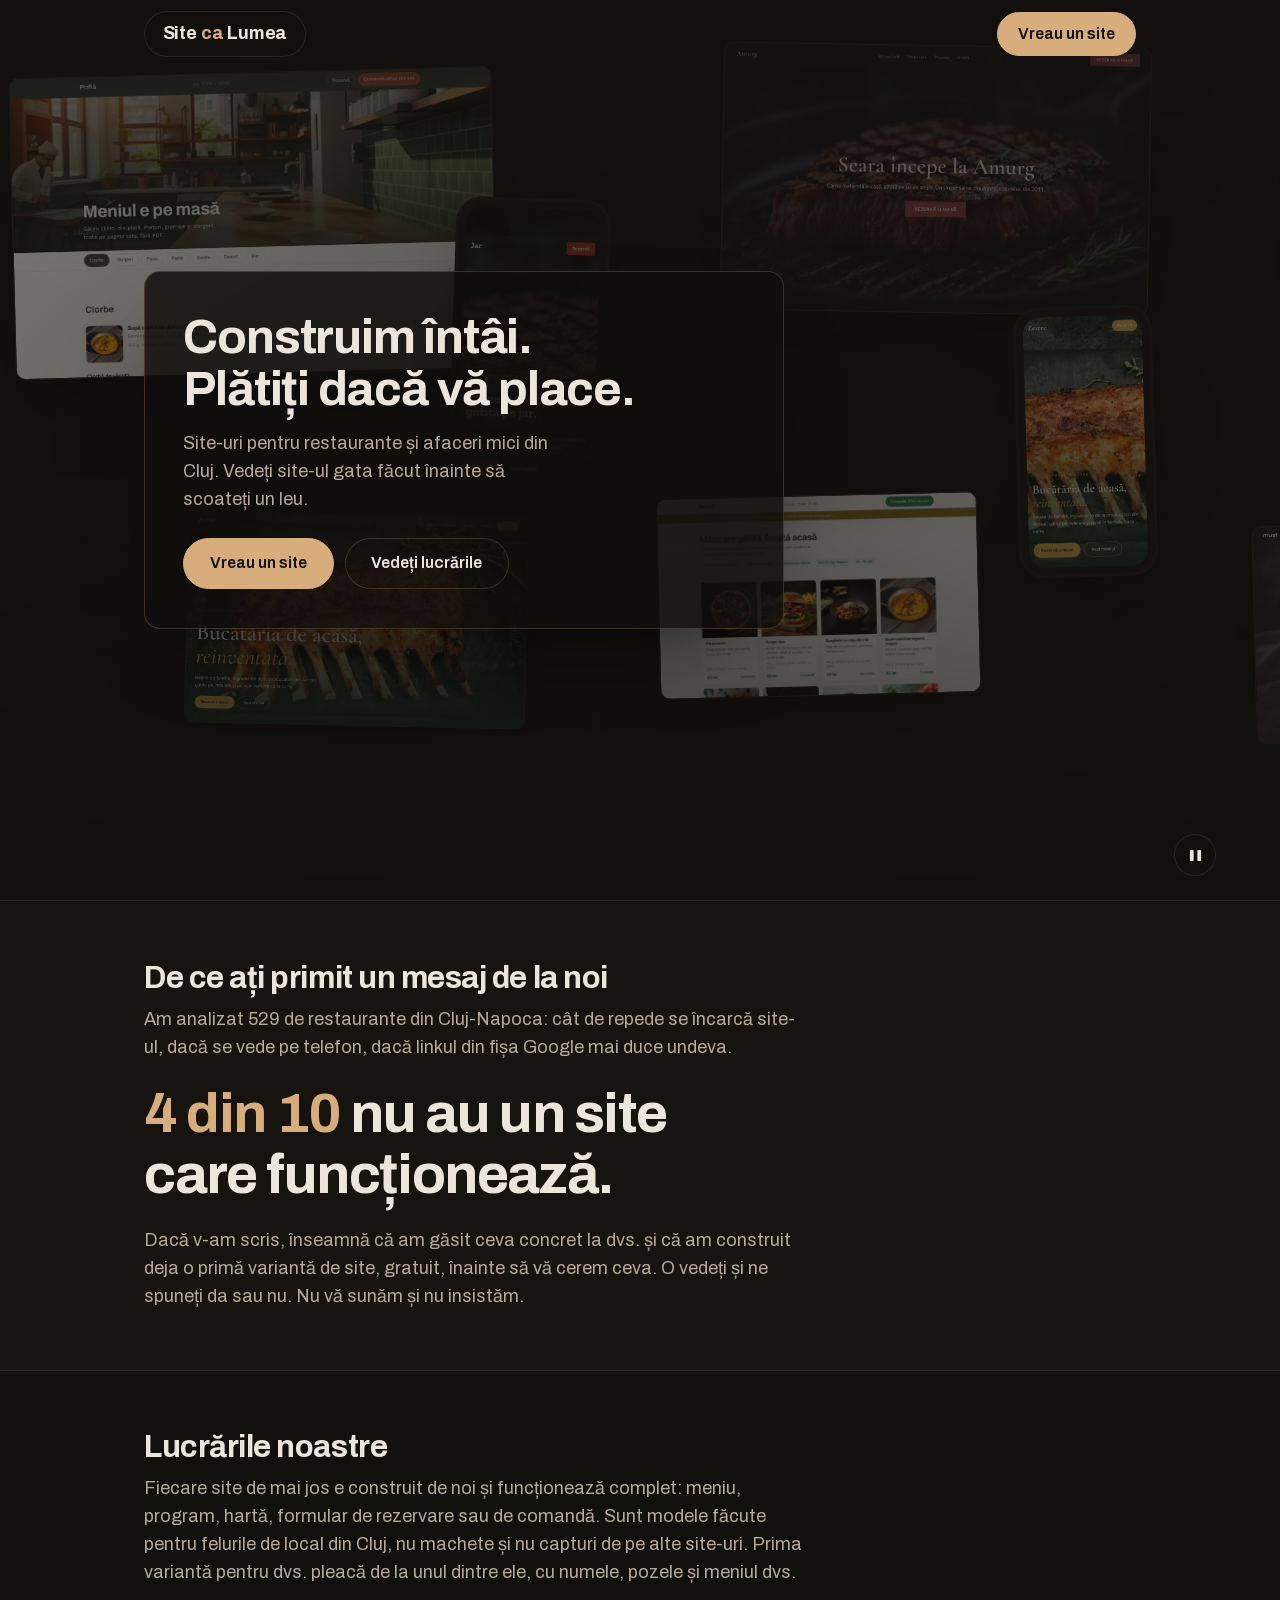
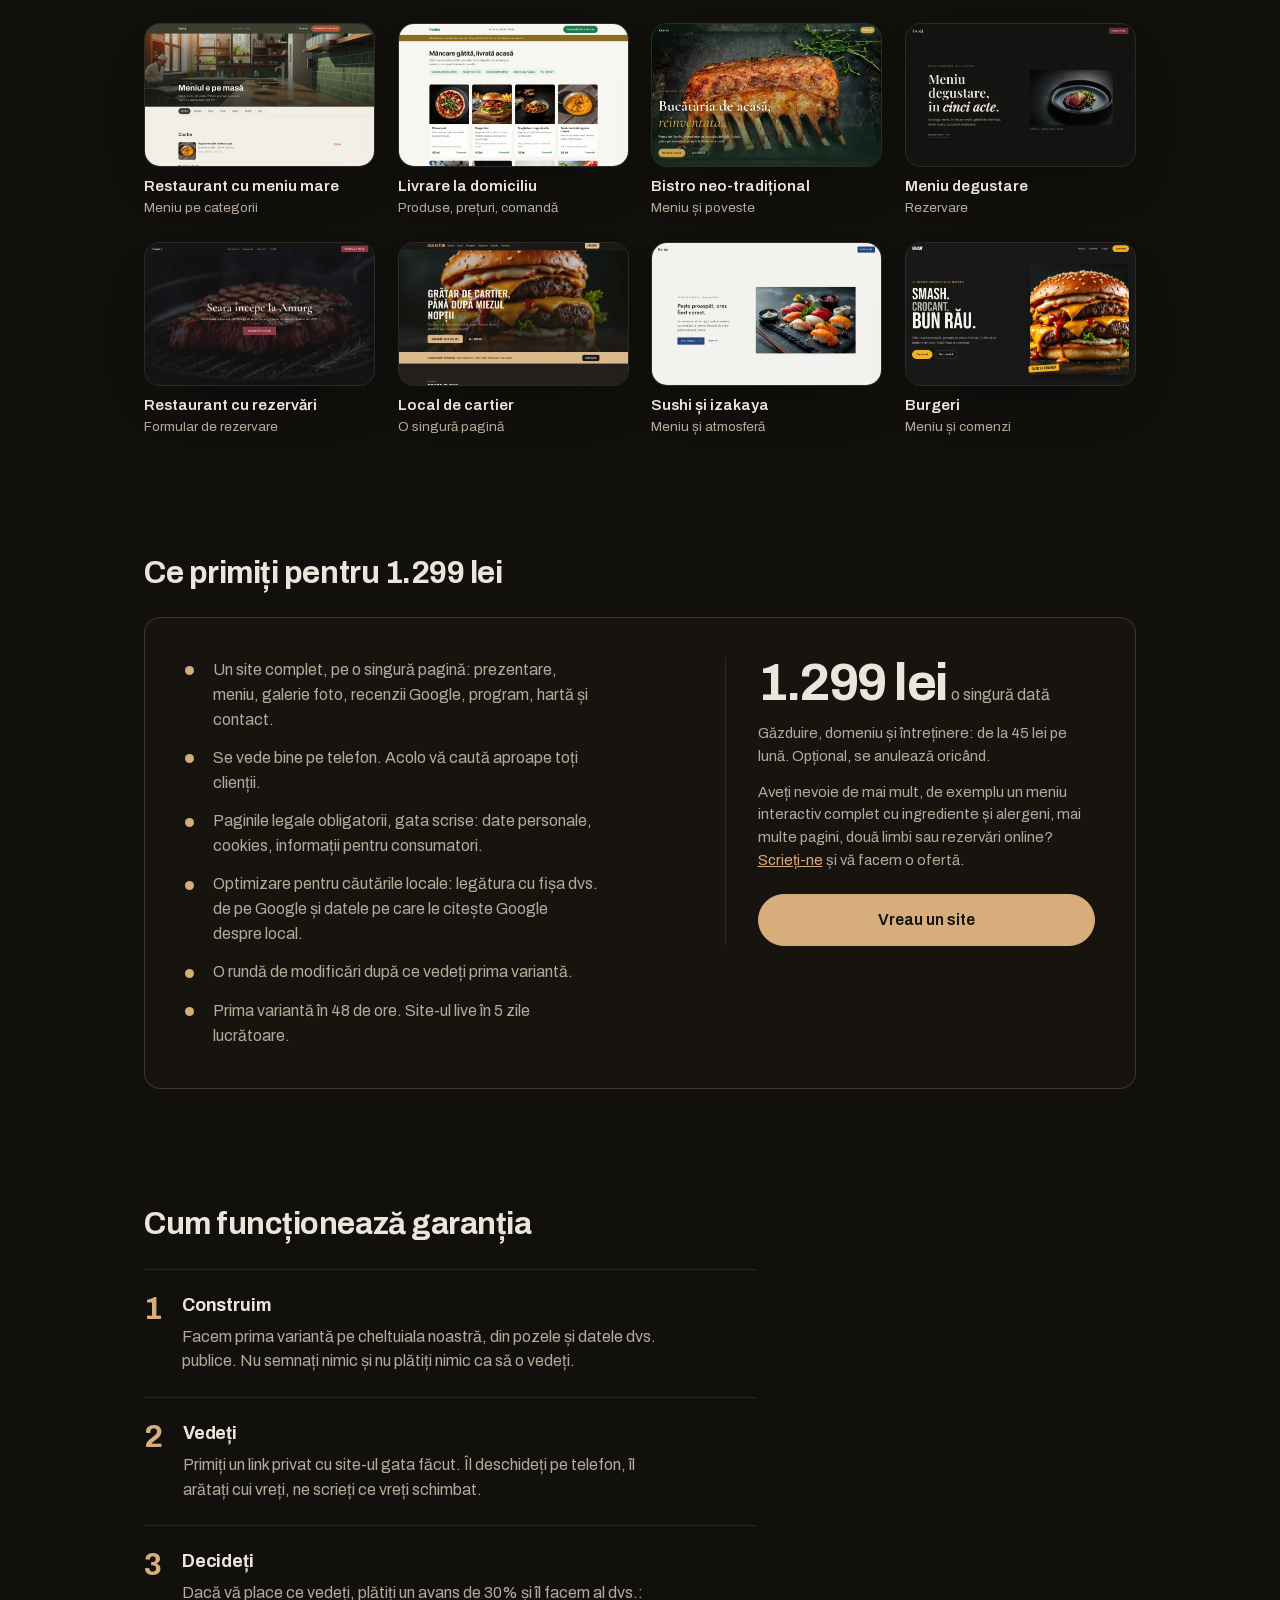
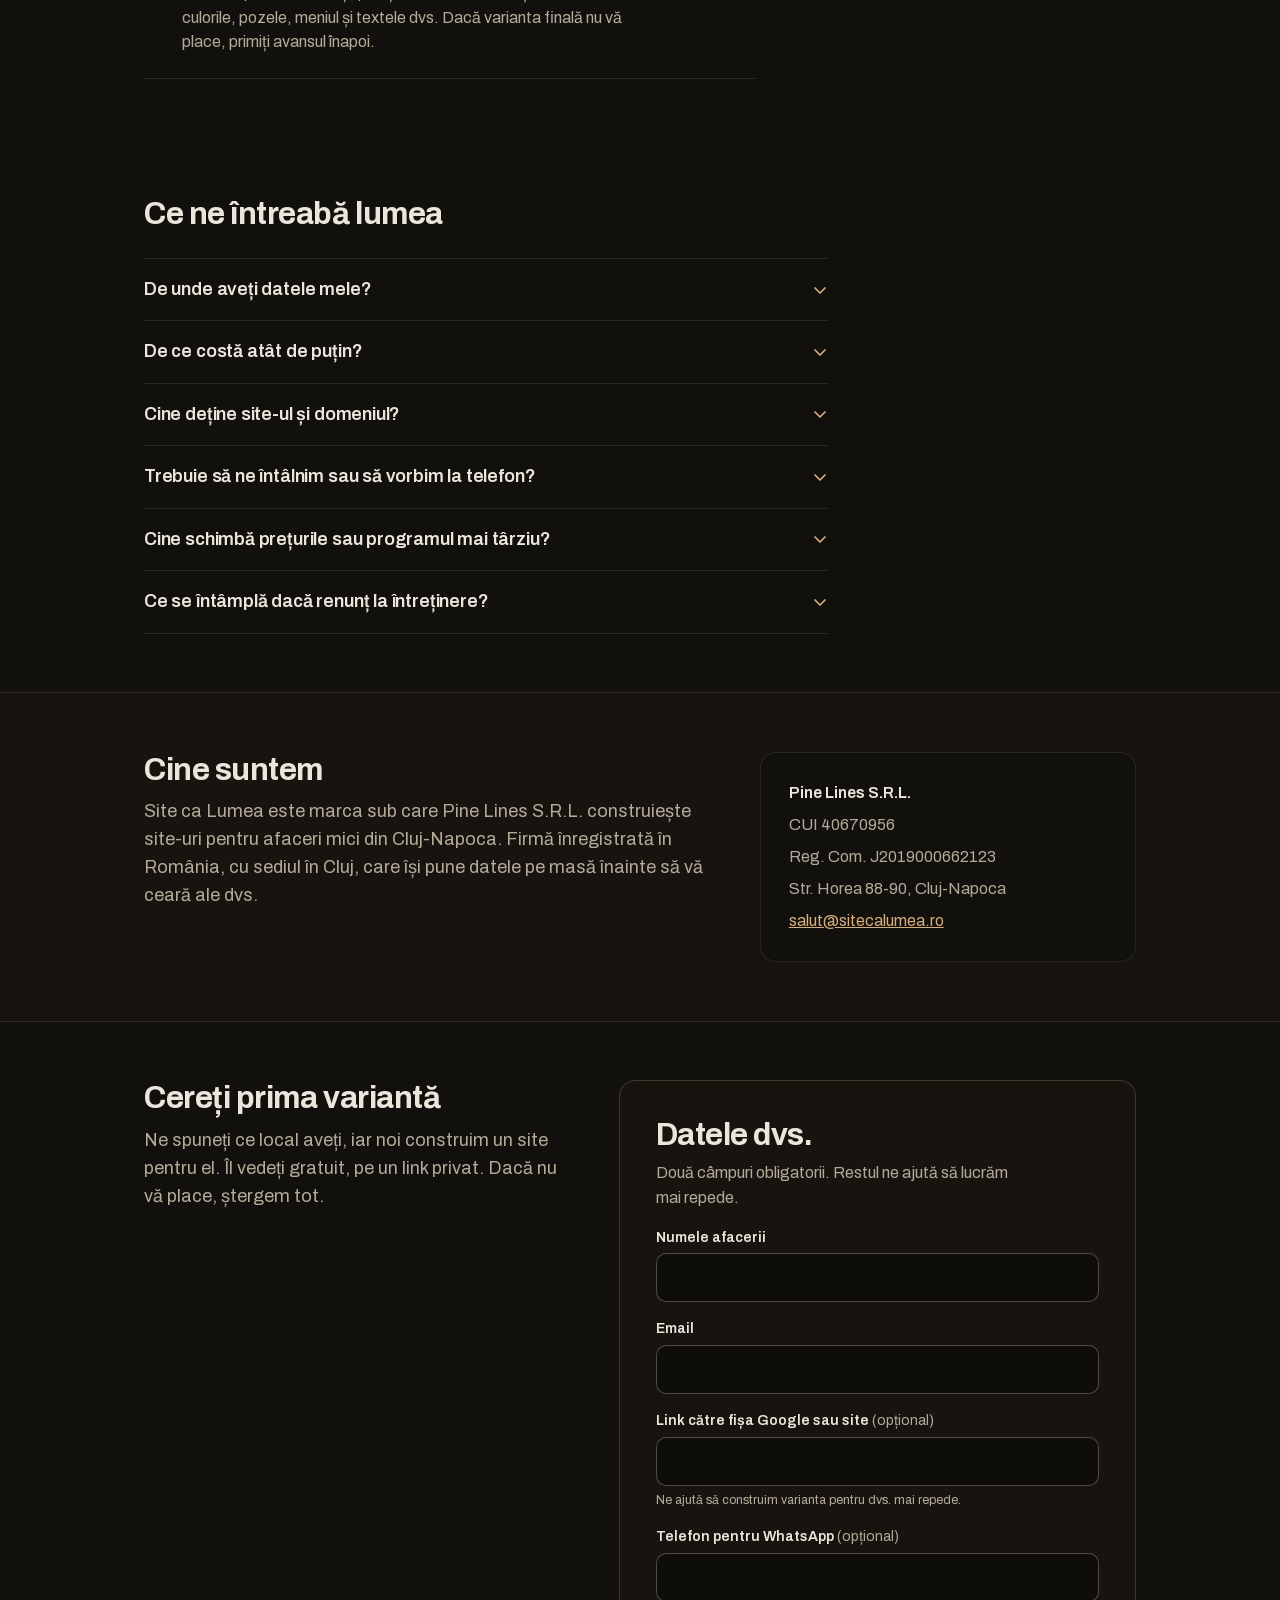
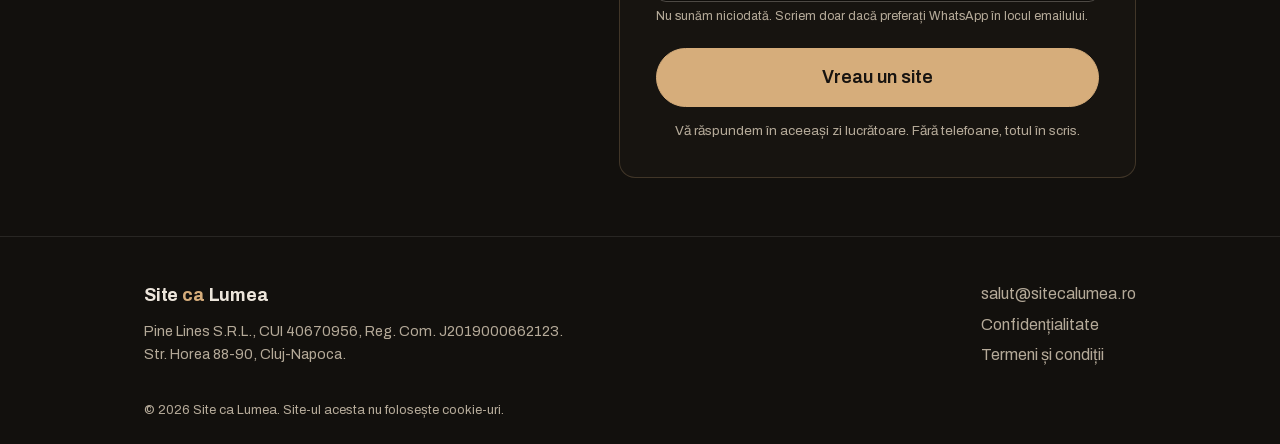
<file: index.html>
<!DOCTYPE html><html lang="ro"> <head><meta charset="utf-8"><meta name="viewport" content="width=device-width, initial-scale=1"><title>Site ca Lumea | Site-uri pentru restaurante și afaceri mici din Cluj</title><meta name="description" content="Construim site-ul întâi și îl vedeți gratuit. Plătiți doar dacă vă place ce vedeți. Site-uri rapide pentru restaurante și afaceri mici din Cluj-Napoca."><link rel="canonical" href="https://sitecalumea.ro"><link rel="preload" href="/fonts/archivo-latin.woff2" as="font" type="font/woff2" crossorigin><link rel="icon" href="/favicon.svg" type="image/svg+xml"><meta property="og:type" content="website"><meta property="og:locale" content="ro_RO"><meta property="og:site_name" content="Site ca Lumea"><meta property="og:title" content="Site ca Lumea | Site-uri pentru restaurante și afaceri mici din Cluj"><meta property="og:description" content="Construim site-ul întâi și îl vedeți gratuit. Plătiți doar dacă vă place ce vedeți. Site-uri rapide pentru restaurante și afaceri mici din Cluj-Napoca."><meta property="og:url" content="https://sitecalumea.ro"><script>
      document.documentElement.classList.add('js');
    </script><style>@font-face{font-family:Archivo;font-style:normal;font-weight:400 700;font-display:swap;src:url(/fonts/archivo-latin-ext.woff2) format("woff2");unicode-range:U+0100-02BA,U+02BD-02C5,U+02C7-02CC,U+02CE-02D7,U+02DD-02FF,U+0304,U+0308,U+0329,U+1D00-1DBF,U+1E00-1E9F,U+1EF2-1EFF,U+2020,U+20A0-20AB,U+20AD-20C0,U+2113,U+2C60-2C7F,U+A720-A7FF}@font-face{font-family:Archivo;font-style:normal;font-weight:400 700;font-display:swap;src:url(/fonts/archivo-latin.woff2) format("woff2");unicode-range:U+0000-00FF,U+0131,U+0152-0153,U+02BB-02BC,U+02C6,U+02DA,U+02DC,U+0304,U+0308,U+0329,U+2000-206F,U+20AC,U+2122,U+2191,U+2193,U+2212,U+2215,U+FEFF,U+FFFD}:root{--ink: #12100d;--ink-2: #171410;--ink-3: #1e1a15;--bone: #ece5db;--bone-dim: #b5aa99;--tan: #d6ad7b;--tan-ink: #171310;--hair: rgba(236, 229, 219, .1);--hair-tan: rgba(214, 173, 123, .22);--r-sm: 10px;--r-md: 16px;--t-hero: clamp(2.1rem, 3.4vw + 1rem, 3.5rem);--t-big: clamp(1.5rem, 1.1vw + 1.05rem, 2.05rem);--t-lead: 1.125rem;--t-body: 1rem;--wrap: 1120px;--pad: clamp(1.15rem, 5vw, 4.5rem)}*{margin:0;padding:0;box-sizing:border-box}html{scroll-behavior:smooth}body{font-family:Archivo,-apple-system,BlinkMacSystemFont,Segoe UI,Roboto,sans-serif;font-size:var(--t-body);line-height:1.55;background:var(--ink);color:var(--bone);overflow-x:clip;-webkit-font-smoothing:antialiased}img{display:block;max-width:100%}a{color:inherit}::selection{background:var(--tan);color:var(--tan-ink)}:focus-visible{outline:2px solid var(--tan);outline-offset:3px;border-radius:4px}.tan{color:var(--tan)}.wrap{max-width:var(--wrap);margin-inline:auto;padding-inline:var(--pad)}.section{padding-block:clamp(3rem,6.5vh,5rem)}.h2{font-size:var(--t-big);font-weight:700;letter-spacing:-.015em;line-height:1.14}.lead{font-size:var(--t-lead);color:var(--bone-dim);max-width:60ch;margin-top:.7rem}.btn{display:inline-block;font:inherit;font-weight:600;text-decoration:none;text-align:center;background:var(--tan);color:var(--tan-ink);border:1px solid var(--tan);cursor:pointer;border-radius:999px;padding:.78rem 1.6rem;white-space:nowrap;transition:background-color .15s ease,transform .15s ease}.btn:hover{background:#e4c093;border-color:#e4c093;transform:translateY(-1px)}.btn-ghost{background:transparent;color:var(--bone);border-color:var(--hair-tan)}.btn-ghost:hover{background:var(--ink-2);border-color:var(--tan);transform:translateY(-1px)}.skip{position:absolute;left:-9999px;top:0;z-index:20;background:var(--tan);color:var(--tan-ink);font-weight:600;padding:.6rem 1rem;border-radius:0 0 var(--r-sm) 0}.skip:focus{left:0}html.js .reveal{opacity:0;transform:translateY(18px);transition:opacity .6s ease,transform .6s ease}html.js .reveal.visible{opacity:1;transform:none}@media(prefers-reduced-motion:reduce){*,*:before,*:after{animation-duration:.01ms!important;animation-iteration-count:1!important;transition-duration:.01ms!important;scroll-behavior:auto!important}html.js .reveal{opacity:1!important;transform:none!important}}.footer[data-astro-cid-sz7xmlte]{border-top:1px solid var(--hair);padding-block:clamp(2rem,5vh,3rem) 1.5rem}.footer-inner[data-astro-cid-sz7xmlte]{display:flex;justify-content:space-between;align-items:flex-start;gap:1.5rem 2rem;flex-wrap:wrap}.wordmark[data-astro-cid-sz7xmlte]{font-weight:700;font-size:var(--t-lead);letter-spacing:-.01em;text-decoration:none}.wordmark[data-astro-cid-sz7xmlte] span[data-astro-cid-sz7xmlte]{color:var(--tan)}.footer-legal[data-astro-cid-sz7xmlte]{font-style:normal;color:var(--bone-dim);font-size:.9rem;margin-top:.6rem;line-height:1.6}.footer-meta[data-astro-cid-sz7xmlte]{display:flex;flex-direction:column;gap:.35rem;color:var(--bone-dim)}.footer-meta[data-astro-cid-sz7xmlte] a[data-astro-cid-sz7xmlte]{text-decoration:none;transition:color .15s ease}.footer-meta[data-astro-cid-sz7xmlte] a[data-astro-cid-sz7xmlte]:hover{color:var(--bone)}.footer-note[data-astro-cid-sz7xmlte]{color:var(--bone-dim);font-size:.82rem;margin-top:2rem}
.nav[data-astro-cid-dmqpwcec]{position:relative;z-index:6;height:68px;display:flex;align-items:center;justify-content:space-between;gap:1rem;padding-inline:var(--pad);max-width:var(--wrap);margin-inline:auto}.nav-overlay[data-astro-cid-dmqpwcec]{position:absolute;top:0;left:50%;transform:translate(-50%);width:100%}.wordmark[data-astro-cid-dmqpwcec]{font-weight:700;font-size:var(--t-lead);letter-spacing:-.01em;text-decoration:none}.wordmark[data-astro-cid-dmqpwcec] span[data-astro-cid-dmqpwcec]{color:var(--tan)}.nav-overlay[data-astro-cid-dmqpwcec] .wordmark[data-astro-cid-dmqpwcec]{background:#12100deb;border:1px solid var(--hair);border-radius:999px;padding:.5rem 1.1rem}.nav-cta[data-astro-cid-dmqpwcec]{padding:.55rem 1.25rem}@media(max-width:720px){.nav[data-astro-cid-dmqpwcec]{height:60px}.nav-cta[data-astro-cid-dmqpwcec]{display:none}}
</style>
<link rel="stylesheet" href="/_astro/index.C2HEy5v2.css">
<style>.hero-card[data-astro-cid-j7pv25f6]{max-width:40rem;background:#100e0bd1;border:1px solid var(--hair-tan);border-radius:var(--r-md);padding:clamp(1.5rem,3vw,2.5rem);box-shadow:0 40px 100px -55px #000000e6;backface-visibility:hidden}.hero-card[data-astro-cid-j7pv25f6] h1[data-astro-cid-j7pv25f6]{font-size:clamp(1.95rem,2.6vw + .95rem,3.05rem);font-weight:700;line-height:1.08;letter-spacing:-.025em}.hero-sub[data-astro-cid-j7pv25f6]{font-size:var(--t-lead);color:var(--bone-dim);max-width:34ch;margin-top:.9rem}.hero-cta[data-astro-cid-j7pv25f6]{display:flex;flex-wrap:wrap;gap:.7rem;margin-top:1.5rem}.explain[data-astro-cid-j7pv25f6]{background:var(--ink-2);border-block:1px solid var(--hair)}.stat[data-astro-cid-j7pv25f6]{font-size:var(--t-hero);font-weight:700;line-height:1.08;letter-spacing:-.025em;max-width:18ch;margin-block:1.4rem}.offer[data-astro-cid-j7pv25f6]{margin-top:clamp(1.25rem,3vh,1.75rem);display:grid;grid-template-columns:1.15fr .85fr;gap:clamp(1.5rem,3vw,3rem);align-items:start;background:var(--ink-2);border:1px solid var(--hair-tan);border-radius:var(--r-md);padding:clamp(1.5rem,3.2vw,2.5rem)}.incl[data-astro-cid-j7pv25f6]{list-style:none;display:grid;gap:.85rem}.incl[data-astro-cid-j7pv25f6] li[data-astro-cid-j7pv25f6]{position:relative;padding-left:1.75rem;color:var(--bone-dim);max-width:46ch}.incl[data-astro-cid-j7pv25f6] li[data-astro-cid-j7pv25f6]:before{content:"";position:absolute;left:0;top:.52em;width:9px;height:9px;border-radius:999px;background:var(--tan)}.offer-foot[data-astro-cid-j7pv25f6]{border-left:1px solid var(--hair);padding-left:clamp(1.25rem,2.5vw,2rem)}.offer-price[data-astro-cid-j7pv25f6]{font-size:clamp(2.4rem,4.5vw,3.2rem);font-weight:700;letter-spacing:-.03em;line-height:1}.offer-once[data-astro-cid-j7pv25f6]{font-size:var(--t-body);font-weight:400;color:var(--bone-dim);letter-spacing:0}.offer-note[data-astro-cid-j7pv25f6]{color:var(--bone-dim);font-size:.92rem;margin-top:.8rem}.offer-note[data-astro-cid-j7pv25f6] a[data-astro-cid-j7pv25f6]{color:var(--tan)}.offer-foot[data-astro-cid-j7pv25f6] .btn[data-astro-cid-j7pv25f6]{margin-top:1.4rem;width:100%}.steps[data-astro-cid-j7pv25f6]{list-style:none;margin-top:clamp(1.25rem,3vh,1.75rem);display:grid;gap:0;max-width:68ch}.step[data-astro-cid-j7pv25f6]{display:grid;grid-template-columns:auto 1fr;gap:1.25rem;padding-block:1.4rem;border-bottom:1px solid var(--hair)}.step[data-astro-cid-j7pv25f6]:first-child{border-top:1px solid var(--hair)}.step-idx[data-astro-cid-j7pv25f6]{font-size:var(--t-big);font-weight:700;line-height:1.1;color:var(--tan);font-variant-numeric:tabular-nums}.step[data-astro-cid-j7pv25f6] h3[data-astro-cid-j7pv25f6]{font-size:var(--t-lead);font-weight:700;letter-spacing:-.01em}.step[data-astro-cid-j7pv25f6] p[data-astro-cid-j7pv25f6]{color:var(--bone-dim);margin-top:.3rem;max-width:54ch}.who[data-astro-cid-j7pv25f6]{background:var(--ink-2);border-block:1px solid var(--hair)}.who-grid[data-astro-cid-j7pv25f6]{display:grid;grid-template-columns:1.2fr .8fr;gap:clamp(1.5rem,4vw,3.5rem);align-items:start}.ident[data-astro-cid-j7pv25f6]{font-style:normal;display:grid;gap:.45rem;color:var(--bone-dim);border:1px solid var(--hair);border-radius:var(--r-md);padding:clamp(1.25rem,2.5vw,1.75rem);background:var(--ink)}.ident[data-astro-cid-j7pv25f6] span[data-astro-cid-j7pv25f6]:first-child{color:var(--bone);font-weight:600}.ident[data-astro-cid-j7pv25f6] a[data-astro-cid-j7pv25f6]{color:var(--tan)}.order-grid[data-astro-cid-j7pv25f6]{display:grid;grid-template-columns:.9fr 1.1fr;gap:clamp(1.5rem,4vw,3.5rem);align-items:start}@media(max-width:860px){.offer[data-astro-cid-j7pv25f6],.who-grid[data-astro-cid-j7pv25f6],.order-grid[data-astro-cid-j7pv25f6]{grid-template-columns:1fr}.offer-foot[data-astro-cid-j7pv25f6]{border-left:none;border-top:1px solid var(--hair);padding-left:0;padding-top:1.4rem}}
</style></head> <body> <a class="skip" href="#continut">Sari la conținut</a>   <header class="hero" id="sus" data-astro-cid-spxqgxvg> <div class="wall" role="presentation" data-astro-cid-spxqgxvg> <div class="wall-track" data-astro-cid-spxqgxvg> <div class="wall-set" data-astro-cid-spxqgxvg> <div class="cluster cluster-a" data-astro-cid-spxqgxvg> <figure class="shot a-1" data-astro-cid-spxqgxvg> <img src="/proof/pofta-desktop.webp" alt="Site pentru un restaurant cu meniu mare, construit de noi" width="1280" height="800" decoding="async" loading="eager" fetchpriority="high" data-astro-cid-spxqgxvg> </figure><figure class="shot a-2" data-astro-cid-spxqgxvg> <img src="/proof/bistro-desktop.webp" alt="Site pentru un bistro neo-tradițional, construit de noi" width="1280" height="800" decoding="async" loading="eager" fetchpriority="high" data-astro-cid-spxqgxvg> </figure> <div class="phone a-3" data-astro-cid-spxqgxvg> <div class="phone-screen" data-astro-cid-spxqgxvg> <img src="/proof/jar-mobile.webp" alt="Site de steakhouse pe telefon" width="400" height="845" decoding="async" loading="eager" data-astro-cid-spxqgxvg> </div> </div> </div><div class="cluster cluster-b" data-astro-cid-spxqgxvg> <figure class="shot b-1" data-astro-cid-spxqgxvg> <img src="/proof/amurg-desktop.webp" alt="Site de restaurant cu formular de rezervare, construit de noi" width="1280" height="800" decoding="async" loading="lazy" data-astro-cid-spxqgxvg> </figure><figure class="shot b-2" data-astro-cid-spxqgxvg> <img src="/proof/pachet-desktop.webp" alt="Site de livrare la domiciliu, cu produse și prețuri, construit de noi" width="1280" height="800" decoding="async" loading="lazy" data-astro-cid-spxqgxvg> </figure> <div class="phone b-3" data-astro-cid-spxqgxvg> <div class="phone-screen" data-astro-cid-spxqgxvg> <img src="/proof/bistro-mobile.webp" alt="Site de bistro pe telefon, secțiunea de meniu" width="400" height="845" decoding="async" loading="lazy" data-astro-cid-spxqgxvg> </div> </div> </div><div class="cluster cluster-c" data-astro-cid-spxqgxvg> <figure class="shot c-1" data-astro-cid-spxqgxvg> <img src="/proof/foc-aluat-desktop.webp" alt="Site de pizzerie, construit de noi" width="1280" height="800" decoding="async" loading="lazy" data-astro-cid-spxqgxvg> </figure><figure class="shot c-2" data-astro-cid-spxqgxvg> <img src="/proof/must-desktop.webp" alt="Site de cramă, construit de noi" width="1280" height="800" decoding="async" loading="lazy" data-astro-cid-spxqgxvg> </figure>  </div> </div><div class="wall-set" aria-hidden="true" data-astro-cid-spxqgxvg> <div class="cluster cluster-a" data-astro-cid-spxqgxvg> <figure class="shot a-1" data-astro-cid-spxqgxvg> <img src="/proof/pofta-desktop.webp" alt width="1280" height="800" decoding="async" loading="lazy" data-astro-cid-spxqgxvg> </figure><figure class="shot a-2" data-astro-cid-spxqgxvg> <img src="/proof/bistro-desktop.webp" alt width="1280" height="800" decoding="async" loading="lazy" data-astro-cid-spxqgxvg> </figure> <div class="phone a-3" data-astro-cid-spxqgxvg> <div class="phone-screen" data-astro-cid-spxqgxvg> <img src="/proof/jar-mobile.webp" alt width="400" height="845" decoding="async" loading="lazy" data-astro-cid-spxqgxvg> </div> </div> </div><div class="cluster cluster-b" data-astro-cid-spxqgxvg> <figure class="shot b-1" data-astro-cid-spxqgxvg> <img src="/proof/amurg-desktop.webp" alt width="1280" height="800" decoding="async" loading="lazy" data-astro-cid-spxqgxvg> </figure><figure class="shot b-2" data-astro-cid-spxqgxvg> <img src="/proof/pachet-desktop.webp" alt width="1280" height="800" decoding="async" loading="lazy" data-astro-cid-spxqgxvg> </figure> <div class="phone b-3" data-astro-cid-spxqgxvg> <div class="phone-screen" data-astro-cid-spxqgxvg> <img src="/proof/bistro-mobile.webp" alt width="400" height="845" decoding="async" loading="lazy" data-astro-cid-spxqgxvg> </div> </div> </div><div class="cluster cluster-c" data-astro-cid-spxqgxvg> <figure class="shot c-1" data-astro-cid-spxqgxvg> <img src="/proof/foc-aluat-desktop.webp" alt width="1280" height="800" decoding="async" loading="lazy" data-astro-cid-spxqgxvg> </figure><figure class="shot c-2" data-astro-cid-spxqgxvg> <img src="/proof/must-desktop.webp" alt width="1280" height="800" decoding="async" loading="lazy" data-astro-cid-spxqgxvg> </figure>  </div> </div> </div> <div class="wall-veil" data-astro-cid-spxqgxvg></div> </div> <nav class="nav nav-overlay" aria-label="Navigare principală" data-astro-cid-dmqpwcec> <a class="wordmark" href="/" data-astro-cid-dmqpwcec>Site <span data-astro-cid-dmqpwcec>ca</span> Lumea</a> <a class="btn nav-cta" href="#comanda" data-astro-cid-dmqpwcec>Vreau un site</a> </nav>  <div class="hero-panel" data-astro-cid-spxqgxvg>  <div class="hero-card" data-astro-cid-j7pv25f6> <h1 data-astro-cid-j7pv25f6>Construim întâi.<br data-astro-cid-j7pv25f6>Plătiți dacă vă place.</h1> <p class="hero-sub" data-astro-cid-j7pv25f6>
Site-uri pentru restaurante și afaceri mici din Cluj. Vedeți site-ul
        gata făcut înainte să scoateți un leu.
</p> <div class="hero-cta" data-astro-cid-j7pv25f6> <a class="btn" href="#comanda" data-astro-cid-j7pv25f6>Vreau un site</a> <a class="btn btn-ghost" href="#lucrari" data-astro-cid-j7pv25f6>Vedeți lucrările</a> </div> </div>  </div> <button class="wall-toggle" type="button" hidden aria-pressed="false" data-wall-toggle aria-label="Oprește mișcarea imaginilor" data-astro-cid-spxqgxvg> <svg class="icon-pause" viewBox="0 0 14 14" aria-hidden="true" data-astro-cid-spxqgxvg><rect x="1" y="1" width="4" height="12" rx="1" data-astro-cid-spxqgxvg></rect><rect x="9" y="1" width="4" height="12" rx="1" data-astro-cid-spxqgxvg></rect></svg> <svg class="icon-play" viewBox="0 0 14 14" aria-hidden="true" data-astro-cid-spxqgxvg><path d="M3 1.5v11a1 1 0 0 0 1.5.87l9-5.5a1 1 0 0 0 0-1.74l-9-5.5A1 1 0 0 0 3 1.5z" data-astro-cid-spxqgxvg></path></svg> </button> </header>  <script>
  (function () {
    var hero = document.querySelector('.hero');
    var toggle = document.querySelector('[data-wall-toggle]');
    if (!hero || !toggle) return;
    if (window.matchMedia('(prefers-reduced-motion: reduce)').matches) return;
    toggle.hidden = false;
    toggle.addEventListener('click', function () {
      var paused = hero.classList.toggle('pan-paused');
      toggle.setAttribute('aria-pressed', String(paused));
      toggle.setAttribute('aria-label', paused ? 'Pornește mișcarea imaginilor' : 'Oprește mișcarea imaginilor');
    });
  })();
</script> <main id="continut" data-astro-cid-j7pv25f6> <!-- The question a cold-contacted owner actually arrived with. --> <section class="section explain" aria-labelledby="de-ce" data-astro-cid-j7pv25f6> <div class="wrap" data-astro-cid-j7pv25f6> <h2 id="de-ce" class="h2 reveal" data-astro-cid-j7pv25f6>De ce ați primit un mesaj de la noi</h2> <p class="lead reveal" data-astro-cid-j7pv25f6>
Am analizat 529 de restaurante din Cluj-Napoca: cât de
          repede se încarcă site-ul, dacă se vede pe telefon, dacă linkul din fișa
          Google mai duce undeva.
</p> <p class="stat reveal" data-astro-cid-j7pv25f6> <span class="tan" data-astro-cid-j7pv25f6>4 din 10</span> nu au un site care funcționează.
</p> <p class="lead reveal" data-astro-cid-j7pv25f6>
Dacă v-am scris, înseamnă că am găsit ceva concret la dvs. și că am
          construit deja o primă variantă de site, gratuit, înainte să vă cerem
          ceva. O vedeți și ne spuneți da sau nu. Nu vă sunăm și nu insistăm.
</p> </div> </section> <section class="section proof" aria-labelledby="lucrari" data-astro-cid-szoxjj3c> <div class="wrap" data-astro-cid-szoxjj3c> <h2 id="lucrari" class="h2 reveal" data-astro-cid-szoxjj3c>Lucrările noastre</h2> <p class="lead reveal" data-astro-cid-szoxjj3c>
Fiecare site de mai jos e construit de noi și funcționează complet: meniu,
      program, hartă, formular de rezervare sau de comandă. Sunt modele făcute
      pentru felurile de local din Cluj, nu machete și nu capturi de pe alte
      site-uri. Prima variantă pentru dvs. pleacă de la unul dintre ele, cu
      numele, pozele și meniul dvs.
</p> <ul class="grid reveal" aria-label="Exemple de site-uri construite de noi" data-astro-cid-szoxjj3c> <li class="cap" data-astro-cid-szoxjj3c> <figure data-astro-cid-szoxjj3c> <div class="cap-shot" data-astro-cid-szoxjj3c> <img src="/proof/pofta-desktop-strip.webp" alt="Site cu meniu mare, împărțit pe categorii" width="900" height="563" loading="lazy" decoding="async" data-astro-cid-szoxjj3c> </div> <figcaption data-astro-cid-szoxjj3c> <span class="cap-name" data-astro-cid-szoxjj3c>Restaurant cu meniu mare</span> <span class="cap-note" data-astro-cid-szoxjj3c>Meniu pe categorii</span> </figcaption> </figure> </li><li class="cap" data-astro-cid-szoxjj3c> <figure data-astro-cid-szoxjj3c> <div class="cap-shot" data-astro-cid-szoxjj3c> <img src="/proof/pachet-desktop-strip.webp" alt="Site de livrare, cu produse și reguli de livrare" width="900" height="563" loading="lazy" decoding="async" data-astro-cid-szoxjj3c> </div> <figcaption data-astro-cid-szoxjj3c> <span class="cap-name" data-astro-cid-szoxjj3c>Livrare la domiciliu</span> <span class="cap-note" data-astro-cid-szoxjj3c>Produse, prețuri, comandă</span> </figcaption> </figure> </li><li class="cap" data-astro-cid-szoxjj3c> <figure data-astro-cid-szoxjj3c> <div class="cap-shot" data-astro-cid-szoxjj3c> <img src="/proof/bistro-desktop-strip.webp" alt="Site pentru un bistro neo-tradițional" width="900" height="563" loading="lazy" decoding="async" data-astro-cid-szoxjj3c> </div> <figcaption data-astro-cid-szoxjj3c> <span class="cap-name" data-astro-cid-szoxjj3c>Bistro neo-tradițional</span> <span class="cap-note" data-astro-cid-szoxjj3c>Meniu și poveste</span> </figcaption> </figure> </li><li class="cap" data-astro-cid-szoxjj3c> <figure data-astro-cid-szoxjj3c> <div class="cap-shot" data-astro-cid-szoxjj3c> <img src="/proof/ospat-desktop-strip.webp" alt="Site pentru un restaurant cu meniu degustare" width="900" height="563" loading="lazy" decoding="async" data-astro-cid-szoxjj3c> </div> <figcaption data-astro-cid-szoxjj3c> <span class="cap-name" data-astro-cid-szoxjj3c>Meniu degustare</span> <span class="cap-note" data-astro-cid-szoxjj3c>Rezervare</span> </figcaption> </figure> </li><li class="cap" data-astro-cid-szoxjj3c> <figure data-astro-cid-szoxjj3c> <div class="cap-shot" data-astro-cid-szoxjj3c> <img src="/proof/amurg-desktop-strip.webp" alt="Site de restaurant cu formular de rezervare" width="900" height="563" loading="lazy" decoding="async" data-astro-cid-szoxjj3c> </div> <figcaption data-astro-cid-szoxjj3c> <span class="cap-name" data-astro-cid-szoxjj3c>Restaurant cu rezervări</span> <span class="cap-note" data-astro-cid-szoxjj3c>Formular de rezervare</span> </figcaption> </figure> </li><li class="cap" data-astro-cid-szoxjj3c> <figure data-astro-cid-szoxjj3c> <div class="cap-shot" data-astro-cid-szoxjj3c> <img src="/proof/cuib-gratar-desktop-strip.webp" alt="Site pentru un local de cartier" width="900" height="563" loading="lazy" decoding="async" data-astro-cid-szoxjj3c> </div> <figcaption data-astro-cid-szoxjj3c> <span class="cap-name" data-astro-cid-szoxjj3c>Local de cartier</span> <span class="cap-note" data-astro-cid-szoxjj3c>O singură pagină</span> </figcaption> </figure> </li><li class="cap" data-astro-cid-szoxjj3c> <figure data-astro-cid-szoxjj3c> <div class="cap-shot" data-astro-cid-szoxjj3c> <img src="/proof/kaido-desktop-strip.webp" alt="Site pentru un local de sushi" width="900" height="563" loading="lazy" decoding="async" data-astro-cid-szoxjj3c> </div> <figcaption data-astro-cid-szoxjj3c> <span class="cap-name" data-astro-cid-szoxjj3c>Sushi și izakaya</span> <span class="cap-note" data-astro-cid-szoxjj3c>Meniu și atmosferă</span> </figcaption> </figure> </li><li class="cap" data-astro-cid-szoxjj3c> <figure data-astro-cid-szoxjj3c> <div class="cap-shot" data-astro-cid-szoxjj3c> <img src="/proof/grasu-desktop-strip.webp" alt="Site pentru un local de burgeri" width="900" height="563" loading="lazy" decoding="async" data-astro-cid-szoxjj3c> </div> <figcaption data-astro-cid-szoxjj3c> <span class="cap-name" data-astro-cid-szoxjj3c>Burgeri</span> <span class="cap-note" data-astro-cid-szoxjj3c>Meniu și comenzi</span> </figcaption> </figure> </li> </ul> </div> </section>  <!-- What 1.299 lei actually buys. The old page named the price and stopped. --> <section class="section offer-sec" aria-labelledby="pret" data-astro-cid-j7pv25f6> <div class="wrap" data-astro-cid-j7pv25f6> <h2 id="pret" class="h2 reveal" data-astro-cid-j7pv25f6>Ce primiți pentru 1.299 lei</h2> <div class="offer reveal" data-astro-cid-j7pv25f6> <ul class="incl" data-astro-cid-j7pv25f6> <li data-astro-cid-j7pv25f6>Un site complet, pe o singură pagină: prezentare, meniu, galerie foto, recenzii Google, program, hartă și contact.</li><li data-astro-cid-j7pv25f6>Se vede bine pe telefon. Acolo vă caută aproape toți clienții.</li><li data-astro-cid-j7pv25f6>Paginile legale obligatorii, gata scrise: date personale, cookies, informații pentru consumatori.</li><li data-astro-cid-j7pv25f6>Optimizare pentru căutările locale: legătura cu fișa dvs. de pe Google și datele pe care le citește Google despre local.</li><li data-astro-cid-j7pv25f6>O rundă de modificări după ce vedeți prima variantă.</li><li data-astro-cid-j7pv25f6>Prima variantă în 48 de ore. Site-ul live în 5 zile lucrătoare.</li> </ul> <div class="offer-foot" data-astro-cid-j7pv25f6> <p class="offer-price" data-astro-cid-j7pv25f6>1.299 lei<span class="offer-once" data-astro-cid-j7pv25f6> o singură dată</span></p> <p class="offer-note" data-astro-cid-j7pv25f6>
Găzduire, domeniu și întreținere: de la 45 lei pe lună.
              Opțional, se anulează oricând.
</p> <p class="offer-note" data-astro-cid-j7pv25f6>
Aveți nevoie de mai mult, de exemplu un meniu interactiv complet
              cu ingrediente și alergeni, mai multe pagini, două limbi
              sau rezervări online? <a href="mailto:salut@sitecalumea.ro" data-astro-cid-j7pv25f6>Scrieți-ne</a> și
              vă facem o ofertă.
</p> <a class="btn" href="#comanda" data-astro-cid-j7pv25f6>Vreau un site</a> </div> </div> </div> </section> <!-- The guarantee as a mechanism, not a slogan repeated four times. --> <section class="section how" aria-labelledby="garantie" data-astro-cid-j7pv25f6> <div class="wrap" data-astro-cid-j7pv25f6> <h2 id="garantie" class="h2 reveal" data-astro-cid-j7pv25f6>Cum funcționează garanția</h2> <ol class="steps" data-astro-cid-j7pv25f6> <li class="step reveal" data-astro-cid-j7pv25f6> <span class="step-idx" aria-hidden="true" data-astro-cid-j7pv25f6>1</span> <div data-astro-cid-j7pv25f6> <h3 data-astro-cid-j7pv25f6>Construim</h3> <p data-astro-cid-j7pv25f6>Facem prima variantă pe cheltuiala noastră, din pozele și datele dvs. publice. Nu semnați nimic și nu plătiți nimic ca să o vedeți.</p> </div> </li><li class="step reveal" data-astro-cid-j7pv25f6> <span class="step-idx" aria-hidden="true" data-astro-cid-j7pv25f6>2</span> <div data-astro-cid-j7pv25f6> <h3 data-astro-cid-j7pv25f6>Vedeți</h3> <p data-astro-cid-j7pv25f6>Primiți un link privat cu site-ul gata făcut. Îl deschideți pe telefon, îl arătați cui vreți, ne scrieți ce vreți schimbat.</p> </div> </li><li class="step reveal" data-astro-cid-j7pv25f6> <span class="step-idx" aria-hidden="true" data-astro-cid-j7pv25f6>3</span> <div data-astro-cid-j7pv25f6> <h3 data-astro-cid-j7pv25f6>Decideți</h3> <p data-astro-cid-j7pv25f6>Dacă vă place ce vedeți, plătiți un avans de 30% și îl facem al dvs.: culorile, pozele, meniul și textele dvs. Dacă varianta finală nu vă place, primiți avansul înapoi.</p> </div> </li> </ol> </div> </section> <section class="section faq" aria-labelledby="intrebari" data-astro-cid-z6gx6xcw> <div class="wrap" data-astro-cid-z6gx6xcw> <h2 id="intrebari" class="h2 reveal" data-astro-cid-z6gx6xcw>Ce ne întreabă lumea</h2> <div class="faq-list reveal" data-astro-cid-z6gx6xcw> <details class="faq-item" data-astro-cid-z6gx6xcw> <summary data-astro-cid-z6gx6xcw> <span data-astro-cid-z6gx6xcw>De unde aveți datele mele?</span> <svg class="chev" viewBox="0 0 16 16" aria-hidden="true" data-astro-cid-z6gx6xcw> <path d="M3 6l5 5 5-5" fill="none" stroke="currentColor" stroke-width="1.75" stroke-linecap="round" stroke-linejoin="round" data-astro-cid-z6gx6xcw></path> </svg> </summary> <p data-astro-cid-z6gx6xcw>Din surse publice: fișa dvs. de pe Google Maps și pagina de Facebook. Nu cumpărăm liste. Dacă nu vreți să vă mai scriem, răspundeți cu „stop” și vă scoatem definitiv din listă, pe toate canalele.</p> </details><details class="faq-item" data-astro-cid-z6gx6xcw> <summary data-astro-cid-z6gx6xcw> <span data-astro-cid-z6gx6xcw>De ce costă atât de puțin?</span> <svg class="chev" viewBox="0 0 16 16" aria-hidden="true" data-astro-cid-z6gx6xcw> <path d="M3 6l5 5 5-5" fill="none" stroke="currentColor" stroke-width="1.75" stroke-linecap="round" stroke-linejoin="round" data-astro-cid-z6gx6xcw></path> </svg> </summary> <p data-astro-cid-z6gx6xcw>Pentru că nu pornim de la zero de fiecare dată și pentru că site-urile pe care le facem sunt statice: fără platforme complicate în spate, fără abonamente scumpe la programe, fără costuri de întreținere pentru noi. Lucrăm cu afaceri mici din Cluj și facem multe site-uri asemănătoare, bine. Asta ține prețul jos, nu calitatea.</p> </details><details class="faq-item" data-astro-cid-z6gx6xcw> <summary data-astro-cid-z6gx6xcw> <span data-astro-cid-z6gx6xcw>Cine deține site-ul și domeniul?</span> <svg class="chev" viewBox="0 0 16 16" aria-hidden="true" data-astro-cid-z6gx6xcw> <path d="M3 6l5 5 5-5" fill="none" stroke="currentColor" stroke-width="1.75" stroke-linecap="round" stroke-linejoin="round" data-astro-cid-z6gx6xcw></path> </svg> </summary> <p data-astro-cid-z6gx6xcw>Dvs. Domeniul se înregistrează pe firma dvs., iar site-ul vă aparține. Dacă plecați de la noi, primiți tot: fișierele site-ului și accesul la domeniu. Nu blocăm nimic.</p> </details><details class="faq-item" data-astro-cid-z6gx6xcw> <summary data-astro-cid-z6gx6xcw> <span data-astro-cid-z6gx6xcw>Trebuie să ne întâlnim sau să vorbim la telefon?</span> <svg class="chev" viewBox="0 0 16 16" aria-hidden="true" data-astro-cid-z6gx6xcw> <path d="M3 6l5 5 5-5" fill="none" stroke="currentColor" stroke-width="1.75" stroke-linecap="round" stroke-linejoin="round" data-astro-cid-z6gx6xcw></path> </svg> </summary> <p data-astro-cid-z6gx6xcw>Nu, și nu este o scăpare, ci felul în care lucrăm. Totul se face în scris, pe email sau WhatsApp, la ora la care vă convine dvs. Rămâne și o urmă scrisă a fiecărei cereri. Dacă preferați să discutați la telefon, probabil nu suntem potriviți pentru dvs.</p> </details><details class="faq-item" data-astro-cid-z6gx6xcw> <summary data-astro-cid-z6gx6xcw> <span data-astro-cid-z6gx6xcw>Cine schimbă prețurile sau programul mai târziu?</span> <svg class="chev" viewBox="0 0 16 16" aria-hidden="true" data-astro-cid-z6gx6xcw> <path d="M3 6l5 5 5-5" fill="none" stroke="currentColor" stroke-width="1.75" stroke-linecap="round" stroke-linejoin="round" data-astro-cid-z6gx6xcw></path> </svg> </summary> <p data-astro-cid-z6gx6xcw>Noi. Planul de întreținere, de la 45 lei pe lună, include modificările de conținut: prețuri, program, poze, anunțuri de sărbători. Nu trebuie să învățați niciun program.</p> </details><details class="faq-item" data-astro-cid-z6gx6xcw> <summary data-astro-cid-z6gx6xcw> <span data-astro-cid-z6gx6xcw>Ce se întâmplă dacă renunț la întreținere?</span> <svg class="chev" viewBox="0 0 16 16" aria-hidden="true" data-astro-cid-z6gx6xcw> <path d="M3 6l5 5 5-5" fill="none" stroke="currentColor" stroke-width="1.75" stroke-linecap="round" stroke-linejoin="round" data-astro-cid-z6gx6xcw></path> </svg> </summary> <p data-astro-cid-z6gx6xcw>Site-ul rămâne al dvs. și continuă să funcționeze. Primiți fișierele și domeniul, iar noi ne oprim din facturat. Se poate anula oricând, fără perioadă minimă.</p> </details> </div> </div> </section>  <!-- Company identity. The single strongest signal for this audience, and
         the thing the previous version dropped when it left the placeholder. --> <section class="section who" aria-labelledby="cine" data-astro-cid-j7pv25f6> <div class="wrap who-grid" data-astro-cid-j7pv25f6> <div class="reveal" data-astro-cid-j7pv25f6> <h2 id="cine" class="h2" data-astro-cid-j7pv25f6>Cine suntem</h2> <p class="lead" data-astro-cid-j7pv25f6>
Site ca Lumea este marca sub care Pine Lines S.R.L. construiește
            site-uri pentru afaceri mici din Cluj-Napoca. Firmă înregistrată în
            România, cu sediul în Cluj, care își pune datele pe masă înainte să
            vă ceară ale dvs.
</p> </div> <address class="ident reveal" data-astro-cid-j7pv25f6> <span data-astro-cid-j7pv25f6>Pine Lines S.R.L.</span> <span data-astro-cid-j7pv25f6>CUI 40670956</span> <span data-astro-cid-j7pv25f6>Reg. Com. J2019000662123</span> <span data-astro-cid-j7pv25f6>Str. Horea 88-90, Cluj-Napoca</span> <a href="mailto:salut@sitecalumea.ro" data-astro-cid-j7pv25f6>salut@sitecalumea.ro</a> </address> </div> </section> <section class="section order-sec" aria-labelledby="cereti" data-astro-cid-j7pv25f6> <div class="wrap order-grid" data-astro-cid-j7pv25f6> <div class="reveal" data-astro-cid-j7pv25f6> <h2 id="cereti" class="h2" data-astro-cid-j7pv25f6>Cereți prima variantă</h2> <p class="lead" data-astro-cid-j7pv25f6>
Ne spuneți ce local aveți, iar noi construim un site pentru el. Îl
            vedeți gratuit, pe un link privat. Dacă nu vă place, ștergem tot.
</p> </div> <form class="order-form" id="comanda" action="https://hook.eu2.make.com/o4929mr72ixugv85xeehsudezo6d27fu" method="post" data-order-form data-astro-cid-emris2kd><h2 class="form-title" data-astro-cid-emris2kd>Datele dvs.</h2><p class="form-blurb" data-astro-cid-emris2kd>Două câmpuri obligatorii. Restul ne ajută să lucrăm mai repede.</p><div class="field" data-astro-cid-emris2kd><label for="comanda-afacere" data-astro-cid-emris2kd>Numele afacerii</label><input id="comanda-afacere" name="afacere" type="text" autocomplete="organization" required data-astro-cid-emris2kd></div><div class="field" data-astro-cid-emris2kd><label for="comanda-email" data-astro-cid-emris2kd>Email</label><input id="comanda-email" name="email" type="email" autocomplete="email" required data-astro-cid-emris2kd></div><div class="field" data-astro-cid-emris2kd><label for="comanda-link" data-astro-cid-emris2kd>
Link către fișa Google sau site <span class="opt" data-astro-cid-emris2kd>(opțional)</span></label><input id="comanda-link" name="link" type="text" inputmode="url" aria-describedby="comanda-link-hint" data-astro-cid-emris2kd><span class="hint" id="comanda-link-hint" data-astro-cid-emris2kd>Ne ajută să construim varianta pentru dvs. mai repede.</span></div><div class="field" data-astro-cid-emris2kd><label for="comanda-telefon" data-astro-cid-emris2kd>
Telefon pentru WhatsApp <span class="opt" data-astro-cid-emris2kd>(opțional)</span></label><input id="comanda-telefon" name="telefon" type="tel" autocomplete="tel" aria-describedby="comanda-tel-hint" data-astro-cid-emris2kd><span class="hint" id="comanda-tel-hint" data-astro-cid-emris2kd>
Nu sunăm niciodată. Scriem doar dacă preferați WhatsApp în locul emailului.
</span></div><div class="trap" aria-hidden="true" data-astro-cid-emris2kd><label for="comanda-companie" data-astro-cid-emris2kd>Companie</label><input id="comanda-companie" name="companie" type="text" tabindex="-1" autocomplete="off" data-astro-cid-emris2kd></div><input type="hidden" name="incarcat" value="" data-loaded-at data-astro-cid-emris2kd><input type="hidden" name="sursa" value="site:/ (vetting)" data-astro-cid-emris2kd><input type="hidden" name="referinta" value="" data-referrer data-astro-cid-emris2kd><button class="btn form-submit" type="submit" data-astro-cid-emris2kd>Vreau un site</button><p class="form-foot" data-astro-cid-emris2kd>
Vă răspundem în aceeași zi lucrătoare. Fără telefoane, totul în scris.
</p><p class="form-error" data-form-error hidden role="alert" data-astro-cid-emris2kd>
Formularul nu a putut fi trimis. Scrieți-ne direct la
<a href="mailto:salut@sitecalumea.ro" data-astro-cid-emris2kd>salut@sitecalumea.ro</a> și vă răspundem la fel de repede.
</p><noscript><p class="form-foot" data-astro-cid-emris2kd>
Dacă butonul nu funcționează, scrieți-ne la <a href="mailto:salut@sitecalumea.ro" data-astro-cid-emris2kd>salut@sitecalumea.ro</a>.
</p></noscript></form><script>
  (function () {
    var forms = document.querySelectorAll('[data-order-form]');
    if (!forms.length) return;

    Array.prototype.forEach.call(forms, function (form) {
      var loaded = form.querySelector('[data-loaded-at]');
      var ref = form.querySelector('[data-referrer]');
      if (loaded) loaded.value = String(Date.now());
      if (ref) {
        // Where the visitor actually came from, plus any campaign params.
        // Recorded server-side in Make, never stored in the browser.
        var params = window.location.search || '';
        ref.value = (document.referrer || 'direct') + (params ? ' ' + params : '');
      }

      form.addEventListener('submit', function (event) {
        var action = form.getAttribute('action') || '';
        // Endpoint not configured yet: let the native POST fail loudly in dev
        // rather than silently pretending the lead was captured.
        if (action.indexOf('REPLACE_ME') !== -1) return;

        event.preventDefault();

        var errorBox = form.querySelector('[data-form-error]');
        var button = form.querySelector('button[type=submit]');
        if (errorBox) errorBox.hidden = true;
        if (button) {
          button.disabled = true;
          button.textContent = 'Se trimite...';
        }

        fetch(action, { method: 'POST', body: new FormData(form) })
          .then(function (res) {
            if (!res.ok) throw new Error(String(res.status));
            // Per-form, because the intake form posts to the same webhook but
            // must not land on a page that says "we will build you a demo".
            window.location.href = form.getAttribute('data-success') || '/multumim';
          })
          .catch(function () {
            if (errorBox) errorBox.hidden = false;
            if (button) {
              button.disabled = false;
              button.textContent = 'Vreau un site';
            }
          });
      });
    });
  })();
</script> </div> </section> </main> <div class="sticky-cta" data-sticky-cta data-astro-cid-544d75lg> <span class="sticky-note" data-astro-cid-544d75lg>Plătiți doar dacă vă place</span> <a class="btn" href="#comanda" data-astro-cid-544d75lg>Vreau un site</a> </div>  <script>
  (function () {
    var bar = document.querySelector('[data-sticky-cta]');
    if (!bar || !('IntersectionObserver' in window)) return;

    // Show it once the visitor has moved past the hero, hide it again while any
    // form is on screen so the bar never covers the thing it points at.
    var pastHero = false;
    var formsOnScreen = 0;

    function sync() {
      bar.classList.toggle('visible', pastHero && formsOnScreen === 0);
    }

    var hero = document.querySelector('.hero') || document.querySelector('main > *');
    if (hero) {
      new IntersectionObserver(
        function (entries) {
          pastHero = !entries[0].isIntersecting;
          sync();
        },
        { threshold: 0 }
      ).observe(hero);
    }

    var formObserver = new IntersectionObserver(
      function (entries) {
        entries.forEach(function (e) {
          formsOnScreen += e.isIntersecting ? 1 : -1;
        });
        if (formsOnScreen < 0) formsOnScreen = 0;
        sync();
      },
      { threshold: 0.25 }
    );
    document.querySelectorAll('[data-order-form]').forEach(function (f) {
      formObserver.observe(f);
    });
  })();
</script>  <footer class="footer" data-astro-cid-sz7xmlte> <div class="wrap footer-inner" data-astro-cid-sz7xmlte> <div class="footer-brand" data-astro-cid-sz7xmlte> <a class="wordmark" href="/" data-astro-cid-sz7xmlte>Site <span data-astro-cid-sz7xmlte>ca</span> Lumea</a> <address class="footer-legal" data-astro-cid-sz7xmlte> Pine Lines S.R.L., CUI 40670956, Reg. Com. J2019000662123.<br data-astro-cid-sz7xmlte> Str. Horea 88-90, Cluj-Napoca.
</address> </div> <div class="footer-meta" data-astro-cid-sz7xmlte> <a href="mailto:salut@sitecalumea.ro" data-astro-cid-sz7xmlte>salut@sitecalumea.ro</a>  <a href="/confidentialitate" data-astro-cid-sz7xmlte>Confidențialitate</a> <a href="/termeni" data-astro-cid-sz7xmlte>Termeni și condiții</a> </div> </div> <p class="wrap footer-note" data-astro-cid-sz7xmlte>© 2026 Site ca Lumea. Site-ul acesta nu folosește cookie-uri.</p> </footer>  <script>
      // Scroll reveals. IntersectionObserver only, never a scroll listener.
      (function () {
        var els = document.querySelectorAll('.reveal');
        if (!els.length || !('IntersectionObserver' in window)) return;
        var io = new IntersectionObserver(
          function (entries) {
            entries.forEach(function (e) {
              if (!e.isIntersecting) return;
              e.target.classList.add('visible');
              io.unobserve(e.target);
            });
          },
          { threshold: 0.12 }
        );
        els.forEach(function (el) {
          io.observe(el);
        });
      })();
    </script> <script defer src="https://static.cloudflareinsights.com/beacon.min.js" data-cf-beacon="{&#34;token&#34;: &#34;8680325dc5b34addb9d35ef72ff3f732&#34;}"></script> </body> </html>
</file>
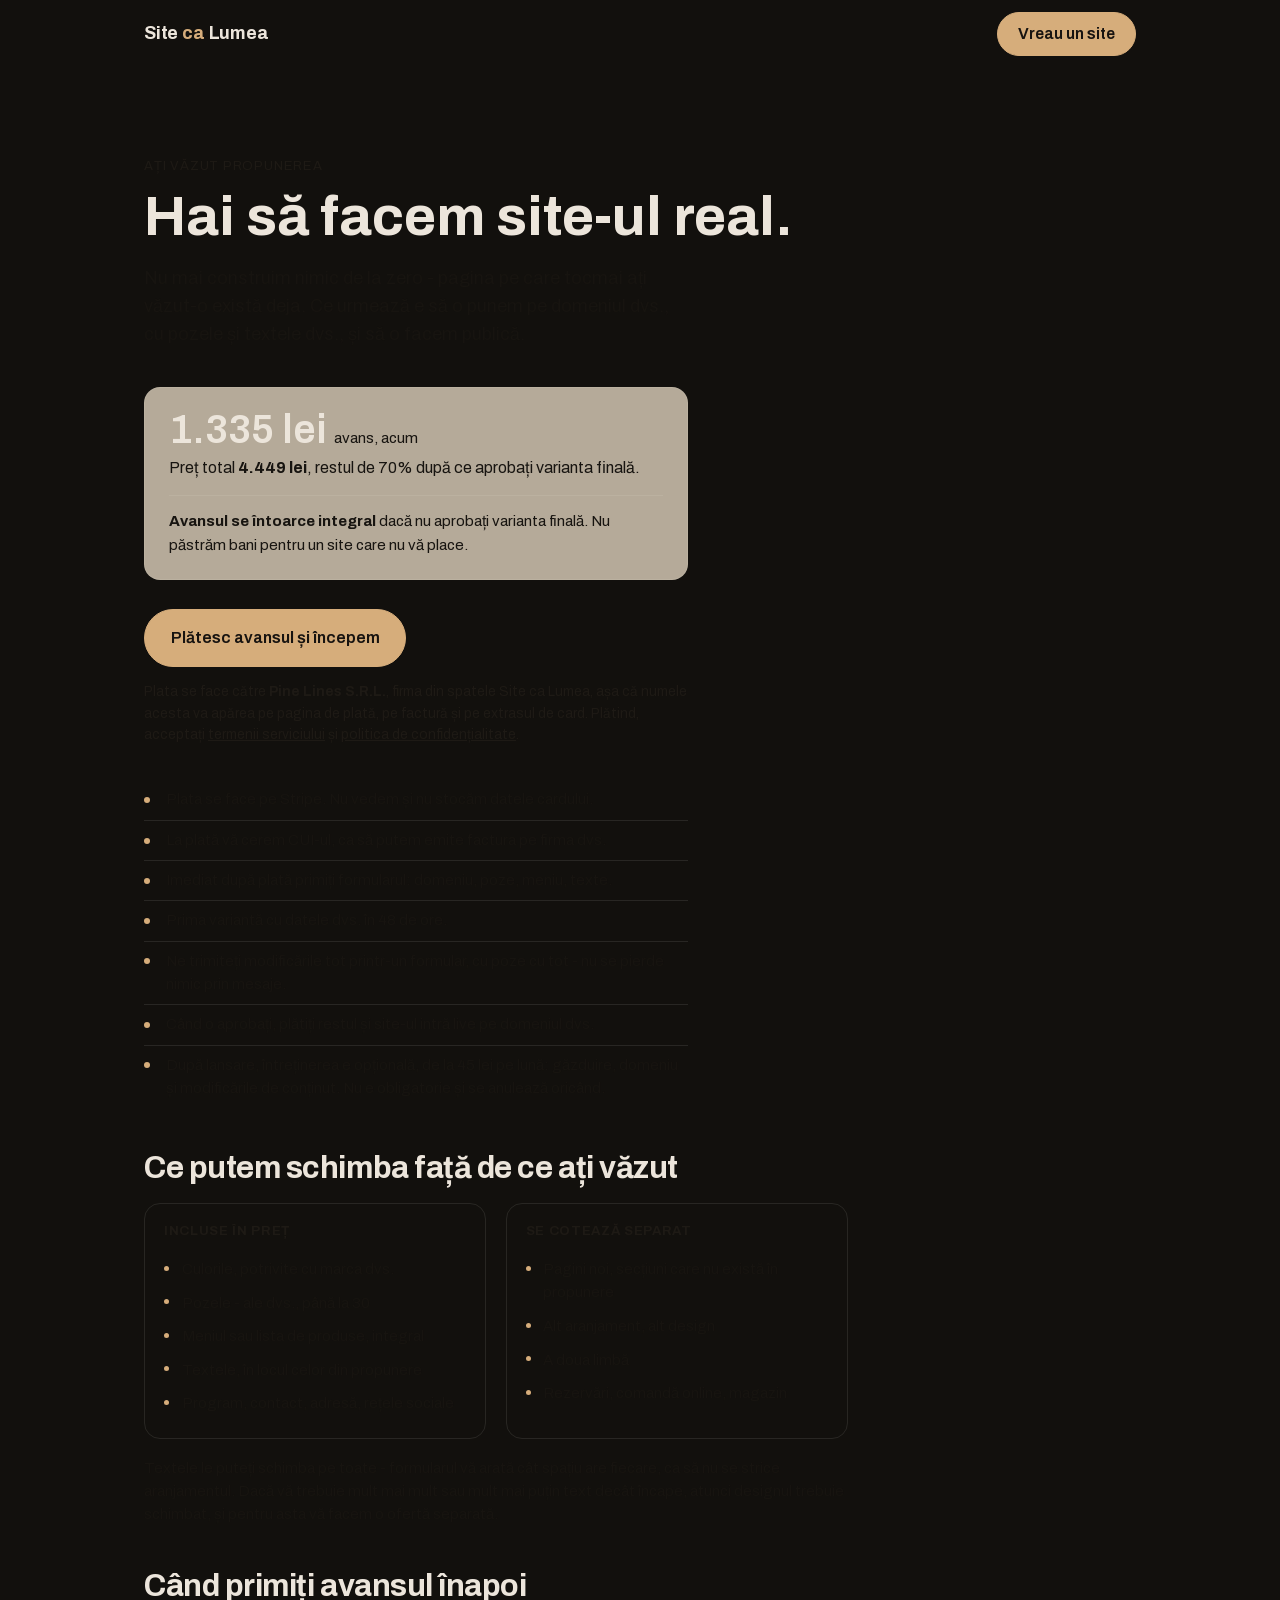
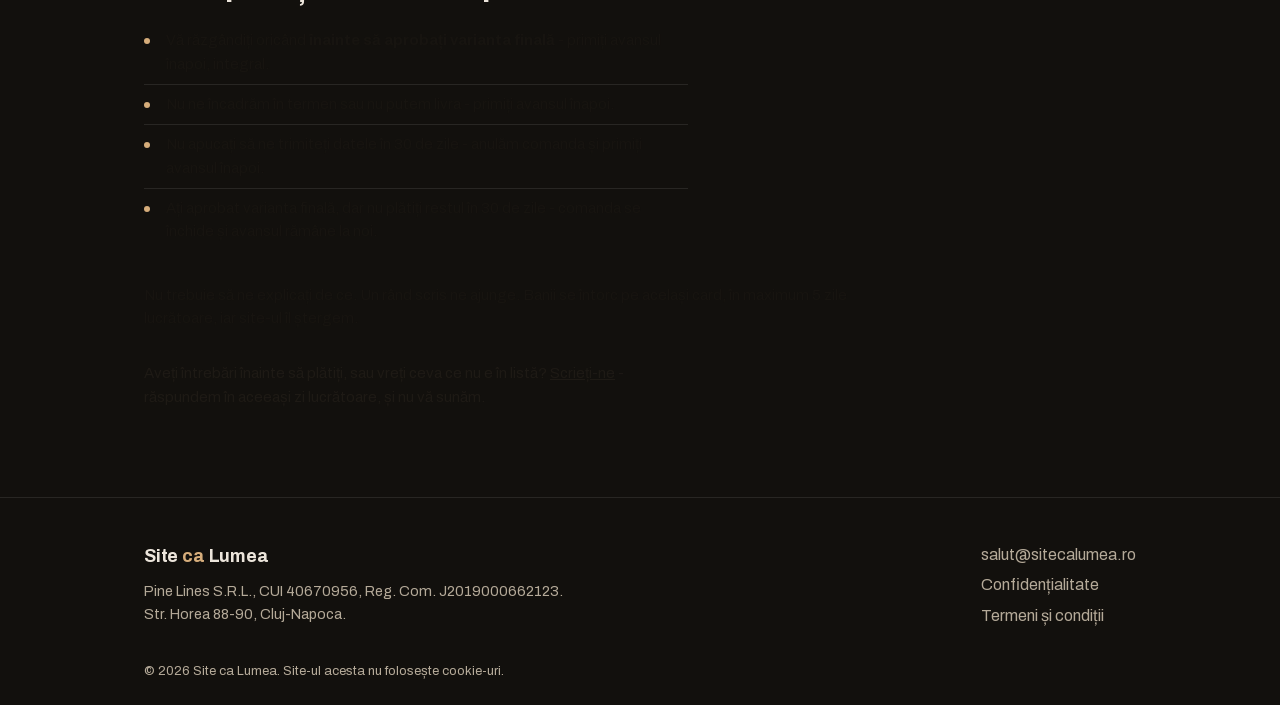
<file: comanda-pro/index.html>
<!DOCTYPE html><html lang="ro"> <head><meta charset="utf-8"><meta name="viewport" content="width=device-width, initial-scale=1"><title>Comandă site - Site ca Lumea</title><meta name="description" content="Ați văzut propunerea. Plătiți un avans refundabil de 30% și punem site-ul pe domeniul dvs."><link rel="canonical" href="https://sitecalumea.ro/comanda-pro"><meta name="robots" content="noindex, follow"><link rel="preload" href="/fonts/archivo-latin.woff2" as="font" type="font/woff2" crossorigin><link rel="icon" href="/favicon.svg" type="image/svg+xml"><meta property="og:type" content="website"><meta property="og:locale" content="ro_RO"><meta property="og:site_name" content="Site ca Lumea"><meta property="og:title" content="Comandă site - Site ca Lumea"><meta property="og:description" content="Ați văzut propunerea. Plătiți un avans refundabil de 30% și punem site-ul pe domeniul dvs."><meta property="og:url" content="https://sitecalumea.ro/comanda-pro"><script>
      document.documentElement.classList.add('js');
    </script><style>@font-face{font-family:Archivo;font-style:normal;font-weight:400 700;font-display:swap;src:url(/fonts/archivo-latin-ext.woff2) format("woff2");unicode-range:U+0100-02BA,U+02BD-02C5,U+02C7-02CC,U+02CE-02D7,U+02DD-02FF,U+0304,U+0308,U+0329,U+1D00-1DBF,U+1E00-1E9F,U+1EF2-1EFF,U+2020,U+20A0-20AB,U+20AD-20C0,U+2113,U+2C60-2C7F,U+A720-A7FF}@font-face{font-family:Archivo;font-style:normal;font-weight:400 700;font-display:swap;src:url(/fonts/archivo-latin.woff2) format("woff2");unicode-range:U+0000-00FF,U+0131,U+0152-0153,U+02BB-02BC,U+02C6,U+02DA,U+02DC,U+0304,U+0308,U+0329,U+2000-206F,U+20AC,U+2122,U+2191,U+2193,U+2212,U+2215,U+FEFF,U+FFFD}:root{--ink: #12100d;--ink-2: #171410;--ink-3: #1e1a15;--bone: #ece5db;--bone-dim: #b5aa99;--tan: #d6ad7b;--tan-ink: #171310;--hair: rgba(236, 229, 219, .1);--hair-tan: rgba(214, 173, 123, .22);--r-sm: 10px;--r-md: 16px;--t-hero: clamp(2.1rem, 3.4vw + 1rem, 3.5rem);--t-big: clamp(1.5rem, 1.1vw + 1.05rem, 2.05rem);--t-lead: 1.125rem;--t-body: 1rem;--wrap: 1120px;--pad: clamp(1.15rem, 5vw, 4.5rem)}*{margin:0;padding:0;box-sizing:border-box}html{scroll-behavior:smooth}body{font-family:Archivo,-apple-system,BlinkMacSystemFont,Segoe UI,Roboto,sans-serif;font-size:var(--t-body);line-height:1.55;background:var(--ink);color:var(--bone);overflow-x:clip;-webkit-font-smoothing:antialiased}img{display:block;max-width:100%}a{color:inherit}::selection{background:var(--tan);color:var(--tan-ink)}:focus-visible{outline:2px solid var(--tan);outline-offset:3px;border-radius:4px}.tan{color:var(--tan)}.wrap{max-width:var(--wrap);margin-inline:auto;padding-inline:var(--pad)}.section{padding-block:clamp(3rem,6.5vh,5rem)}.h2{font-size:var(--t-big);font-weight:700;letter-spacing:-.015em;line-height:1.14}.lead{font-size:var(--t-lead);color:var(--bone-dim);max-width:60ch;margin-top:.7rem}.btn{display:inline-block;font:inherit;font-weight:600;text-decoration:none;text-align:center;background:var(--tan);color:var(--tan-ink);border:1px solid var(--tan);cursor:pointer;border-radius:999px;padding:.78rem 1.6rem;white-space:nowrap;transition:background-color .15s ease,transform .15s ease}.btn:hover{background:#e4c093;border-color:#e4c093;transform:translateY(-1px)}.btn-ghost{background:transparent;color:var(--bone);border-color:var(--hair-tan)}.btn-ghost:hover{background:var(--ink-2);border-color:var(--tan);transform:translateY(-1px)}.skip{position:absolute;left:-9999px;top:0;z-index:20;background:var(--tan);color:var(--tan-ink);font-weight:600;padding:.6rem 1rem;border-radius:0 0 var(--r-sm) 0}.skip:focus{left:0}html.js .reveal{opacity:0;transform:translateY(18px);transition:opacity .6s ease,transform .6s ease}html.js .reveal.visible{opacity:1;transform:none}@media(prefers-reduced-motion:reduce){*,*:before,*:after{animation-duration:.01ms!important;animation-iteration-count:1!important;transition-duration:.01ms!important;scroll-behavior:auto!important}html.js .reveal{opacity:1!important;transform:none!important}}.footer[data-astro-cid-sz7xmlte]{border-top:1px solid var(--hair);padding-block:clamp(2rem,5vh,3rem) 1.5rem}.footer-inner[data-astro-cid-sz7xmlte]{display:flex;justify-content:space-between;align-items:flex-start;gap:1.5rem 2rem;flex-wrap:wrap}.wordmark[data-astro-cid-sz7xmlte]{font-weight:700;font-size:var(--t-lead);letter-spacing:-.01em;text-decoration:none}.wordmark[data-astro-cid-sz7xmlte] span[data-astro-cid-sz7xmlte]{color:var(--tan)}.footer-legal[data-astro-cid-sz7xmlte]{font-style:normal;color:var(--bone-dim);font-size:.9rem;margin-top:.6rem;line-height:1.6}.footer-meta[data-astro-cid-sz7xmlte]{display:flex;flex-direction:column;gap:.35rem;color:var(--bone-dim)}.footer-meta[data-astro-cid-sz7xmlte] a[data-astro-cid-sz7xmlte]{text-decoration:none;transition:color .15s ease}.footer-meta[data-astro-cid-sz7xmlte] a[data-astro-cid-sz7xmlte]:hover{color:var(--bone)}.footer-note[data-astro-cid-sz7xmlte]{color:var(--bone-dim);font-size:.82rem;margin-top:2rem}
.nav[data-astro-cid-dmqpwcec]{position:relative;z-index:6;height:68px;display:flex;align-items:center;justify-content:space-between;gap:1rem;padding-inline:var(--pad);max-width:var(--wrap);margin-inline:auto}.nav-overlay[data-astro-cid-dmqpwcec]{position:absolute;top:0;left:50%;transform:translate(-50%);width:100%}.wordmark[data-astro-cid-dmqpwcec]{font-weight:700;font-size:var(--t-lead);letter-spacing:-.01em;text-decoration:none}.wordmark[data-astro-cid-dmqpwcec] span[data-astro-cid-dmqpwcec]{color:var(--tan)}.nav-overlay[data-astro-cid-dmqpwcec] .wordmark[data-astro-cid-dmqpwcec]{background:#12100deb;border:1px solid var(--hair);border-radius:999px;padding:.5rem 1.1rem}.nav-cta[data-astro-cid-dmqpwcec]{padding:.55rem 1.25rem}@media(max-width:720px){.nav[data-astro-cid-dmqpwcec]{height:60px}.nav-cta[data-astro-cid-dmqpwcec]{display:none}}
.comanda[data-astro-cid-zuzjh6zd]{padding-block:clamp(3rem,8vw,5.5rem)}.eyebrow[data-astro-cid-zuzjh6zd]{margin:0 0 .75rem;font-size:.82rem;letter-spacing:.06em;text-transform:uppercase;color:var(--ink-3)}.h1[data-astro-cid-zuzjh6zd]{margin:0 0 1.1rem;font-size:var(--t-hero);line-height:1.05}.lead[data-astro-cid-zuzjh6zd]{max-width:34rem;margin:0 0 2.4rem;font-size:var(--t-lead);color:var(--ink-2)}.pret[data-astro-cid-zuzjh6zd]{max-width:34rem;padding:1.4rem 1.5rem;border:1px solid var(--hair);border-radius:var(--r-md);background:var(--bone-dim)}.pret-avans[data-astro-cid-zuzjh6zd]{margin:0 0 .35rem;font-size:clamp(1.9rem,5vw,2.5rem);font-weight:600;line-height:1}.pret-avans[data-astro-cid-zuzjh6zd] span[data-astro-cid-zuzjh6zd]{margin-left:.45rem;font-size:.95rem;font-weight:400;color:var(--ink-2)}.pret-total[data-astro-cid-zuzjh6zd]{margin:0 0 .9rem;color:var(--ink-2)}.pret-garantie[data-astro-cid-zuzjh6zd]{margin:0;padding-top:.9rem;border-top:1px solid var(--hair);font-size:.94rem;color:var(--ink-2)}.btn-lg[data-astro-cid-zuzjh6zd]{display:inline-block;margin:1.8rem 0 .9rem;padding:.95rem 1.6rem;font-size:1.02rem}.terms[data-astro-cid-zuzjh6zd]{max-width:34rem;margin:0 0 2.2rem;font-size:.86rem;color:var(--ink-3)}.dupa[data-astro-cid-zuzjh6zd]{max-width:34rem;margin:0 0 2rem;padding:0;list-style:none;color:var(--ink-2);font-size:.94rem}.dupa[data-astro-cid-zuzjh6zd] li[data-astro-cid-zuzjh6zd]{padding:.5rem 0 .5rem 1.4rem;position:relative}.dupa[data-astro-cid-zuzjh6zd] li[data-astro-cid-zuzjh6zd]+li[data-astro-cid-zuzjh6zd]{border-top:1px solid var(--hair)}.dupa[data-astro-cid-zuzjh6zd] li[data-astro-cid-zuzjh6zd]:before{content:"";position:absolute;left:0;top:1.05rem;width:6px;height:6px;border-radius:50%;background:var(--tan)}.h2[data-astro-cid-zuzjh6zd]{margin:2.6rem 0 1.1rem;font-size:var(--t-big);line-height:1.15}.scope[data-astro-cid-zuzjh6zd]{display:grid;grid-template-columns:repeat(auto-fit,minmax(15rem,1fr));gap:1.2rem;max-width:44rem}.scope[data-astro-cid-zuzjh6zd]>div[data-astro-cid-zuzjh6zd]{padding:1.1rem 1.2rem;border:1px solid var(--hair);border-radius:var(--r-md)}.scope[data-astro-cid-zuzjh6zd] h3[data-astro-cid-zuzjh6zd]{margin:0 0 .7rem;font-size:.82rem;letter-spacing:.05em;text-transform:uppercase;color:var(--ink-3)}.scope[data-astro-cid-zuzjh6zd] ul[data-astro-cid-zuzjh6zd]{margin:0;padding:0;list-style:none;font-size:.94rem}.scope[data-astro-cid-zuzjh6zd] li[data-astro-cid-zuzjh6zd]{padding:.32rem 0 .32rem 1.1rem;position:relative;color:var(--ink-2)}.scope[data-astro-cid-zuzjh6zd] li[data-astro-cid-zuzjh6zd]:before{content:"";position:absolute;left:0;top:.85em;width:5px;height:5px;border-radius:50%;background:var(--tan)}.scope-note[data-astro-cid-zuzjh6zd]{max-width:44rem;margin:1.1rem 0 2rem;font-size:.94rem;color:var(--ink-2)}.alt[data-astro-cid-zuzjh6zd]{max-width:34rem;margin:0;font-size:.94rem;color:var(--ink-3)}
</style></head> <body> <a class="skip" href="#continut">Sari la conținut</a> <nav class="nav" aria-label="Navigare principală" data-astro-cid-dmqpwcec> <a class="wordmark" href="/" data-astro-cid-dmqpwcec>Site <span data-astro-cid-dmqpwcec>ca</span> Lumea</a> <a class="btn nav-cta" href="/#comanda" data-astro-cid-dmqpwcec>Vreau un site</a> </nav>   <section class="section comanda" aria-labelledby="comanda-t" data-astro-cid-zuzjh6zd> <div class="wrap" data-astro-cid-zuzjh6zd> <p class="eyebrow reveal" data-astro-cid-zuzjh6zd>Ați văzut propunerea</p> <h1 id="comanda-t" class="h1 reveal" data-nume-slot data-astro-cid-zuzjh6zd>
Hai să facem site-ul<span data-nume data-astro-cid-zuzjh6zd></span> real.
</h1> <p class="lead reveal" data-astro-cid-zuzjh6zd>
Nu mai construim nimic de la zero - pagina pe care tocmai ați văzut-o
      există deja. Ce urmează e să o punem pe domeniul dvs., cu pozele și textele
      dvs., și să o facem publică.
</p> <div class="pret reveal" data-astro-cid-zuzjh6zd> <p class="pret-avans" data-astro-cid-zuzjh6zd>1.335 lei<span data-astro-cid-zuzjh6zd>avans, acum</span></p> <p class="pret-total" data-astro-cid-zuzjh6zd>
Preț total <strong data-astro-cid-zuzjh6zd>4.449 lei</strong>, restul de 70% după ce aprobați varianta finală.
</p> <p class="pret-garantie" data-astro-cid-zuzjh6zd> <strong data-astro-cid-zuzjh6zd>Avansul se întoarce integral</strong> dacă nu aprobați varianta
        finală. Nu păstrăm bani pentru un site care nu vă place.
</p> </div> <a class="btn btn-lg reveal" href="https://buy.stripe.com/REPLACE_ME_PRO" data-pay rel="noopener" data-astro-cid-zuzjh6zd>
Plătesc avansul și începem
</a> <p class="terms reveal" data-astro-cid-zuzjh6zd>
Plata se face către <strong data-astro-cid-zuzjh6zd>Pine Lines S.R.L.</strong>, firma din spatele
      Site ca Lumea, așa că numele acesta va apărea pe pagina de plată, pe factură
      și pe extrasul de card. Plătind, acceptați
<a href="/termeni" data-astro-cid-zuzjh6zd>termenii serviciului</a> și
<a href="/confidentialitate" data-astro-cid-zuzjh6zd>politica de confidențialitate</a>.
</p> <ul class="dupa reveal" data-astro-cid-zuzjh6zd> <li data-astro-cid-zuzjh6zd>Plata se face pe Stripe. Nu vedem și nu stocăm datele cardului.</li> <li data-astro-cid-zuzjh6zd>La plată vă cerem CUI-ul, ca să putem emite factura pe firma dvs.</li> <li data-astro-cid-zuzjh6zd>Imediat după plată primiți formularul: domeniu, poze, meniu, texte.</li> <li data-astro-cid-zuzjh6zd>Prima variantă cu datele dvs. în 48 de ore.</li> <li data-astro-cid-zuzjh6zd>Ne trimiteți modificările tot printr-un formular, cu poze cu tot - nu
        se pierde nimic prin mesaje.</li> <li data-astro-cid-zuzjh6zd>Când o aprobați, plătiți restul și site-ul intră live pe domeniul dvs.</li> <li data-astro-cid-zuzjh6zd>După lansare, întreținerea e opțională, de la 45 lei pe lună:
        găzduire, domeniu și modificările de conținut. Nu e obligatorie și se
        anulează oricând.</li> </ul> <h2 class="h2 reveal" data-astro-cid-zuzjh6zd>Ce putem schimba față de ce ați văzut</h2> <div class="scope reveal" data-astro-cid-zuzjh6zd> <div data-astro-cid-zuzjh6zd> <h3 data-astro-cid-zuzjh6zd>Incluse în preț</h3> <ul data-astro-cid-zuzjh6zd> <li data-astro-cid-zuzjh6zd>Culorile, potrivite cu marca dvs.</li> <li data-astro-cid-zuzjh6zd>Pozele - ale dvs., până la 30</li> <li data-astro-cid-zuzjh6zd>Meniul sau lista de produse, integral</li> <li data-astro-cid-zuzjh6zd>Textele, în locul celor din propunere</li> <li data-astro-cid-zuzjh6zd>Program, contact, adresă, rețele sociale</li> </ul> </div> <div data-astro-cid-zuzjh6zd> <h3 data-astro-cid-zuzjh6zd>Se cotează separat</h3> <ul data-astro-cid-zuzjh6zd> <li data-astro-cid-zuzjh6zd>Pagini noi, secțiuni care nu există în propunere</li> <li data-astro-cid-zuzjh6zd>Alt aranjament, alt design</li> <li data-astro-cid-zuzjh6zd>A doua limbă</li> <li data-astro-cid-zuzjh6zd>Rezervări, comandă online, magazin</li> </ul> </div> </div> <p class="scope-note reveal" data-astro-cid-zuzjh6zd>
Textele le puteți schimba pe toate - formularul vă arată cât spațiu are
      fiecare, ca să nu se strice aranjamentul. Dacă vă trebuie mult mai mult
      sau mult mai puțin text decât încape, atunci designul trebuie schimbat, și
      pentru asta vă facem o ofertă separată.
</p> <h2 class="h2 reveal" data-astro-cid-zuzjh6zd>Când primiți avansul înapoi</h2> <ul class="dupa reveal" data-astro-cid-zuzjh6zd> <li data-astro-cid-zuzjh6zd>Vă răzgândiți oricând <strong data-astro-cid-zuzjh6zd>înainte să aprobați varianta finală</strong>
- primiți avansul înapoi, integral.</li> <li data-astro-cid-zuzjh6zd>Nu ne încadrăm în termen sau nu putem livra - primiți avansul înapoi.</li> <li data-astro-cid-zuzjh6zd>Nu apucați să ne trimiteți datele în 30 de zile - anulăm comanda și
        primiți avansul înapoi.</li> <li data-astro-cid-zuzjh6zd>Ați aprobat varianta finală, dar nu plătiți restul în 30 de zile -
        comanda se închide și avansul rămâne la noi.</li> </ul> <p class="scope-note reveal" data-astro-cid-zuzjh6zd>
Nu trebuie să ne explicați de ce. Un rând scris ne ajunge. Banii se întorc
      pe același card, în maximum 5 zile lucrătoare, iar site-ul îl ștergem.
</p> <p class="alt reveal" data-astro-cid-zuzjh6zd>
Aveți întrebări înainte să plătiți, sau vreți ceva ce nu e în listă?
<a href="mailto:salut@sitecalumea.ro" data-astro-cid-zuzjh6zd>Scrieți-ne</a> - răspundem în aceeași
      zi lucrătoare, și nu vă sunăm.
</p> </div> </section> <script>
  // Progressive enhancement only. Everything below is a nicety; the page is
  // complete and payable without it.
  (function () {
    var p = new URLSearchParams(window.location.search);
    var nume = p.get('nume');
    var lead = p.get('lead');

    // Their name in the heading. Injected as a text node, never as HTML - the
    // value arrives from a URL anyone can edit.
    if (nume) {
      var slot = document.querySelector('[data-nume]');
      if (slot) slot.textContent = ' pentru ' + nume;
    }

    // Thread the lead through to Stripe TWICE, because the two params do
    // different jobs and only one of them comes back.
    //
    //   client_reference_id  reaches Stripe and sits on the Checkout Session,
    //                        so the dashboard, the receipt and any Stripe
    //                        webhook know which restaurant paid. It is NOT
    //                        echoed into the redirect.
    //   utm_content          Stripe copies UTM params from the payment link
    //                        into the redirect URL, so this is what survives
    //                        the round trip and tells /intake which lead it is
    //                        looking at. Without it that page receives only an
    //                        opaque session id it cannot resolve.
    var pay = document.querySelector('[data-pay]');
    if (pay && lead) {
      var u = new URL(pay.href);
      u.searchParams.set('client_reference_id', lead);
      u.searchParams.set('utm_content', lead);
      u.searchParams.set('utm_source', 'demo');
      pay.href = u.href;
    }
  })();
</script>   <footer class="footer" data-astro-cid-sz7xmlte> <div class="wrap footer-inner" data-astro-cid-sz7xmlte> <div class="footer-brand" data-astro-cid-sz7xmlte> <a class="wordmark" href="/" data-astro-cid-sz7xmlte>Site <span data-astro-cid-sz7xmlte>ca</span> Lumea</a> <address class="footer-legal" data-astro-cid-sz7xmlte> Pine Lines S.R.L., CUI 40670956, Reg. Com. J2019000662123.<br data-astro-cid-sz7xmlte> Str. Horea 88-90, Cluj-Napoca.
</address> </div> <div class="footer-meta" data-astro-cid-sz7xmlte> <a href="mailto:salut@sitecalumea.ro" data-astro-cid-sz7xmlte>salut@sitecalumea.ro</a>  <a href="/confidentialitate" data-astro-cid-sz7xmlte>Confidențialitate</a> <a href="/termeni" data-astro-cid-sz7xmlte>Termeni și condiții</a> </div> </div> <p class="wrap footer-note" data-astro-cid-sz7xmlte>© 2026 Site ca Lumea. Site-ul acesta nu folosește cookie-uri.</p> </footer>  <script>
      // Scroll reveals. IntersectionObserver only, never a scroll listener.
      (function () {
        var els = document.querySelectorAll('.reveal');
        if (!els.length || !('IntersectionObserver' in window)) return;
        var io = new IntersectionObserver(
          function (entries) {
            entries.forEach(function (e) {
              if (!e.isIntersecting) return;
              e.target.classList.add('visible');
              io.unobserve(e.target);
            });
          },
          { threshold: 0.12 }
        );
        els.forEach(function (el) {
          io.observe(el);
        });
      })();
    </script> <script defer src="https://static.cloudflareinsights.com/beacon.min.js" data-cf-beacon="{&#34;token&#34;: &#34;8680325dc5b34addb9d35ef72ff3f732&#34;}"></script> </body> </html>
</file>
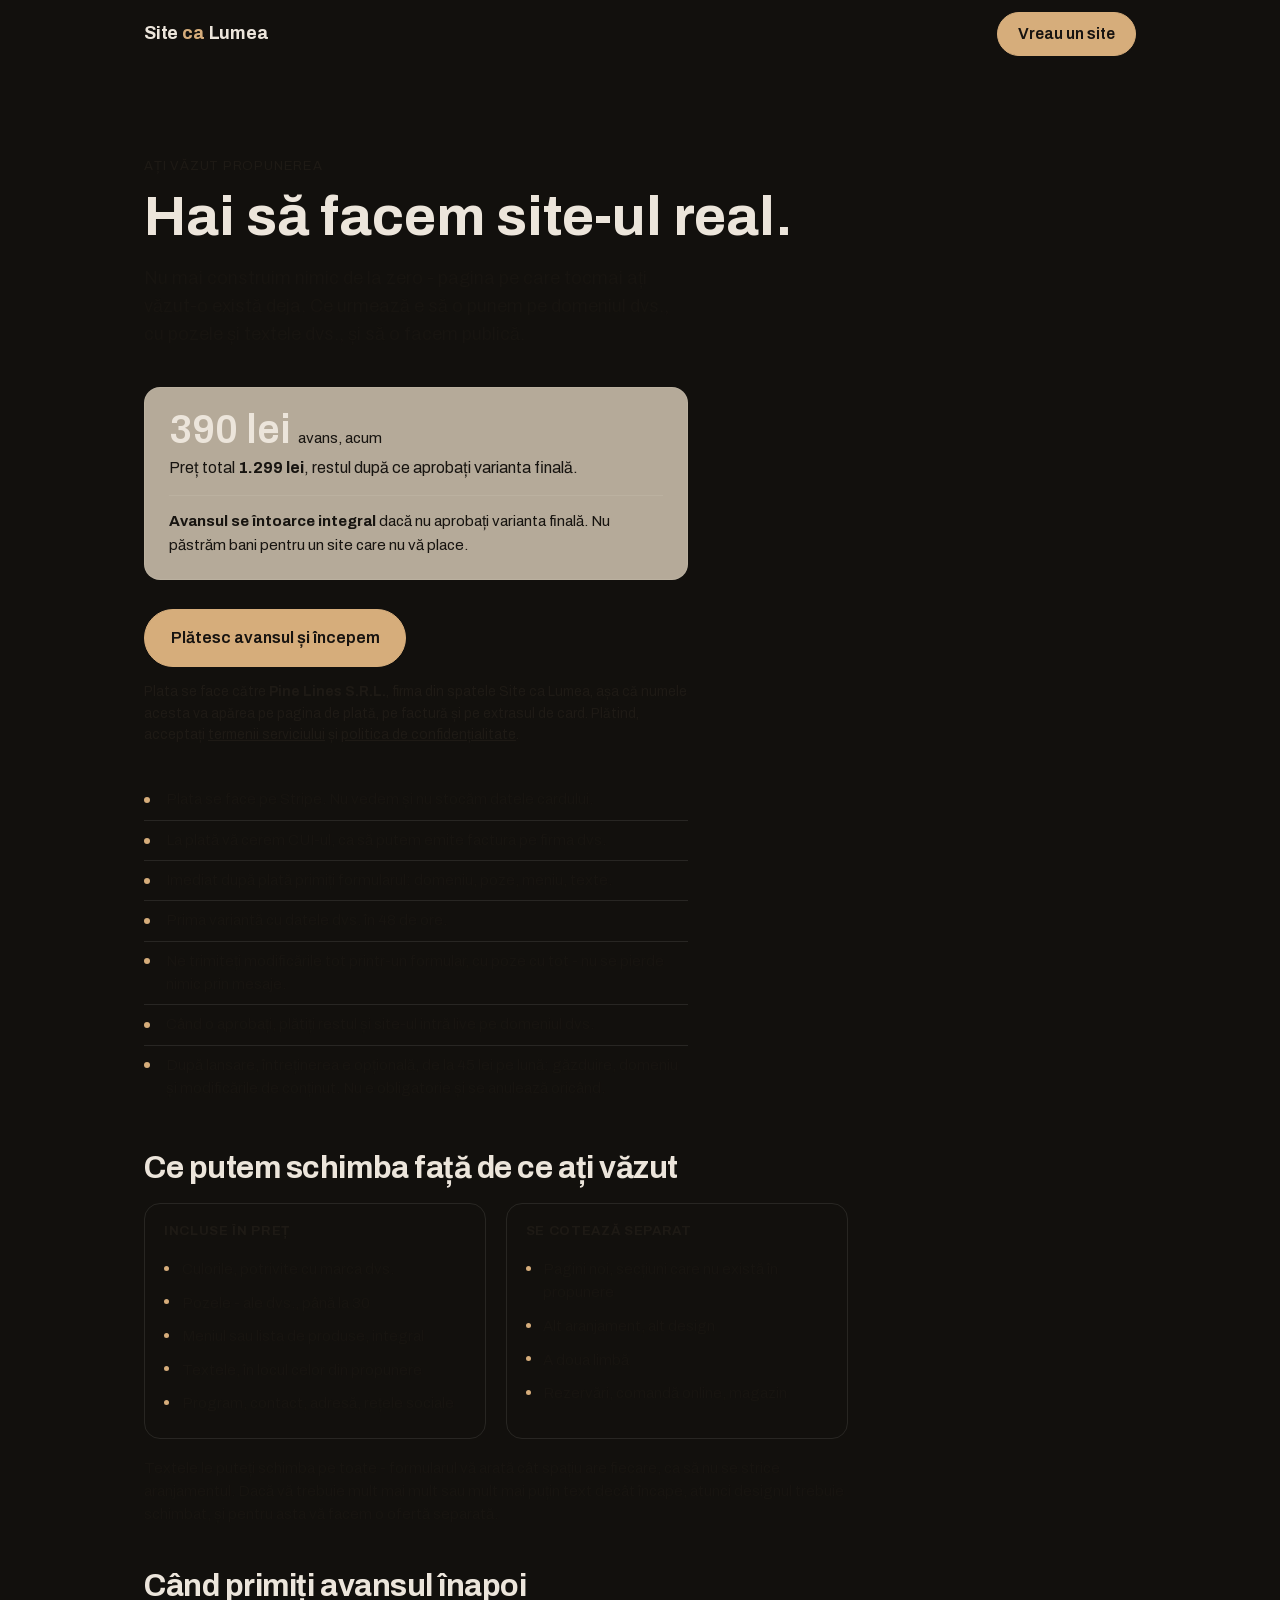
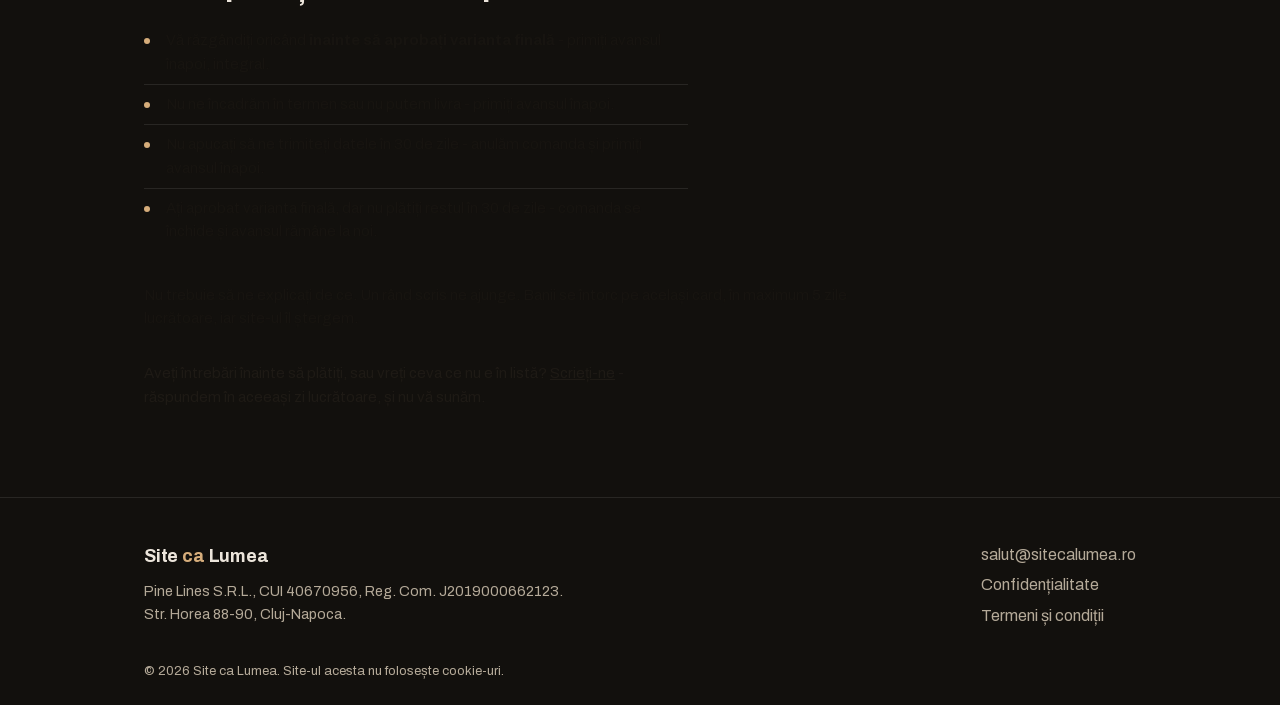
<file: comanda/index.html>
<!DOCTYPE html><html lang="ro"> <head><meta charset="utf-8"><meta name="viewport" content="width=device-width, initial-scale=1"><title>Comandă site - Site ca Lumea</title><meta name="description" content="Ați văzut propunerea. Plătiți un avans refundabil de 30% și punem site-ul pe domeniul dvs."><link rel="canonical" href="https://sitecalumea.ro/comanda"><meta name="robots" content="noindex, follow"><link rel="preload" href="/fonts/archivo-latin.woff2" as="font" type="font/woff2" crossorigin><link rel="icon" href="/favicon.svg" type="image/svg+xml"><meta property="og:type" content="website"><meta property="og:locale" content="ro_RO"><meta property="og:site_name" content="Site ca Lumea"><meta property="og:title" content="Comandă site - Site ca Lumea"><meta property="og:description" content="Ați văzut propunerea. Plătiți un avans refundabil de 30% și punem site-ul pe domeniul dvs."><meta property="og:url" content="https://sitecalumea.ro/comanda"><script>
      document.documentElement.classList.add('js');
    </script><style>@font-face{font-family:Archivo;font-style:normal;font-weight:400 700;font-display:swap;src:url(/fonts/archivo-latin-ext.woff2) format("woff2");unicode-range:U+0100-02BA,U+02BD-02C5,U+02C7-02CC,U+02CE-02D7,U+02DD-02FF,U+0304,U+0308,U+0329,U+1D00-1DBF,U+1E00-1E9F,U+1EF2-1EFF,U+2020,U+20A0-20AB,U+20AD-20C0,U+2113,U+2C60-2C7F,U+A720-A7FF}@font-face{font-family:Archivo;font-style:normal;font-weight:400 700;font-display:swap;src:url(/fonts/archivo-latin.woff2) format("woff2");unicode-range:U+0000-00FF,U+0131,U+0152-0153,U+02BB-02BC,U+02C6,U+02DA,U+02DC,U+0304,U+0308,U+0329,U+2000-206F,U+20AC,U+2122,U+2191,U+2193,U+2212,U+2215,U+FEFF,U+FFFD}:root{--ink: #12100d;--ink-2: #171410;--ink-3: #1e1a15;--bone: #ece5db;--bone-dim: #b5aa99;--tan: #d6ad7b;--tan-ink: #171310;--hair: rgba(236, 229, 219, .1);--hair-tan: rgba(214, 173, 123, .22);--r-sm: 10px;--r-md: 16px;--t-hero: clamp(2.1rem, 3.4vw + 1rem, 3.5rem);--t-big: clamp(1.5rem, 1.1vw + 1.05rem, 2.05rem);--t-lead: 1.125rem;--t-body: 1rem;--wrap: 1120px;--pad: clamp(1.15rem, 5vw, 4.5rem)}*{margin:0;padding:0;box-sizing:border-box}html{scroll-behavior:smooth}body{font-family:Archivo,-apple-system,BlinkMacSystemFont,Segoe UI,Roboto,sans-serif;font-size:var(--t-body);line-height:1.55;background:var(--ink);color:var(--bone);overflow-x:clip;-webkit-font-smoothing:antialiased}img{display:block;max-width:100%}a{color:inherit}::selection{background:var(--tan);color:var(--tan-ink)}:focus-visible{outline:2px solid var(--tan);outline-offset:3px;border-radius:4px}.tan{color:var(--tan)}.wrap{max-width:var(--wrap);margin-inline:auto;padding-inline:var(--pad)}.section{padding-block:clamp(3rem,6.5vh,5rem)}.h2{font-size:var(--t-big);font-weight:700;letter-spacing:-.015em;line-height:1.14}.lead{font-size:var(--t-lead);color:var(--bone-dim);max-width:60ch;margin-top:.7rem}.btn{display:inline-block;font:inherit;font-weight:600;text-decoration:none;text-align:center;background:var(--tan);color:var(--tan-ink);border:1px solid var(--tan);cursor:pointer;border-radius:999px;padding:.78rem 1.6rem;white-space:nowrap;transition:background-color .15s ease,transform .15s ease}.btn:hover{background:#e4c093;border-color:#e4c093;transform:translateY(-1px)}.btn-ghost{background:transparent;color:var(--bone);border-color:var(--hair-tan)}.btn-ghost:hover{background:var(--ink-2);border-color:var(--tan);transform:translateY(-1px)}.skip{position:absolute;left:-9999px;top:0;z-index:20;background:var(--tan);color:var(--tan-ink);font-weight:600;padding:.6rem 1rem;border-radius:0 0 var(--r-sm) 0}.skip:focus{left:0}html.js .reveal{opacity:0;transform:translateY(18px);transition:opacity .6s ease,transform .6s ease}html.js .reveal.visible{opacity:1;transform:none}@media(prefers-reduced-motion:reduce){*,*:before,*:after{animation-duration:.01ms!important;animation-iteration-count:1!important;transition-duration:.01ms!important;scroll-behavior:auto!important}html.js .reveal{opacity:1!important;transform:none!important}}.footer[data-astro-cid-sz7xmlte]{border-top:1px solid var(--hair);padding-block:clamp(2rem,5vh,3rem) 1.5rem}.footer-inner[data-astro-cid-sz7xmlte]{display:flex;justify-content:space-between;align-items:flex-start;gap:1.5rem 2rem;flex-wrap:wrap}.wordmark[data-astro-cid-sz7xmlte]{font-weight:700;font-size:var(--t-lead);letter-spacing:-.01em;text-decoration:none}.wordmark[data-astro-cid-sz7xmlte] span[data-astro-cid-sz7xmlte]{color:var(--tan)}.footer-legal[data-astro-cid-sz7xmlte]{font-style:normal;color:var(--bone-dim);font-size:.9rem;margin-top:.6rem;line-height:1.6}.footer-meta[data-astro-cid-sz7xmlte]{display:flex;flex-direction:column;gap:.35rem;color:var(--bone-dim)}.footer-meta[data-astro-cid-sz7xmlte] a[data-astro-cid-sz7xmlte]{text-decoration:none;transition:color .15s ease}.footer-meta[data-astro-cid-sz7xmlte] a[data-astro-cid-sz7xmlte]:hover{color:var(--bone)}.footer-note[data-astro-cid-sz7xmlte]{color:var(--bone-dim);font-size:.82rem;margin-top:2rem}
.nav[data-astro-cid-dmqpwcec]{position:relative;z-index:6;height:68px;display:flex;align-items:center;justify-content:space-between;gap:1rem;padding-inline:var(--pad);max-width:var(--wrap);margin-inline:auto}.nav-overlay[data-astro-cid-dmqpwcec]{position:absolute;top:0;left:50%;transform:translate(-50%);width:100%}.wordmark[data-astro-cid-dmqpwcec]{font-weight:700;font-size:var(--t-lead);letter-spacing:-.01em;text-decoration:none}.wordmark[data-astro-cid-dmqpwcec] span[data-astro-cid-dmqpwcec]{color:var(--tan)}.nav-overlay[data-astro-cid-dmqpwcec] .wordmark[data-astro-cid-dmqpwcec]{background:#12100deb;border:1px solid var(--hair);border-radius:999px;padding:.5rem 1.1rem}.nav-cta[data-astro-cid-dmqpwcec]{padding:.55rem 1.25rem}@media(max-width:720px){.nav[data-astro-cid-dmqpwcec]{height:60px}.nav-cta[data-astro-cid-dmqpwcec]{display:none}}
.comanda[data-astro-cid-zuzjh6zd]{padding-block:clamp(3rem,8vw,5.5rem)}.eyebrow[data-astro-cid-zuzjh6zd]{margin:0 0 .75rem;font-size:.82rem;letter-spacing:.06em;text-transform:uppercase;color:var(--ink-3)}.h1[data-astro-cid-zuzjh6zd]{margin:0 0 1.1rem;font-size:var(--t-hero);line-height:1.05}.lead[data-astro-cid-zuzjh6zd]{max-width:34rem;margin:0 0 2.4rem;font-size:var(--t-lead);color:var(--ink-2)}.pret[data-astro-cid-zuzjh6zd]{max-width:34rem;padding:1.4rem 1.5rem;border:1px solid var(--hair);border-radius:var(--r-md);background:var(--bone-dim)}.pret-avans[data-astro-cid-zuzjh6zd]{margin:0 0 .35rem;font-size:clamp(1.9rem,5vw,2.5rem);font-weight:600;line-height:1}.pret-avans[data-astro-cid-zuzjh6zd] span[data-astro-cid-zuzjh6zd]{margin-left:.45rem;font-size:.95rem;font-weight:400;color:var(--ink-2)}.pret-total[data-astro-cid-zuzjh6zd]{margin:0 0 .9rem;color:var(--ink-2)}.pret-garantie[data-astro-cid-zuzjh6zd]{margin:0;padding-top:.9rem;border-top:1px solid var(--hair);font-size:.94rem;color:var(--ink-2)}.btn-lg[data-astro-cid-zuzjh6zd]{display:inline-block;margin:1.8rem 0 .9rem;padding:.95rem 1.6rem;font-size:1.02rem}.terms[data-astro-cid-zuzjh6zd]{max-width:34rem;margin:0 0 2.2rem;font-size:.86rem;color:var(--ink-3)}.dupa[data-astro-cid-zuzjh6zd]{max-width:34rem;margin:0 0 2rem;padding:0;list-style:none;color:var(--ink-2);font-size:.94rem}.dupa[data-astro-cid-zuzjh6zd] li[data-astro-cid-zuzjh6zd]{padding:.5rem 0 .5rem 1.4rem;position:relative}.dupa[data-astro-cid-zuzjh6zd] li[data-astro-cid-zuzjh6zd]+li[data-astro-cid-zuzjh6zd]{border-top:1px solid var(--hair)}.dupa[data-astro-cid-zuzjh6zd] li[data-astro-cid-zuzjh6zd]:before{content:"";position:absolute;left:0;top:1.05rem;width:6px;height:6px;border-radius:50%;background:var(--tan)}.h2[data-astro-cid-zuzjh6zd]{margin:2.6rem 0 1.1rem;font-size:var(--t-big);line-height:1.15}.scope[data-astro-cid-zuzjh6zd]{display:grid;grid-template-columns:repeat(auto-fit,minmax(15rem,1fr));gap:1.2rem;max-width:44rem}.scope[data-astro-cid-zuzjh6zd]>div[data-astro-cid-zuzjh6zd]{padding:1.1rem 1.2rem;border:1px solid var(--hair);border-radius:var(--r-md)}.scope[data-astro-cid-zuzjh6zd] h3[data-astro-cid-zuzjh6zd]{margin:0 0 .7rem;font-size:.82rem;letter-spacing:.05em;text-transform:uppercase;color:var(--ink-3)}.scope[data-astro-cid-zuzjh6zd] ul[data-astro-cid-zuzjh6zd]{margin:0;padding:0;list-style:none;font-size:.94rem}.scope[data-astro-cid-zuzjh6zd] li[data-astro-cid-zuzjh6zd]{padding:.32rem 0 .32rem 1.1rem;position:relative;color:var(--ink-2)}.scope[data-astro-cid-zuzjh6zd] li[data-astro-cid-zuzjh6zd]:before{content:"";position:absolute;left:0;top:.85em;width:5px;height:5px;border-radius:50%;background:var(--tan)}.scope-note[data-astro-cid-zuzjh6zd]{max-width:44rem;margin:1.1rem 0 2rem;font-size:.94rem;color:var(--ink-2)}.alt[data-astro-cid-zuzjh6zd]{max-width:34rem;margin:0;font-size:.94rem;color:var(--ink-3)}
</style></head> <body> <a class="skip" href="#continut">Sari la conținut</a> <nav class="nav" aria-label="Navigare principală" data-astro-cid-dmqpwcec> <a class="wordmark" href="/" data-astro-cid-dmqpwcec>Site <span data-astro-cid-dmqpwcec>ca</span> Lumea</a> <a class="btn nav-cta" href="/#comanda" data-astro-cid-dmqpwcec>Vreau un site</a> </nav>   <section class="section comanda" aria-labelledby="comanda-t" data-astro-cid-zuzjh6zd> <div class="wrap" data-astro-cid-zuzjh6zd> <p class="eyebrow reveal" data-astro-cid-zuzjh6zd>Ați văzut propunerea</p> <h1 id="comanda-t" class="h1 reveal" data-nume-slot data-astro-cid-zuzjh6zd>
Hai să facem site-ul<span data-nume data-astro-cid-zuzjh6zd></span> real.
</h1> <p class="lead reveal" data-astro-cid-zuzjh6zd>
Nu mai construim nimic de la zero - pagina pe care tocmai ați văzut-o
      există deja. Ce urmează e să o punem pe domeniul dvs., cu pozele și textele
      dvs., și să o facem publică.
</p> <div class="pret reveal" data-astro-cid-zuzjh6zd> <p class="pret-avans" data-astro-cid-zuzjh6zd>390 lei<span data-astro-cid-zuzjh6zd>avans, acum</span></p> <p class="pret-total" data-astro-cid-zuzjh6zd>
Preț total <strong data-astro-cid-zuzjh6zd>1.299 lei</strong>, restul după ce aprobați varianta finală.
</p> <p class="pret-garantie" data-astro-cid-zuzjh6zd> <strong data-astro-cid-zuzjh6zd>Avansul se întoarce integral</strong> dacă nu aprobați varianta
        finală. Nu păstrăm bani pentru un site care nu vă place.
</p> </div> <a class="btn btn-lg reveal" href="https://buy.stripe.com/bJeeVdbXO9mcceA1At6kg0g" data-pay rel="noopener" data-astro-cid-zuzjh6zd>
Plătesc avansul și începem
</a> <p class="terms reveal" data-astro-cid-zuzjh6zd>
Plata se face către <strong data-astro-cid-zuzjh6zd>Pine Lines S.R.L.</strong>, firma din spatele
      Site ca Lumea, așa că numele acesta va apărea pe pagina de plată, pe factură
      și pe extrasul de card. Plătind, acceptați
<a href="/termeni" data-astro-cid-zuzjh6zd>termenii serviciului</a> și
<a href="/confidentialitate" data-astro-cid-zuzjh6zd>politica de confidențialitate</a>.
</p> <ul class="dupa reveal" data-astro-cid-zuzjh6zd> <li data-astro-cid-zuzjh6zd>Plata se face pe Stripe. Nu vedem și nu stocăm datele cardului.</li> <li data-astro-cid-zuzjh6zd>La plată vă cerem CUI-ul, ca să putem emite factura pe firma dvs.</li> <li data-astro-cid-zuzjh6zd>Imediat după plată primiți formularul: domeniu, poze, meniu, texte.</li> <li data-astro-cid-zuzjh6zd>Prima variantă cu datele dvs. în 48 de ore.</li> <li data-astro-cid-zuzjh6zd>Ne trimiteți modificările tot printr-un formular, cu poze cu tot - nu
        se pierde nimic prin mesaje.</li> <li data-astro-cid-zuzjh6zd>Când o aprobați, plătiți restul și site-ul intră live pe domeniul dvs.</li> <li data-astro-cid-zuzjh6zd>După lansare, întreținerea e opțională, de la 45 lei pe lună:
        găzduire, domeniu și modificările de conținut. Nu e obligatorie și se
        anulează oricând.</li> </ul> <h2 class="h2 reveal" data-astro-cid-zuzjh6zd>Ce putem schimba față de ce ați văzut</h2> <div class="scope reveal" data-astro-cid-zuzjh6zd> <div data-astro-cid-zuzjh6zd> <h3 data-astro-cid-zuzjh6zd>Incluse în preț</h3> <ul data-astro-cid-zuzjh6zd> <li data-astro-cid-zuzjh6zd>Culorile, potrivite cu marca dvs.</li> <li data-astro-cid-zuzjh6zd>Pozele - ale dvs., până la 30</li> <li data-astro-cid-zuzjh6zd>Meniul sau lista de produse, integral</li> <li data-astro-cid-zuzjh6zd>Textele, în locul celor din propunere</li> <li data-astro-cid-zuzjh6zd>Program, contact, adresă, rețele sociale</li> </ul> </div> <div data-astro-cid-zuzjh6zd> <h3 data-astro-cid-zuzjh6zd>Se cotează separat</h3> <ul data-astro-cid-zuzjh6zd> <li data-astro-cid-zuzjh6zd>Pagini noi, secțiuni care nu există în propunere</li> <li data-astro-cid-zuzjh6zd>Alt aranjament, alt design</li> <li data-astro-cid-zuzjh6zd>A doua limbă</li> <li data-astro-cid-zuzjh6zd>Rezervări, comandă online, magazin</li> </ul> </div> </div> <p class="scope-note reveal" data-astro-cid-zuzjh6zd>
Textele le puteți schimba pe toate - formularul vă arată cât spațiu are
      fiecare, ca să nu se strice aranjamentul. Dacă vă trebuie mult mai mult
      sau mult mai puțin text decât încape, atunci designul trebuie schimbat, și
      pentru asta vă facem o ofertă separată.
</p> <h2 class="h2 reveal" data-astro-cid-zuzjh6zd>Când primiți avansul înapoi</h2> <ul class="dupa reveal" data-astro-cid-zuzjh6zd> <li data-astro-cid-zuzjh6zd>Vă răzgândiți oricând <strong data-astro-cid-zuzjh6zd>înainte să aprobați varianta finală</strong>
- primiți avansul înapoi, integral.</li> <li data-astro-cid-zuzjh6zd>Nu ne încadrăm în termen sau nu putem livra - primiți avansul înapoi.</li> <li data-astro-cid-zuzjh6zd>Nu apucați să ne trimiteți datele în 30 de zile - anulăm comanda și
        primiți avansul înapoi.</li> <li data-astro-cid-zuzjh6zd>Ați aprobat varianta finală, dar nu plătiți restul în 30 de zile -
        comanda se închide și avansul rămâne la noi.</li> </ul> <p class="scope-note reveal" data-astro-cid-zuzjh6zd>
Nu trebuie să ne explicați de ce. Un rând scris ne ajunge. Banii se întorc
      pe același card, în maximum 5 zile lucrătoare, iar site-ul îl ștergem.
</p> <p class="alt reveal" data-astro-cid-zuzjh6zd>
Aveți întrebări înainte să plătiți, sau vreți ceva ce nu e în listă?
<a href="mailto:salut@sitecalumea.ro" data-astro-cid-zuzjh6zd>Scrieți-ne</a> - răspundem în aceeași
      zi lucrătoare, și nu vă sunăm.
</p> </div> </section> <script>
  // Progressive enhancement only. Everything below is a nicety; the page is
  // complete and payable without it.
  (function () {
    var p = new URLSearchParams(window.location.search);
    var nume = p.get('nume');
    var lead = p.get('lead');

    // Their name in the heading. Injected as a text node, never as HTML - the
    // value arrives from a URL anyone can edit.
    if (nume) {
      var slot = document.querySelector('[data-nume]');
      if (slot) slot.textContent = ' pentru ' + nume;
    }

    // Thread the lead through to Stripe TWICE, because the two params do
    // different jobs and only one of them comes back.
    //
    //   client_reference_id  reaches Stripe and sits on the Checkout Session,
    //                        so the dashboard, the receipt and any Stripe
    //                        webhook know which restaurant paid. It is NOT
    //                        echoed into the redirect.
    //   utm_content          Stripe copies UTM params from the payment link
    //                        into the redirect URL, so this is what survives
    //                        the round trip and tells /intake which lead it is
    //                        looking at. Without it that page receives only an
    //                        opaque session id it cannot resolve.
    var pay = document.querySelector('[data-pay]');
    if (pay && lead) {
      var u = new URL(pay.href);
      u.searchParams.set('client_reference_id', lead);
      u.searchParams.set('utm_content', lead);
      u.searchParams.set('utm_source', 'demo');
      pay.href = u.href;
    }
  })();
</script>   <footer class="footer" data-astro-cid-sz7xmlte> <div class="wrap footer-inner" data-astro-cid-sz7xmlte> <div class="footer-brand" data-astro-cid-sz7xmlte> <a class="wordmark" href="/" data-astro-cid-sz7xmlte>Site <span data-astro-cid-sz7xmlte>ca</span> Lumea</a> <address class="footer-legal" data-astro-cid-sz7xmlte> Pine Lines S.R.L., CUI 40670956, Reg. Com. J2019000662123.<br data-astro-cid-sz7xmlte> Str. Horea 88-90, Cluj-Napoca.
</address> </div> <div class="footer-meta" data-astro-cid-sz7xmlte> <a href="mailto:salut@sitecalumea.ro" data-astro-cid-sz7xmlte>salut@sitecalumea.ro</a>  <a href="/confidentialitate" data-astro-cid-sz7xmlte>Confidențialitate</a> <a href="/termeni" data-astro-cid-sz7xmlte>Termeni și condiții</a> </div> </div> <p class="wrap footer-note" data-astro-cid-sz7xmlte>© 2026 Site ca Lumea. Site-ul acesta nu folosește cookie-uri.</p> </footer>  <script>
      // Scroll reveals. IntersectionObserver only, never a scroll listener.
      (function () {
        var els = document.querySelectorAll('.reveal');
        if (!els.length || !('IntersectionObserver' in window)) return;
        var io = new IntersectionObserver(
          function (entries) {
            entries.forEach(function (e) {
              if (!e.isIntersecting) return;
              e.target.classList.add('visible');
              io.unobserve(e.target);
            });
          },
          { threshold: 0.12 }
        );
        els.forEach(function (el) {
          io.observe(el);
        });
      })();
    </script> <script defer src="https://static.cloudflareinsights.com/beacon.min.js" data-cf-beacon="{&#34;token&#34;: &#34;8680325dc5b34addb9d35ef72ff3f732&#34;}"></script> </body> </html>
</file>
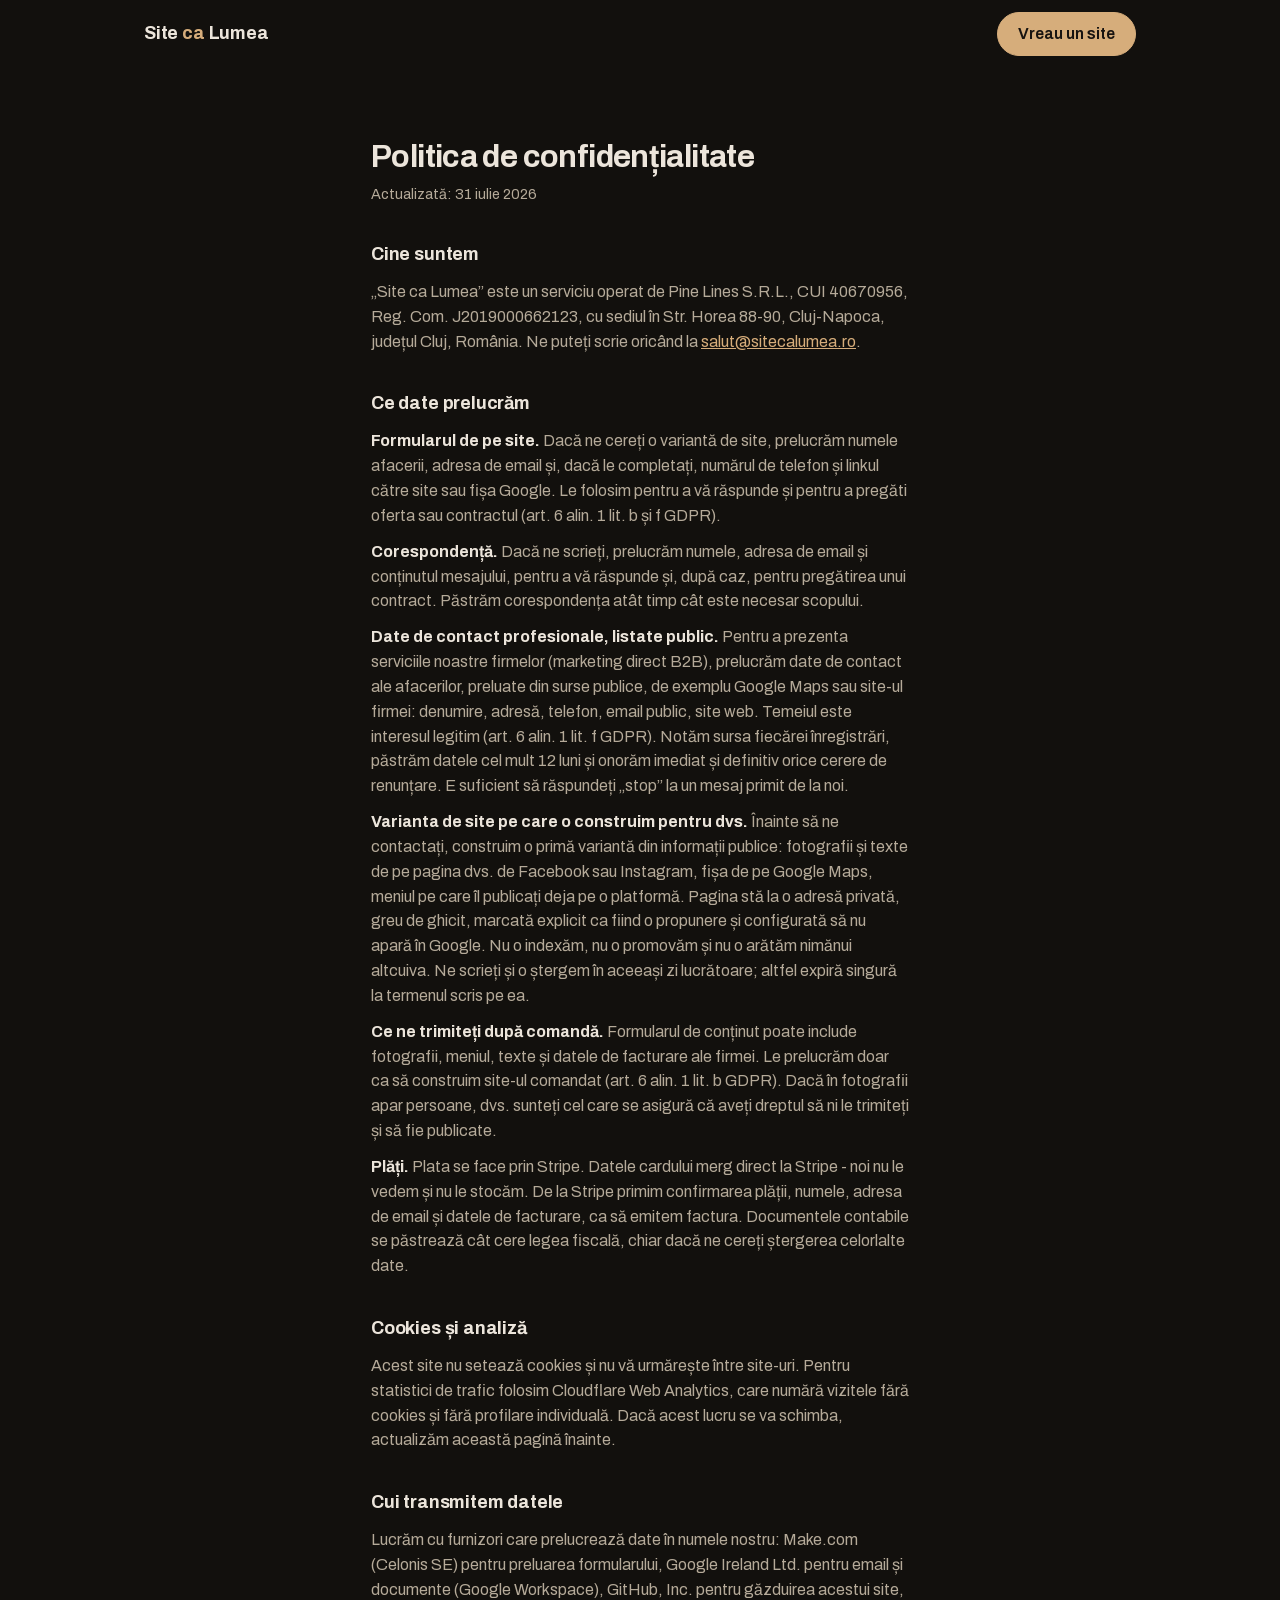
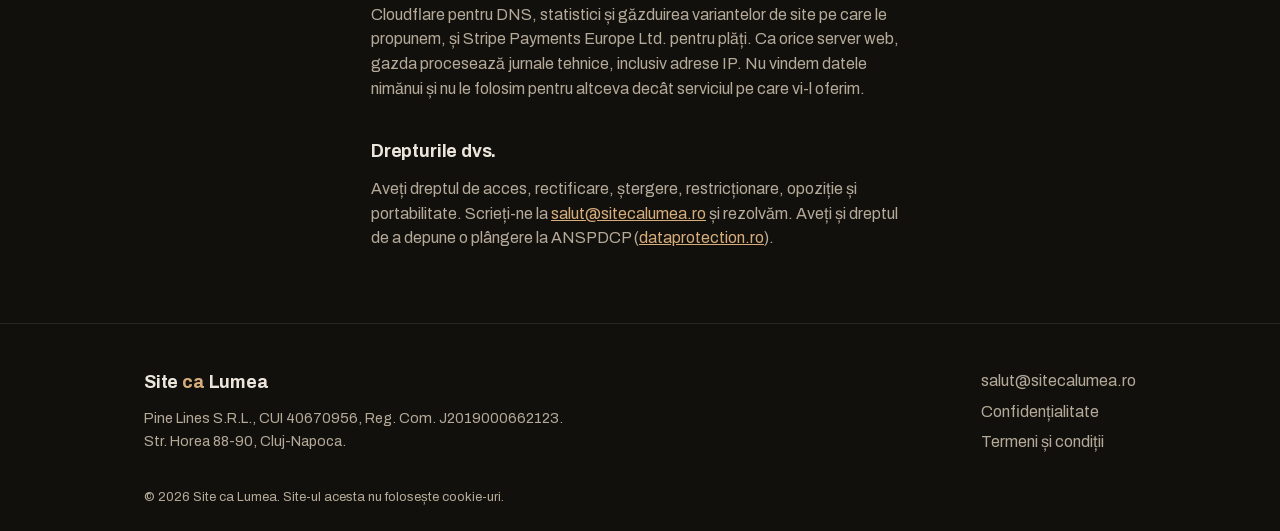
<file: confidentialitate/index.html>
<!DOCTYPE html><html lang="ro"> <head><meta charset="utf-8"><meta name="viewport" content="width=device-width, initial-scale=1"><title>Politica de confidențialitate | Site ca Lumea</title><meta name="description" content="Cum prelucrăm datele personale la Site ca Lumea: corespondență, date de contact publice ale afacerilor, formularul de comandă."><link rel="canonical" href="https://sitecalumea.ro/confidentialitate"><link rel="preload" href="/fonts/archivo-latin.woff2" as="font" type="font/woff2" crossorigin><link rel="icon" href="/favicon.svg" type="image/svg+xml"><meta property="og:type" content="website"><meta property="og:locale" content="ro_RO"><meta property="og:site_name" content="Site ca Lumea"><meta property="og:title" content="Politica de confidențialitate | Site ca Lumea"><meta property="og:description" content="Cum prelucrăm datele personale la Site ca Lumea: corespondență, date de contact publice ale afacerilor, formularul de comandă."><meta property="og:url" content="https://sitecalumea.ro/confidentialitate"><script>
      document.documentElement.classList.add('js');
    </script><style>@font-face{font-family:Archivo;font-style:normal;font-weight:400 700;font-display:swap;src:url(/fonts/archivo-latin-ext.woff2) format("woff2");unicode-range:U+0100-02BA,U+02BD-02C5,U+02C7-02CC,U+02CE-02D7,U+02DD-02FF,U+0304,U+0308,U+0329,U+1D00-1DBF,U+1E00-1E9F,U+1EF2-1EFF,U+2020,U+20A0-20AB,U+20AD-20C0,U+2113,U+2C60-2C7F,U+A720-A7FF}@font-face{font-family:Archivo;font-style:normal;font-weight:400 700;font-display:swap;src:url(/fonts/archivo-latin.woff2) format("woff2");unicode-range:U+0000-00FF,U+0131,U+0152-0153,U+02BB-02BC,U+02C6,U+02DA,U+02DC,U+0304,U+0308,U+0329,U+2000-206F,U+20AC,U+2122,U+2191,U+2193,U+2212,U+2215,U+FEFF,U+FFFD}:root{--ink: #12100d;--ink-2: #171410;--ink-3: #1e1a15;--bone: #ece5db;--bone-dim: #b5aa99;--tan: #d6ad7b;--tan-ink: #171310;--hair: rgba(236, 229, 219, .1);--hair-tan: rgba(214, 173, 123, .22);--r-sm: 10px;--r-md: 16px;--t-hero: clamp(2.1rem, 3.4vw + 1rem, 3.5rem);--t-big: clamp(1.5rem, 1.1vw + 1.05rem, 2.05rem);--t-lead: 1.125rem;--t-body: 1rem;--wrap: 1120px;--pad: clamp(1.15rem, 5vw, 4.5rem)}*{margin:0;padding:0;box-sizing:border-box}html{scroll-behavior:smooth}body{font-family:Archivo,-apple-system,BlinkMacSystemFont,Segoe UI,Roboto,sans-serif;font-size:var(--t-body);line-height:1.55;background:var(--ink);color:var(--bone);overflow-x:clip;-webkit-font-smoothing:antialiased}img{display:block;max-width:100%}a{color:inherit}::selection{background:var(--tan);color:var(--tan-ink)}:focus-visible{outline:2px solid var(--tan);outline-offset:3px;border-radius:4px}.tan{color:var(--tan)}.wrap{max-width:var(--wrap);margin-inline:auto;padding-inline:var(--pad)}.section{padding-block:clamp(3rem,6.5vh,5rem)}.h2{font-size:var(--t-big);font-weight:700;letter-spacing:-.015em;line-height:1.14}.lead{font-size:var(--t-lead);color:var(--bone-dim);max-width:60ch;margin-top:.7rem}.btn{display:inline-block;font:inherit;font-weight:600;text-decoration:none;text-align:center;background:var(--tan);color:var(--tan-ink);border:1px solid var(--tan);cursor:pointer;border-radius:999px;padding:.78rem 1.6rem;white-space:nowrap;transition:background-color .15s ease,transform .15s ease}.btn:hover{background:#e4c093;border-color:#e4c093;transform:translateY(-1px)}.btn-ghost{background:transparent;color:var(--bone);border-color:var(--hair-tan)}.btn-ghost:hover{background:var(--ink-2);border-color:var(--tan);transform:translateY(-1px)}.skip{position:absolute;left:-9999px;top:0;z-index:20;background:var(--tan);color:var(--tan-ink);font-weight:600;padding:.6rem 1rem;border-radius:0 0 var(--r-sm) 0}.skip:focus{left:0}html.js .reveal{opacity:0;transform:translateY(18px);transition:opacity .6s ease,transform .6s ease}html.js .reveal.visible{opacity:1;transform:none}@media(prefers-reduced-motion:reduce){*,*:before,*:after{animation-duration:.01ms!important;animation-iteration-count:1!important;transition-duration:.01ms!important;scroll-behavior:auto!important}html.js .reveal{opacity:1!important;transform:none!important}}.footer[data-astro-cid-sz7xmlte]{border-top:1px solid var(--hair);padding-block:clamp(2rem,5vh,3rem) 1.5rem}.footer-inner[data-astro-cid-sz7xmlte]{display:flex;justify-content:space-between;align-items:flex-start;gap:1.5rem 2rem;flex-wrap:wrap}.wordmark[data-astro-cid-sz7xmlte]{font-weight:700;font-size:var(--t-lead);letter-spacing:-.01em;text-decoration:none}.wordmark[data-astro-cid-sz7xmlte] span[data-astro-cid-sz7xmlte]{color:var(--tan)}.footer-legal[data-astro-cid-sz7xmlte]{font-style:normal;color:var(--bone-dim);font-size:.9rem;margin-top:.6rem;line-height:1.6}.footer-meta[data-astro-cid-sz7xmlte]{display:flex;flex-direction:column;gap:.35rem;color:var(--bone-dim)}.footer-meta[data-astro-cid-sz7xmlte] a[data-astro-cid-sz7xmlte]{text-decoration:none;transition:color .15s ease}.footer-meta[data-astro-cid-sz7xmlte] a[data-astro-cid-sz7xmlte]:hover{color:var(--bone)}.footer-note[data-astro-cid-sz7xmlte]{color:var(--bone-dim);font-size:.82rem;margin-top:2rem}
.prose[data-astro-cid-e76sewqr]{padding-block:clamp(2.5rem,8vh,5rem)}.prose[data-astro-cid-e76sewqr] .wrap[data-astro-cid-e76sewqr]{max-width:74ch}h1[data-astro-cid-e76sewqr]{font-size:var(--t-big);font-weight:700;letter-spacing:-.02em;line-height:1.12}.updated[data-astro-cid-e76sewqr]{color:var(--bone-dim);font-size:.9rem;margin-top:.5rem}h2[data-astro-cid-e76sewqr]{font-size:var(--t-lead);font-weight:700;letter-spacing:-.01em;margin-top:2.25rem}p[data-astro-cid-e76sewqr]{color:var(--bone-dim);margin-top:.7rem}p[data-astro-cid-e76sewqr] strong[data-astro-cid-e76sewqr]{color:var(--bone)}a[data-astro-cid-e76sewqr]{color:var(--tan)}
.nav[data-astro-cid-dmqpwcec]{position:relative;z-index:6;height:68px;display:flex;align-items:center;justify-content:space-between;gap:1rem;padding-inline:var(--pad);max-width:var(--wrap);margin-inline:auto}.nav-overlay[data-astro-cid-dmqpwcec]{position:absolute;top:0;left:50%;transform:translate(-50%);width:100%}.wordmark[data-astro-cid-dmqpwcec]{font-weight:700;font-size:var(--t-lead);letter-spacing:-.01em;text-decoration:none}.wordmark[data-astro-cid-dmqpwcec] span[data-astro-cid-dmqpwcec]{color:var(--tan)}.nav-overlay[data-astro-cid-dmqpwcec] .wordmark[data-astro-cid-dmqpwcec]{background:#12100deb;border:1px solid var(--hair);border-radius:999px;padding:.5rem 1.1rem}.nav-cta[data-astro-cid-dmqpwcec]{padding:.55rem 1.25rem}@media(max-width:720px){.nav[data-astro-cid-dmqpwcec]{height:60px}.nav-cta[data-astro-cid-dmqpwcec]{display:none}}
</style></head> <body> <a class="skip" href="#continut">Sari la conținut</a> <nav class="nav" aria-label="Navigare principală" data-astro-cid-dmqpwcec> <a class="wordmark" href="/" data-astro-cid-dmqpwcec>Site <span data-astro-cid-dmqpwcec>ca</span> Lumea</a> <a class="btn nav-cta" href="/#comanda" data-astro-cid-dmqpwcec>Vreau un site</a> </nav>   <main id="continut" class="prose" data-astro-cid-e76sewqr> <div class="wrap" data-astro-cid-e76sewqr> <h1 data-astro-cid-e76sewqr>Politica de confidențialitate</h1> <p class="updated" data-astro-cid-e76sewqr>Actualizată: 31 iulie 2026</p> <h2 data-astro-cid-e76sewqr>Cine suntem</h2> <p data-astro-cid-e76sewqr>
„Site ca Lumea” este un serviciu operat de Pine Lines S.R.L.,
CUI 40670956, Reg. Com. J2019000662123, cu sediul în Str. Horea 88-90, Cluj-Napoca, județul
        Cluj, România. Ne puteți scrie oricând la
<a href="mailto:salut@sitecalumea.ro" data-astro-cid-e76sewqr>salut@sitecalumea.ro</a>.
</p> <h2 data-astro-cid-e76sewqr>Ce date prelucrăm</h2> <p data-astro-cid-e76sewqr> <strong data-astro-cid-e76sewqr>Formularul de pe site.</strong> Dacă ne cereți o variantă de
        site, prelucrăm numele afacerii, adresa de email și, dacă le completați,
        numărul de telefon și linkul către site sau fișa Google. Le folosim
        pentru a vă răspunde și pentru a pregăti oferta sau contractul (art. 6
        alin. 1 lit. b și f GDPR).
</p> <p data-astro-cid-e76sewqr> <strong data-astro-cid-e76sewqr>Corespondență.</strong> Dacă ne scrieți, prelucrăm numele,
        adresa de email și conținutul mesajului, pentru a vă răspunde și, după
        caz, pentru pregătirea unui contract. Păstrăm corespondența atât timp
        cât este necesar scopului.
</p> <p data-astro-cid-e76sewqr> <strong data-astro-cid-e76sewqr>Date de contact profesionale, listate public.</strong> Pentru a
        prezenta serviciile noastre firmelor (marketing direct B2B), prelucrăm
        date de contact ale afacerilor, preluate din surse publice, de exemplu
        Google Maps sau site-ul firmei: denumire, adresă, telefon, email public,
        site web. Temeiul este interesul legitim (art. 6 alin. 1 lit. f GDPR).
        Notăm sursa fiecărei înregistrări, păstrăm datele cel mult 12 luni și
        onorăm imediat și definitiv orice cerere de renunțare. E suficient să
        răspundeți „stop” la un mesaj primit de la noi.
</p> <p data-astro-cid-e76sewqr> <strong data-astro-cid-e76sewqr>Varianta de site pe care o construim pentru dvs.</strong> Înainte
        să ne contactați, construim o primă variantă din informații publice:
        fotografii și texte de pe pagina dvs. de Facebook sau Instagram, fișa de
        pe Google Maps, meniul pe care îl publicați deja pe o platformă. Pagina
        stă la o adresă privată, greu de ghicit, marcată explicit ca fiind o
        propunere și configurată să nu apară în Google. Nu o indexăm, nu o
        promovăm și nu o arătăm nimănui altcuiva. Ne scrieți și o ștergem în
        aceeași zi lucrătoare; altfel expiră singură la termenul scris pe ea.
</p> <p data-astro-cid-e76sewqr> <strong data-astro-cid-e76sewqr>Ce ne trimiteți după comandă.</strong> Formularul de conținut
        poate include fotografii, meniul, texte și datele de facturare ale
        firmei. Le prelucrăm doar ca să construim site-ul comandat (art. 6 alin.
        1 lit. b GDPR). Dacă în fotografii apar persoane, dvs. sunteți cel care
        se asigură că aveți dreptul să ni le trimiteți și să fie publicate.
</p> <p data-astro-cid-e76sewqr> <strong data-astro-cid-e76sewqr>Plăți.</strong> Plata se face prin Stripe. Datele cardului merg
        direct la Stripe - noi nu le vedem și nu le stocăm. De la Stripe primim
        confirmarea plății, numele, adresa de email și datele de facturare, ca
        să emitem factura. Documentele contabile se păstrează cât cere legea
        fiscală, chiar dacă ne cereți ștergerea celorlalte date.
</p> <h2 data-astro-cid-e76sewqr>Cookies și analiză</h2> <p data-astro-cid-e76sewqr>
Acest site nu setează cookies și nu vă urmărește între site-uri. Pentru
        statistici de trafic folosim Cloudflare Web Analytics, care numără
        vizitele fără cookies și fără profilare individuală. Dacă acest lucru se
        va schimba, actualizăm această pagină înainte.
</p> <h2 data-astro-cid-e76sewqr>Cui transmitem datele</h2> <p data-astro-cid-e76sewqr>
Lucrăm cu furnizori care prelucrează date în numele nostru: Make.com
        (Celonis SE) pentru preluarea formularului, Google Ireland Ltd. pentru
        email și documente (Google Workspace), GitHub, Inc. pentru găzduirea
        acestui site, Cloudflare pentru DNS, statistici și găzduirea variantelor
        de site pe care le propunem, și Stripe Payments Europe Ltd. pentru
        plăți. Ca orice server web, gazda procesează jurnale tehnice, inclusiv
        adrese IP. Nu vindem datele nimănui și nu le folosim pentru altceva
        decât serviciul pe care vi-l oferim.
</p> <h2 data-astro-cid-e76sewqr>Drepturile dvs.</h2> <p data-astro-cid-e76sewqr>
Aveți dreptul de acces, rectificare, ștergere, restricționare, opoziție
        și portabilitate. Scrieți-ne la
<a href="mailto:salut@sitecalumea.ro" data-astro-cid-e76sewqr>salut@sitecalumea.ro</a> și rezolvăm.
        Aveți și dreptul de a depune o plângere la ANSPDCP
        (<a href="https://www.dataprotection.ro" rel="noopener" data-astro-cid-e76sewqr>dataprotection.ro</a>).
</p> </div> </main>  <footer class="footer" data-astro-cid-sz7xmlte> <div class="wrap footer-inner" data-astro-cid-sz7xmlte> <div class="footer-brand" data-astro-cid-sz7xmlte> <a class="wordmark" href="/" data-astro-cid-sz7xmlte>Site <span data-astro-cid-sz7xmlte>ca</span> Lumea</a> <address class="footer-legal" data-astro-cid-sz7xmlte> Pine Lines S.R.L., CUI 40670956, Reg. Com. J2019000662123.<br data-astro-cid-sz7xmlte> Str. Horea 88-90, Cluj-Napoca.
</address> </div> <div class="footer-meta" data-astro-cid-sz7xmlte> <a href="mailto:salut@sitecalumea.ro" data-astro-cid-sz7xmlte>salut@sitecalumea.ro</a>  <a href="/confidentialitate" data-astro-cid-sz7xmlte>Confidențialitate</a> <a href="/termeni" data-astro-cid-sz7xmlte>Termeni și condiții</a> </div> </div> <p class="wrap footer-note" data-astro-cid-sz7xmlte>© 2026 Site ca Lumea. Site-ul acesta nu folosește cookie-uri.</p> </footer>  <script>
      // Scroll reveals. IntersectionObserver only, never a scroll listener.
      (function () {
        var els = document.querySelectorAll('.reveal');
        if (!els.length || !('IntersectionObserver' in window)) return;
        var io = new IntersectionObserver(
          function (entries) {
            entries.forEach(function (e) {
              if (!e.isIntersecting) return;
              e.target.classList.add('visible');
              io.unobserve(e.target);
            });
          },
          { threshold: 0.12 }
        );
        els.forEach(function (el) {
          io.observe(el);
        });
      })();
    </script> <script defer src="https://static.cloudflareinsights.com/beacon.min.js" data-cf-beacon="{&#34;token&#34;: &#34;8680325dc5b34addb9d35ef72ff3f732&#34;}"></script> </body> </html>
</file>
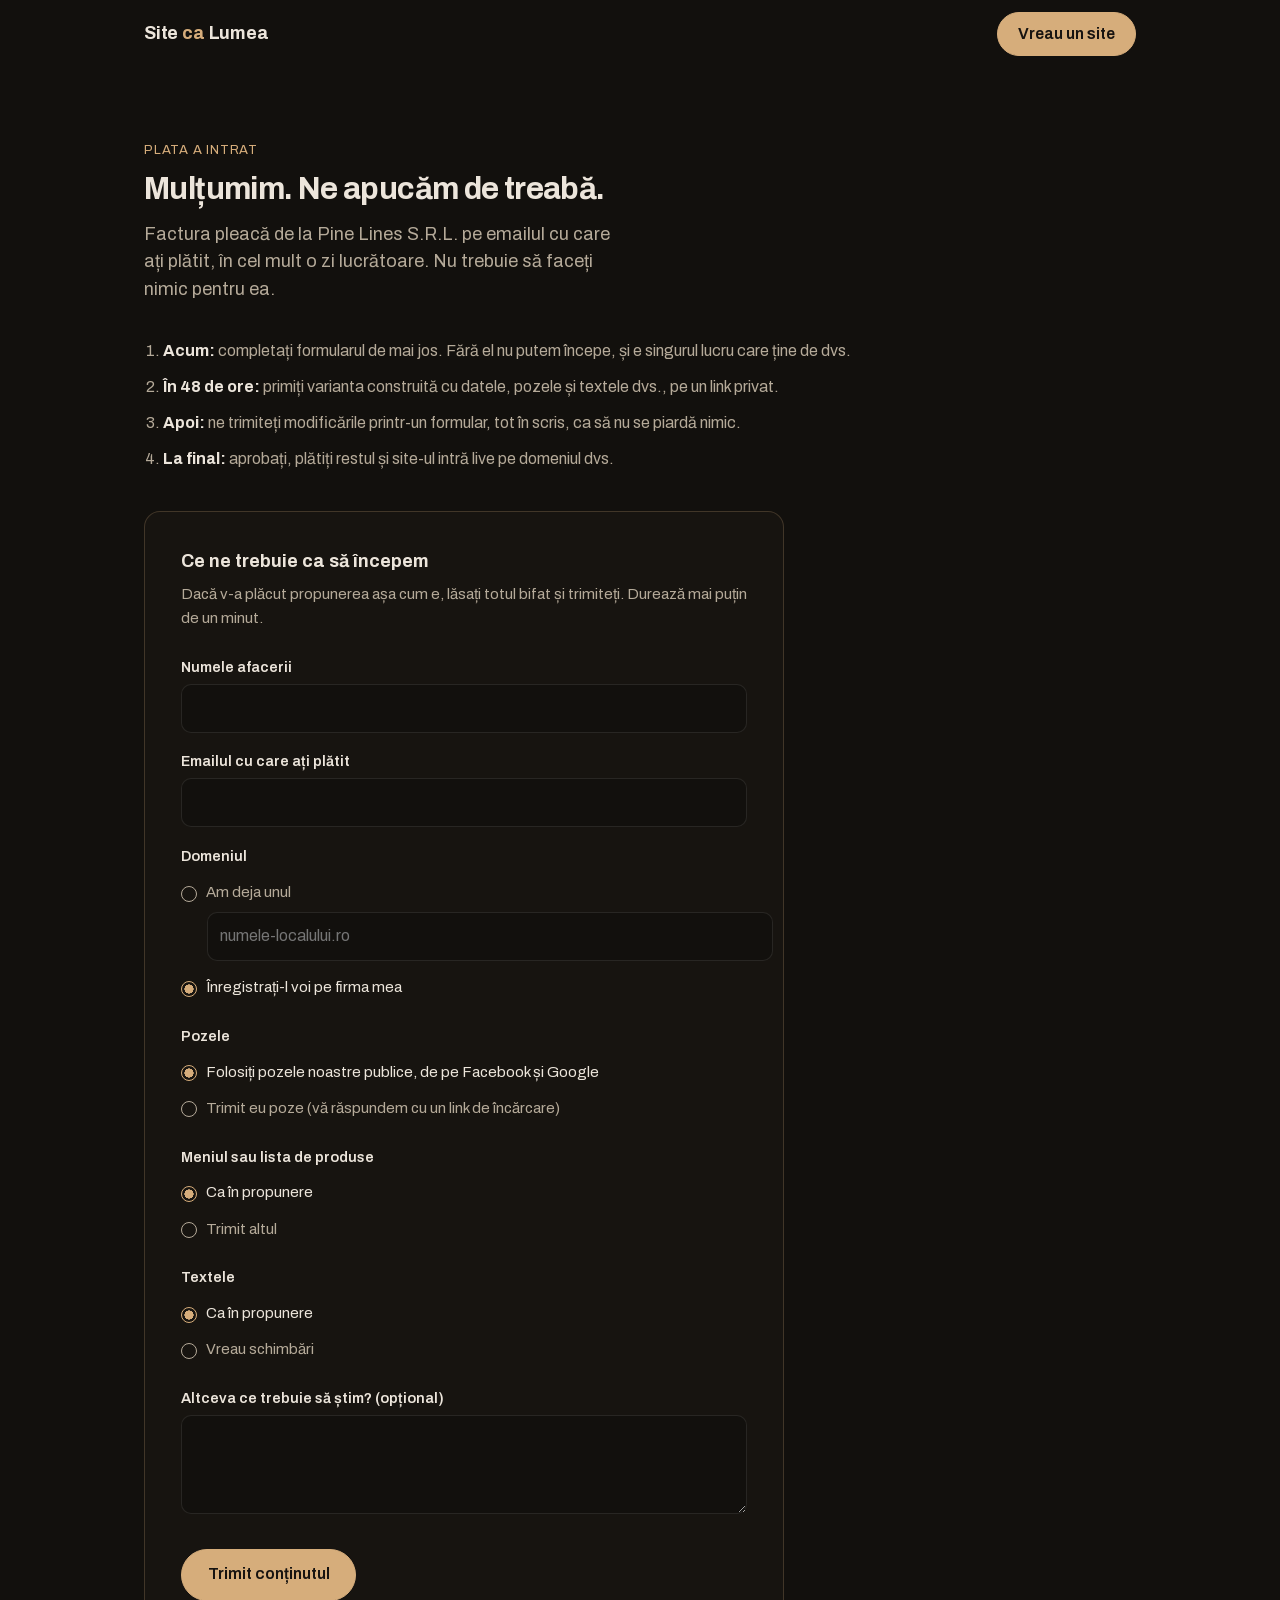
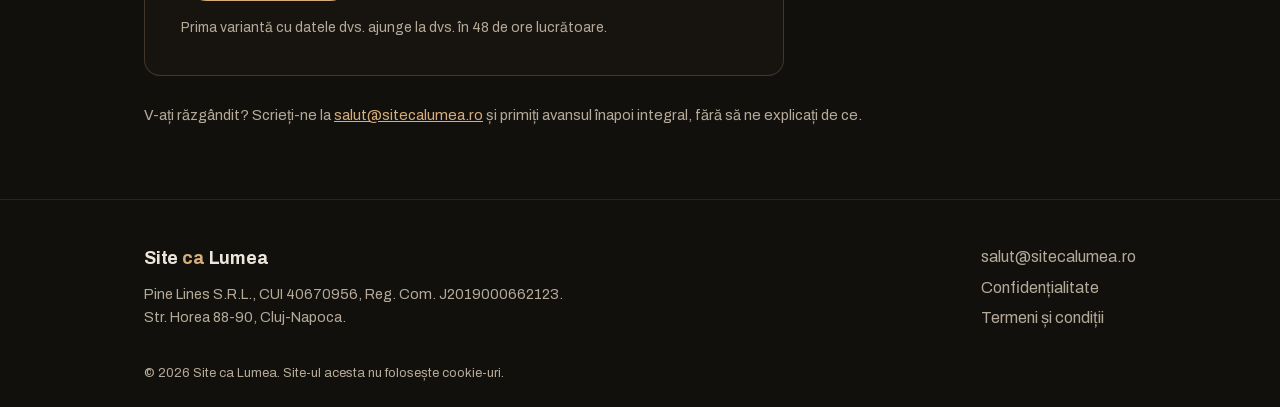
<file: intake/index.html>
<!DOCTYPE html><html lang="ro"> <head><meta charset="utf-8"><meta name="viewport" content="width=device-width, initial-scale=1"><title>Mulțumim, am primit plata | Site ca Lumea</title><meta name="description" content="Confirmarea plății și formularul de conținut."><link rel="canonical" href="https://sitecalumea.ro/intake"><meta name="robots" content="noindex, follow"><link rel="preload" href="/fonts/archivo-latin.woff2" as="font" type="font/woff2" crossorigin><link rel="icon" href="/favicon.svg" type="image/svg+xml"><meta property="og:type" content="website"><meta property="og:locale" content="ro_RO"><meta property="og:site_name" content="Site ca Lumea"><meta property="og:title" content="Mulțumim, am primit plata | Site ca Lumea"><meta property="og:description" content="Confirmarea plății și formularul de conținut."><meta property="og:url" content="https://sitecalumea.ro/intake"><script>
      document.documentElement.classList.add('js');
    </script><style>@font-face{font-family:Archivo;font-style:normal;font-weight:400 700;font-display:swap;src:url(/fonts/archivo-latin-ext.woff2) format("woff2");unicode-range:U+0100-02BA,U+02BD-02C5,U+02C7-02CC,U+02CE-02D7,U+02DD-02FF,U+0304,U+0308,U+0329,U+1D00-1DBF,U+1E00-1E9F,U+1EF2-1EFF,U+2020,U+20A0-20AB,U+20AD-20C0,U+2113,U+2C60-2C7F,U+A720-A7FF}@font-face{font-family:Archivo;font-style:normal;font-weight:400 700;font-display:swap;src:url(/fonts/archivo-latin.woff2) format("woff2");unicode-range:U+0000-00FF,U+0131,U+0152-0153,U+02BB-02BC,U+02C6,U+02DA,U+02DC,U+0304,U+0308,U+0329,U+2000-206F,U+20AC,U+2122,U+2191,U+2193,U+2212,U+2215,U+FEFF,U+FFFD}:root{--ink: #12100d;--ink-2: #171410;--ink-3: #1e1a15;--bone: #ece5db;--bone-dim: #b5aa99;--tan: #d6ad7b;--tan-ink: #171310;--hair: rgba(236, 229, 219, .1);--hair-tan: rgba(214, 173, 123, .22);--r-sm: 10px;--r-md: 16px;--t-hero: clamp(2.1rem, 3.4vw + 1rem, 3.5rem);--t-big: clamp(1.5rem, 1.1vw + 1.05rem, 2.05rem);--t-lead: 1.125rem;--t-body: 1rem;--wrap: 1120px;--pad: clamp(1.15rem, 5vw, 4.5rem)}*{margin:0;padding:0;box-sizing:border-box}html{scroll-behavior:smooth}body{font-family:Archivo,-apple-system,BlinkMacSystemFont,Segoe UI,Roboto,sans-serif;font-size:var(--t-body);line-height:1.55;background:var(--ink);color:var(--bone);overflow-x:clip;-webkit-font-smoothing:antialiased}img{display:block;max-width:100%}a{color:inherit}::selection{background:var(--tan);color:var(--tan-ink)}:focus-visible{outline:2px solid var(--tan);outline-offset:3px;border-radius:4px}.tan{color:var(--tan)}.wrap{max-width:var(--wrap);margin-inline:auto;padding-inline:var(--pad)}.section{padding-block:clamp(3rem,6.5vh,5rem)}.h2{font-size:var(--t-big);font-weight:700;letter-spacing:-.015em;line-height:1.14}.lead{font-size:var(--t-lead);color:var(--bone-dim);max-width:60ch;margin-top:.7rem}.btn{display:inline-block;font:inherit;font-weight:600;text-decoration:none;text-align:center;background:var(--tan);color:var(--tan-ink);border:1px solid var(--tan);cursor:pointer;border-radius:999px;padding:.78rem 1.6rem;white-space:nowrap;transition:background-color .15s ease,transform .15s ease}.btn:hover{background:#e4c093;border-color:#e4c093;transform:translateY(-1px)}.btn-ghost{background:transparent;color:var(--bone);border-color:var(--hair-tan)}.btn-ghost:hover{background:var(--ink-2);border-color:var(--tan);transform:translateY(-1px)}.skip{position:absolute;left:-9999px;top:0;z-index:20;background:var(--tan);color:var(--tan-ink);font-weight:600;padding:.6rem 1rem;border-radius:0 0 var(--r-sm) 0}.skip:focus{left:0}html.js .reveal{opacity:0;transform:translateY(18px);transition:opacity .6s ease,transform .6s ease}html.js .reveal.visible{opacity:1;transform:none}@media(prefers-reduced-motion:reduce){*,*:before,*:after{animation-duration:.01ms!important;animation-iteration-count:1!important;transition-duration:.01ms!important;scroll-behavior:auto!important}html.js .reveal{opacity:1!important;transform:none!important}}.footer[data-astro-cid-sz7xmlte]{border-top:1px solid var(--hair);padding-block:clamp(2rem,5vh,3rem) 1.5rem}.footer-inner[data-astro-cid-sz7xmlte]{display:flex;justify-content:space-between;align-items:flex-start;gap:1.5rem 2rem;flex-wrap:wrap}.wordmark[data-astro-cid-sz7xmlte]{font-weight:700;font-size:var(--t-lead);letter-spacing:-.01em;text-decoration:none}.wordmark[data-astro-cid-sz7xmlte] span[data-astro-cid-sz7xmlte]{color:var(--tan)}.footer-legal[data-astro-cid-sz7xmlte]{font-style:normal;color:var(--bone-dim);font-size:.9rem;margin-top:.6rem;line-height:1.6}.footer-meta[data-astro-cid-sz7xmlte]{display:flex;flex-direction:column;gap:.35rem;color:var(--bone-dim)}.footer-meta[data-astro-cid-sz7xmlte] a[data-astro-cid-sz7xmlte]{text-decoration:none;transition:color .15s ease}.footer-meta[data-astro-cid-sz7xmlte] a[data-astro-cid-sz7xmlte]:hover{color:var(--bone)}.footer-note[data-astro-cid-sz7xmlte]{color:var(--bone-dim);font-size:.82rem;margin-top:2rem}
.nav[data-astro-cid-dmqpwcec]{position:relative;z-index:6;height:68px;display:flex;align-items:center;justify-content:space-between;gap:1rem;padding-inline:var(--pad);max-width:var(--wrap);margin-inline:auto}.nav-overlay[data-astro-cid-dmqpwcec]{position:absolute;top:0;left:50%;transform:translate(-50%);width:100%}.wordmark[data-astro-cid-dmqpwcec]{font-weight:700;font-size:var(--t-lead);letter-spacing:-.01em;text-decoration:none}.wordmark[data-astro-cid-dmqpwcec] span[data-astro-cid-dmqpwcec]{color:var(--tan)}.nav-overlay[data-astro-cid-dmqpwcec] .wordmark[data-astro-cid-dmqpwcec]{background:#12100deb;border:1px solid var(--hair);border-radius:999px;padding:.5rem 1.1rem}.nav-cta[data-astro-cid-dmqpwcec]{padding:.55rem 1.25rem}@media(max-width:720px){.nav[data-astro-cid-dmqpwcec]{height:60px}.nav-cta[data-astro-cid-dmqpwcec]{display:none}}
.intake-form[data-astro-cid-y5mq4jyn]{background:var(--ink-2);border:1px solid var(--hair-tan);border-radius:var(--r-md);padding:clamp(1.4rem,3vw,2.25rem);max-width:40rem}h2[data-astro-cid-y5mq4jyn]{font-size:var(--t-lead);font-weight:700;margin:0 0 .5rem}.blurb[data-astro-cid-y5mq4jyn]{color:var(--bone-dim);margin:0 0 1.6rem;font-size:.94rem}.field[data-astro-cid-y5mq4jyn]{margin-bottom:1.1rem}.field[data-astro-cid-y5mq4jyn] label[data-astro-cid-y5mq4jyn]{display:block;margin-bottom:.35rem;font-size:.9rem;font-weight:600}.hint[data-astro-cid-y5mq4jyn]{margin:.35rem 0 0;font-size:.84rem;color:var(--bone-dim)}input[data-astro-cid-y5mq4jyn][type=text],input[data-astro-cid-y5mq4jyn][type=email],textarea[data-astro-cid-y5mq4jyn]{width:100%;padding:.7rem .8rem;background:var(--ink);border:1px solid var(--hair);border-radius:var(--r-sm);color:var(--bone);font:inherit}input[data-astro-cid-y5mq4jyn]:focus-visible,textarea[data-astro-cid-y5mq4jyn]:focus-visible{outline:2px solid var(--tan);outline-offset:1px}fieldset[data-astro-cid-y5mq4jyn]{border:0;padding:0;margin:0 0 1.2rem}legend[data-astro-cid-y5mq4jyn]{font-size:.9rem;font-weight:600;margin-bottom:.45rem;padding:0}fieldset[data-astro-cid-y5mq4jyn] label[data-astro-cid-y5mq4jyn]{display:flex;gap:.55rem;align-items:flex-start;padding:.4rem 0;color:var(--bone-dim);font-size:.94rem}fieldset[data-astro-cid-y5mq4jyn] input[data-astro-cid-y5mq4jyn][type=radio]{appearance:none;-webkit-appearance:none;flex:none;width:16px;height:16px;margin:.3rem 0 0;border:1.5px solid var(--bone-dim);border-radius:50%;background:transparent}fieldset[data-astro-cid-y5mq4jyn] input[data-astro-cid-y5mq4jyn][type=radio]:checked{border-color:var(--tan);background:radial-gradient(circle,var(--tan) 0 45%,transparent 48%)}fieldset[data-astro-cid-y5mq4jyn] input[data-astro-cid-y5mq4jyn][type=radio]:focus-visible{outline:2px solid var(--tan);outline-offset:2px}fieldset[data-astro-cid-y5mq4jyn] label[data-astro-cid-y5mq4jyn]:has(:checked){color:var(--bone)}.sub-input[data-astro-cid-y5mq4jyn]{margin:.1rem 0 .5rem 1.6rem;width:calc(100% - 1.6rem)}.form-submit[data-astro-cid-y5mq4jyn]{margin-top:.6rem}.foot[data-astro-cid-y5mq4jyn]{color:var(--bone-dim);font-size:.88rem;margin:1rem 0 0}.form-error[data-astro-cid-y5mq4jyn]{color:#ffb4a2;font-size:.9rem;margin-top:.8rem}.form-error[data-astro-cid-y5mq4jyn] a[data-astro-cid-y5mq4jyn]{color:var(--tan)}.trap[data-astro-cid-y5mq4jyn]{position:absolute;left:-9999px;width:1px;height:1px;overflow:hidden}.ty[data-astro-cid-z3m4ewb3]{padding-block:clamp(2.5rem,8vh,5rem)}.eyebrow[data-astro-cid-z3m4ewb3]{margin:0 0 .7rem;font-size:.82rem;letter-spacing:.06em;text-transform:uppercase;color:var(--tan)}h1[data-astro-cid-z3m4ewb3]{font-size:var(--t-big);font-weight:700;letter-spacing:-.02em;line-height:1.12;margin:0}.lead[data-astro-cid-z3m4ewb3]{max-width:44ch;margin:.9rem 0 2.2rem;font-size:var(--t-lead);color:var(--bone-dim)}.pasi[data-astro-cid-z3m4ewb3]{max-width:46rem;margin:0 0 2.4rem;padding-left:1.2rem;color:var(--bone-dim)}.pasi[data-astro-cid-z3m4ewb3] li[data-astro-cid-z3m4ewb3]{margin-bottom:.7rem}.pasi[data-astro-cid-z3m4ewb3] strong[data-astro-cid-z3m4ewb3]{color:var(--bone)}.alt[data-astro-cid-z3m4ewb3]{margin-top:1.8rem;color:var(--bone-dim);font-size:.92rem}.alt[data-astro-cid-z3m4ewb3] a[data-astro-cid-z3m4ewb3]{color:var(--tan)}
</style></head> <body> <a class="skip" href="#continut">Sari la conținut</a> <nav class="nav" aria-label="Navigare principală" data-astro-cid-dmqpwcec> <a class="wordmark" href="/" data-astro-cid-dmqpwcec>Site <span data-astro-cid-dmqpwcec>ca</span> Lumea</a> <a class="btn nav-cta" href="/#comanda" data-astro-cid-dmqpwcec>Vreau un site</a> </nav>   <main id="continut-pagina" class="ty" data-astro-cid-z3m4ewb3> <div class="wrap" data-astro-cid-z3m4ewb3> <p class="eyebrow" data-astro-cid-z3m4ewb3>Plata a intrat</p> <h1 data-astro-cid-z3m4ewb3>Mulțumim. Ne apucăm de treabă.</h1> <p class="lead" data-astro-cid-z3m4ewb3>
Factura pleacă de la Pine Lines S.R.L. pe emailul cu care ați plătit,
        în cel mult o zi lucrătoare. Nu trebuie să faceți nimic pentru ea.
</p> <ol class="pasi" data-astro-cid-z3m4ewb3> <li data-astro-cid-z3m4ewb3> <strong data-astro-cid-z3m4ewb3>Acum:</strong> completați formularul de mai jos. Fără el nu
          putem începe, și e singurul lucru care ține de dvs.
</li> <li data-astro-cid-z3m4ewb3> <strong data-astro-cid-z3m4ewb3>În 48 de ore:</strong> primiți varianta construită cu
          datele, pozele și textele dvs., pe un link privat.
</li> <li data-astro-cid-z3m4ewb3> <strong data-astro-cid-z3m4ewb3>Apoi:</strong> ne trimiteți modificările printr-un formular, tot
          în scris, ca să nu se piardă nimic.
</li> <li data-astro-cid-z3m4ewb3> <strong data-astro-cid-z3m4ewb3>La final:</strong> aprobați, plătiți restul și site-ul intră
          live pe domeniul dvs.
</li> </ol> <form class="intake-form" id="continut" action="https://hook.eu2.make.com/o4929mr72ixugv85xeehsudezo6d27fu" method="post" data-intake-form data-success="/multumim-continut" data-astro-cid-y5mq4jyn><h2 data-astro-cid-y5mq4jyn>Ce ne trebuie ca să începem</h2><p class="blurb" data-astro-cid-y5mq4jyn>
Dacă v-a plăcut propunerea așa cum e, lăsați totul bifat și trimiteți.
    Durează mai puțin de un minut.
</p><div class="field" data-astro-cid-y5mq4jyn><label for="i-afacere" data-astro-cid-y5mq4jyn>Numele afacerii</label><input id="i-afacere" name="afacere" type="text" autocomplete="organization" required data-astro-cid-y5mq4jyn></div><div class="field" data-astro-cid-y5mq4jyn><label for="i-email" data-astro-cid-y5mq4jyn>Emailul cu care ați plătit</label><input id="i-email" name="email" type="email" autocomplete="email" required data-astro-cid-y5mq4jyn></div><fieldset data-astro-cid-y5mq4jyn><legend data-astro-cid-y5mq4jyn>Domeniul</legend><label data-astro-cid-y5mq4jyn><input type="radio" name="domeniu" value="am-deja" data-astro-cid-y5mq4jyn> Am deja unul</label><input class="sub-input" name="domeniu_nume" type="text" placeholder="numele-localului.ro" data-astro-cid-y5mq4jyn><label data-astro-cid-y5mq4jyn><input type="radio" name="domeniu" value="inregistrati-voi" checked data-astro-cid-y5mq4jyn> Înregistrați-l voi pe firma mea</label></fieldset><fieldset data-astro-cid-y5mq4jyn><legend data-astro-cid-y5mq4jyn>Pozele</legend><label data-astro-cid-y5mq4jyn><input type="radio" name="poze" value="publice" checked data-astro-cid-y5mq4jyn> Folosiți pozele noastre publice, de pe Facebook și Google</label><label data-astro-cid-y5mq4jyn><input type="radio" name="poze" value="trimit-eu" data-astro-cid-y5mq4jyn> Trimit eu poze (vă răspundem cu un link de încărcare)</label></fieldset><fieldset data-astro-cid-y5mq4jyn><legend data-astro-cid-y5mq4jyn>Meniul sau lista de produse</legend><label data-astro-cid-y5mq4jyn><input type="radio" name="meniu" value="ca-in-propunere" checked data-astro-cid-y5mq4jyn> Ca în propunere</label><label data-astro-cid-y5mq4jyn><input type="radio" name="meniu" value="trimit-altul" data-astro-cid-y5mq4jyn> Trimit altul</label></fieldset><fieldset data-astro-cid-y5mq4jyn><legend data-astro-cid-y5mq4jyn>Textele</legend><label data-astro-cid-y5mq4jyn><input type="radio" name="texte" value="ca-in-propunere" checked data-astro-cid-y5mq4jyn> Ca în propunere</label><label data-astro-cid-y5mq4jyn><input type="radio" name="texte" value="schimbari" data-astro-cid-y5mq4jyn> Vreau schimbări</label></fieldset><div class="field" data-astro-cid-y5mq4jyn><label for="i-altele" data-astro-cid-y5mq4jyn>Altceva ce trebuie să știm? (opțional)</label><textarea id="i-altele" name="altele" rows="3" data-astro-cid-y5mq4jyn></textarea></div><div class="trap" aria-hidden="true" data-astro-cid-y5mq4jyn><label for="i-companie" data-astro-cid-y5mq4jyn>Companie</label><input id="i-companie" name="companie" type="text" tabindex="-1" autocomplete="off" data-astro-cid-y5mq4jyn></div><input type="hidden" name="incarcat" value="" data-loaded-at data-astro-cid-y5mq4jyn><input type="hidden" name="sursa" value="intake" data-astro-cid-y5mq4jyn><input type="hidden" name="referinta" value="" data-referrer data-astro-cid-y5mq4jyn><button class="btn form-submit" type="submit" data-astro-cid-y5mq4jyn>Trimit conținutul</button><p class="foot" data-astro-cid-y5mq4jyn>
Prima variantă cu datele dvs. ajunge la dvs. în 48 de ore lucrătoare.
</p><p class="form-error" data-form-error hidden role="alert" data-astro-cid-y5mq4jyn>
Formularul nu a putut fi trimis. Scrieți-ne la
<a href="mailto:salut@sitecalumea.ro" data-astro-cid-y5mq4jyn>salut@sitecalumea.ro</a> și rezolvăm.
</p></form><script>
  // This form needs its OWN script. The lead form's handler lives inside
  // OrderForm.astro, and /intake does not import that component, so without
  // this the page shipped a form with an `incarcat` field that nothing ever
  // stamped. Make's bot filter compares `now - incarcat > 2000`, so an empty
  // value would have rejected every genuine submission from a paying customer.
  (function () {
    var form = document.querySelector('[data-intake-form]');
    if (!form) return;

    var loaded = form.querySelector('[data-loaded-at]');
    var ref = form.querySelector('[data-referrer]');
    if (loaded) loaded.value = String(Date.now());
    if (ref) {
      // Carries the Stripe session id through from the redirect, which is the
      // only thread tying this submission to the payment that preceded it.
      ref.value = (document.referrer || 'direct') + (window.location.search || '');
    }

    form.addEventListener('submit', function (event) {
      var action = form.getAttribute('action') || '';
      if (action.indexOf('REPLACE_ME') !== -1) return;
      event.preventDefault();

      var errorBox = form.querySelector('[data-form-error]');
      var button = form.querySelector('button[type=submit]');
      if (errorBox) errorBox.hidden = true;
      if (button) { button.disabled = true; button.textContent = 'Se trimite...'; }

      fetch(action, { method: 'POST', body: new FormData(form) })
        .then(function (res) {
          if (!res.ok) throw new Error(String(res.status));
          window.location.href = form.getAttribute('data-success') || '/multumim';
        })
        .catch(function () {
          if (errorBox) errorBox.hidden = false;
          if (button) { button.disabled = false; button.textContent = 'Trimit conținutul'; }
        });
    });
  })();
</script> <p class="alt" data-astro-cid-z3m4ewb3>
V-ați răzgândit? Scrieți-ne la
<a href="mailto:salut@sitecalumea.ro" data-astro-cid-z3m4ewb3>salut@sitecalumea.ro</a> și primiți avansul
        înapoi integral, fără să ne explicați de ce.
</p> </div> </main>  <footer class="footer" data-astro-cid-sz7xmlte> <div class="wrap footer-inner" data-astro-cid-sz7xmlte> <div class="footer-brand" data-astro-cid-sz7xmlte> <a class="wordmark" href="/" data-astro-cid-sz7xmlte>Site <span data-astro-cid-sz7xmlte>ca</span> Lumea</a> <address class="footer-legal" data-astro-cid-sz7xmlte> Pine Lines S.R.L., CUI 40670956, Reg. Com. J2019000662123.<br data-astro-cid-sz7xmlte> Str. Horea 88-90, Cluj-Napoca.
</address> </div> <div class="footer-meta" data-astro-cid-sz7xmlte> <a href="mailto:salut@sitecalumea.ro" data-astro-cid-sz7xmlte>salut@sitecalumea.ro</a>  <a href="/confidentialitate" data-astro-cid-sz7xmlte>Confidențialitate</a> <a href="/termeni" data-astro-cid-sz7xmlte>Termeni și condiții</a> </div> </div> <p class="wrap footer-note" data-astro-cid-sz7xmlte>© 2026 Site ca Lumea. Site-ul acesta nu folosește cookie-uri.</p> </footer>  <script>
      // Scroll reveals. IntersectionObserver only, never a scroll listener.
      (function () {
        var els = document.querySelectorAll('.reveal');
        if (!els.length || !('IntersectionObserver' in window)) return;
        var io = new IntersectionObserver(
          function (entries) {
            entries.forEach(function (e) {
              if (!e.isIntersecting) return;
              e.target.classList.add('visible');
              io.unobserve(e.target);
            });
          },
          { threshold: 0.12 }
        );
        els.forEach(function (el) {
          io.observe(el);
        });
      })();
    </script> <script defer src="https://static.cloudflareinsights.com/beacon.min.js" data-cf-beacon="{&#34;token&#34;: &#34;8680325dc5b34addb9d35ef72ff3f732&#34;}"></script> </body> </html>
</file>
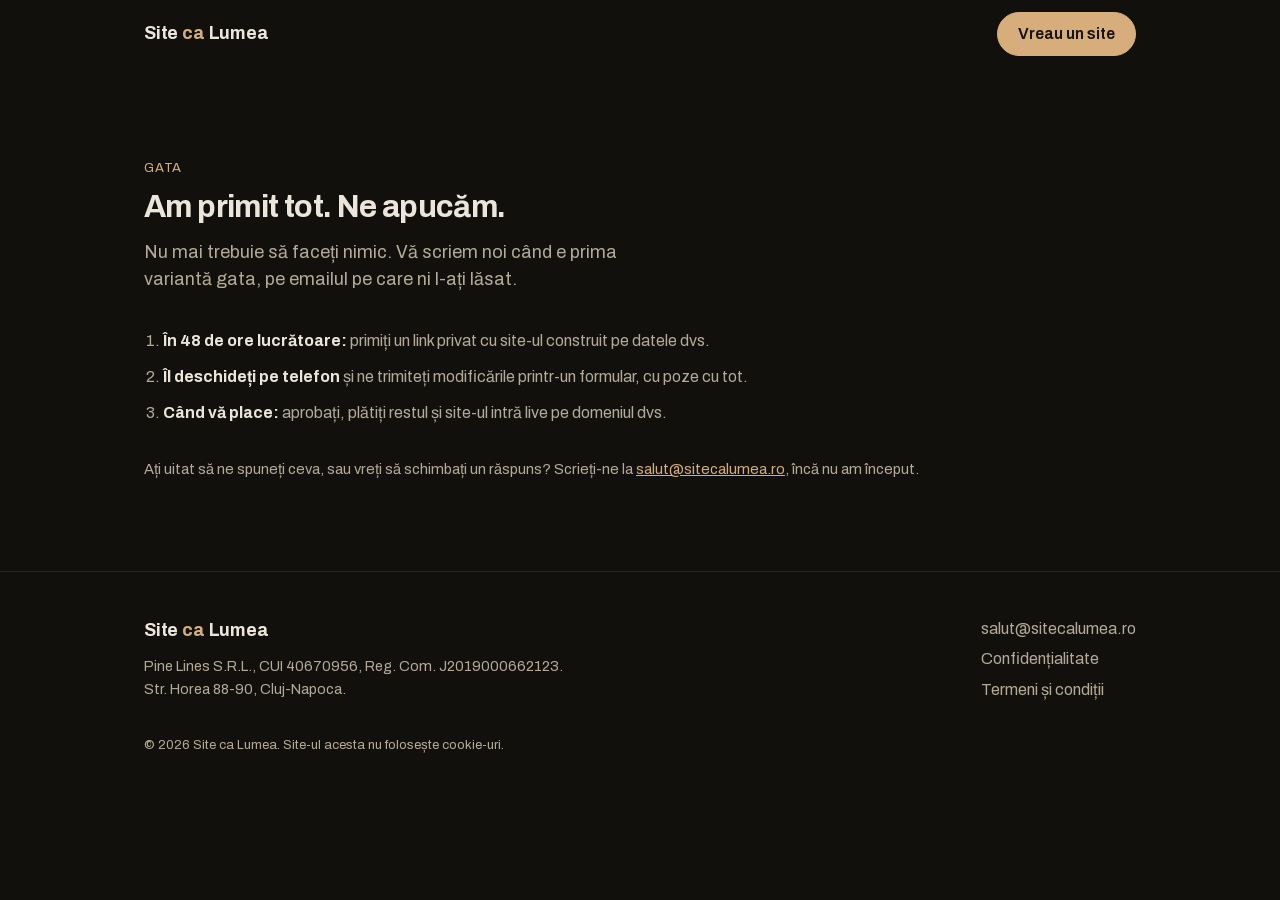
<file: multumim-continut/index.html>
<!DOCTYPE html><html lang="ro"> <head><meta charset="utf-8"><meta name="viewport" content="width=device-width, initial-scale=1"><title>Am primit tot ce ne trebuie | Site ca Lumea</title><meta name="description" content="Confirmarea conținutului trimis."><link rel="canonical" href="https://sitecalumea.ro/multumim-continut"><meta name="robots" content="noindex, follow"><link rel="preload" href="/fonts/archivo-latin.woff2" as="font" type="font/woff2" crossorigin><link rel="icon" href="/favicon.svg" type="image/svg+xml"><meta property="og:type" content="website"><meta property="og:locale" content="ro_RO"><meta property="og:site_name" content="Site ca Lumea"><meta property="og:title" content="Am primit tot ce ne trebuie | Site ca Lumea"><meta property="og:description" content="Confirmarea conținutului trimis."><meta property="og:url" content="https://sitecalumea.ro/multumim-continut"><script>
      document.documentElement.classList.add('js');
    </script><style>@font-face{font-family:Archivo;font-style:normal;font-weight:400 700;font-display:swap;src:url(/fonts/archivo-latin-ext.woff2) format("woff2");unicode-range:U+0100-02BA,U+02BD-02C5,U+02C7-02CC,U+02CE-02D7,U+02DD-02FF,U+0304,U+0308,U+0329,U+1D00-1DBF,U+1E00-1E9F,U+1EF2-1EFF,U+2020,U+20A0-20AB,U+20AD-20C0,U+2113,U+2C60-2C7F,U+A720-A7FF}@font-face{font-family:Archivo;font-style:normal;font-weight:400 700;font-display:swap;src:url(/fonts/archivo-latin.woff2) format("woff2");unicode-range:U+0000-00FF,U+0131,U+0152-0153,U+02BB-02BC,U+02C6,U+02DA,U+02DC,U+0304,U+0308,U+0329,U+2000-206F,U+20AC,U+2122,U+2191,U+2193,U+2212,U+2215,U+FEFF,U+FFFD}:root{--ink: #12100d;--ink-2: #171410;--ink-3: #1e1a15;--bone: #ece5db;--bone-dim: #b5aa99;--tan: #d6ad7b;--tan-ink: #171310;--hair: rgba(236, 229, 219, .1);--hair-tan: rgba(214, 173, 123, .22);--r-sm: 10px;--r-md: 16px;--t-hero: clamp(2.1rem, 3.4vw + 1rem, 3.5rem);--t-big: clamp(1.5rem, 1.1vw + 1.05rem, 2.05rem);--t-lead: 1.125rem;--t-body: 1rem;--wrap: 1120px;--pad: clamp(1.15rem, 5vw, 4.5rem)}*{margin:0;padding:0;box-sizing:border-box}html{scroll-behavior:smooth}body{font-family:Archivo,-apple-system,BlinkMacSystemFont,Segoe UI,Roboto,sans-serif;font-size:var(--t-body);line-height:1.55;background:var(--ink);color:var(--bone);overflow-x:clip;-webkit-font-smoothing:antialiased}img{display:block;max-width:100%}a{color:inherit}::selection{background:var(--tan);color:var(--tan-ink)}:focus-visible{outline:2px solid var(--tan);outline-offset:3px;border-radius:4px}.tan{color:var(--tan)}.wrap{max-width:var(--wrap);margin-inline:auto;padding-inline:var(--pad)}.section{padding-block:clamp(3rem,6.5vh,5rem)}.h2{font-size:var(--t-big);font-weight:700;letter-spacing:-.015em;line-height:1.14}.lead{font-size:var(--t-lead);color:var(--bone-dim);max-width:60ch;margin-top:.7rem}.btn{display:inline-block;font:inherit;font-weight:600;text-decoration:none;text-align:center;background:var(--tan);color:var(--tan-ink);border:1px solid var(--tan);cursor:pointer;border-radius:999px;padding:.78rem 1.6rem;white-space:nowrap;transition:background-color .15s ease,transform .15s ease}.btn:hover{background:#e4c093;border-color:#e4c093;transform:translateY(-1px)}.btn-ghost{background:transparent;color:var(--bone);border-color:var(--hair-tan)}.btn-ghost:hover{background:var(--ink-2);border-color:var(--tan);transform:translateY(-1px)}.skip{position:absolute;left:-9999px;top:0;z-index:20;background:var(--tan);color:var(--tan-ink);font-weight:600;padding:.6rem 1rem;border-radius:0 0 var(--r-sm) 0}.skip:focus{left:0}html.js .reveal{opacity:0;transform:translateY(18px);transition:opacity .6s ease,transform .6s ease}html.js .reveal.visible{opacity:1;transform:none}@media(prefers-reduced-motion:reduce){*,*:before,*:after{animation-duration:.01ms!important;animation-iteration-count:1!important;transition-duration:.01ms!important;scroll-behavior:auto!important}html.js .reveal{opacity:1!important;transform:none!important}}.footer[data-astro-cid-sz7xmlte]{border-top:1px solid var(--hair);padding-block:clamp(2rem,5vh,3rem) 1.5rem}.footer-inner[data-astro-cid-sz7xmlte]{display:flex;justify-content:space-between;align-items:flex-start;gap:1.5rem 2rem;flex-wrap:wrap}.wordmark[data-astro-cid-sz7xmlte]{font-weight:700;font-size:var(--t-lead);letter-spacing:-.01em;text-decoration:none}.wordmark[data-astro-cid-sz7xmlte] span[data-astro-cid-sz7xmlte]{color:var(--tan)}.footer-legal[data-astro-cid-sz7xmlte]{font-style:normal;color:var(--bone-dim);font-size:.9rem;margin-top:.6rem;line-height:1.6}.footer-meta[data-astro-cid-sz7xmlte]{display:flex;flex-direction:column;gap:.35rem;color:var(--bone-dim)}.footer-meta[data-astro-cid-sz7xmlte] a[data-astro-cid-sz7xmlte]{text-decoration:none;transition:color .15s ease}.footer-meta[data-astro-cid-sz7xmlte] a[data-astro-cid-sz7xmlte]:hover{color:var(--bone)}.footer-note[data-astro-cid-sz7xmlte]{color:var(--bone-dim);font-size:.82rem;margin-top:2rem}
.ty[data-astro-cid-2t2cwfgg]{padding-block:clamp(3rem,10vh,6rem)}.eyebrow[data-astro-cid-2t2cwfgg]{margin:0 0 .7rem;font-size:.82rem;letter-spacing:.06em;text-transform:uppercase;color:var(--tan)}h1[data-astro-cid-2t2cwfgg]{font-size:var(--t-big);font-weight:700;letter-spacing:-.02em;line-height:1.12;margin:0}.lead[data-astro-cid-2t2cwfgg]{max-width:44ch;margin:.9rem 0 2.2rem;font-size:var(--t-lead);color:var(--bone-dim)}.pasi[data-astro-cid-2t2cwfgg]{max-width:46rem;margin:0 0 2rem;padding-left:1.2rem;color:var(--bone-dim)}.pasi[data-astro-cid-2t2cwfgg] li[data-astro-cid-2t2cwfgg]{margin-bottom:.7rem}.pasi[data-astro-cid-2t2cwfgg] strong[data-astro-cid-2t2cwfgg]{color:var(--bone)}.alt[data-astro-cid-2t2cwfgg]{margin:0;color:var(--bone-dim);font-size:.92rem}.alt[data-astro-cid-2t2cwfgg] a[data-astro-cid-2t2cwfgg]{color:var(--tan)}
.nav[data-astro-cid-dmqpwcec]{position:relative;z-index:6;height:68px;display:flex;align-items:center;justify-content:space-between;gap:1rem;padding-inline:var(--pad);max-width:var(--wrap);margin-inline:auto}.nav-overlay[data-astro-cid-dmqpwcec]{position:absolute;top:0;left:50%;transform:translate(-50%);width:100%}.wordmark[data-astro-cid-dmqpwcec]{font-weight:700;font-size:var(--t-lead);letter-spacing:-.01em;text-decoration:none}.wordmark[data-astro-cid-dmqpwcec] span[data-astro-cid-dmqpwcec]{color:var(--tan)}.nav-overlay[data-astro-cid-dmqpwcec] .wordmark[data-astro-cid-dmqpwcec]{background:#12100deb;border:1px solid var(--hair);border-radius:999px;padding:.5rem 1.1rem}.nav-cta[data-astro-cid-dmqpwcec]{padding:.55rem 1.25rem}@media(max-width:720px){.nav[data-astro-cid-dmqpwcec]{height:60px}.nav-cta[data-astro-cid-dmqpwcec]{display:none}}
</style></head> <body> <a class="skip" href="#continut">Sari la conținut</a> <nav class="nav" aria-label="Navigare principală" data-astro-cid-dmqpwcec> <a class="wordmark" href="/" data-astro-cid-dmqpwcec>Site <span data-astro-cid-dmqpwcec>ca</span> Lumea</a> <a class="btn nav-cta" href="/#comanda" data-astro-cid-dmqpwcec>Vreau un site</a> </nav>   <main id="continut-pagina" class="ty" data-astro-cid-2t2cwfgg> <div class="wrap" data-astro-cid-2t2cwfgg> <p class="eyebrow" data-astro-cid-2t2cwfgg>Gata</p> <h1 data-astro-cid-2t2cwfgg>Am primit tot. Ne apucăm.</h1> <p class="lead" data-astro-cid-2t2cwfgg>
Nu mai trebuie să faceți nimic. Vă scriem noi când e prima variantă
        gata, pe emailul pe care ni l-ați lăsat.
</p> <ol class="pasi" data-astro-cid-2t2cwfgg> <li data-astro-cid-2t2cwfgg> <strong data-astro-cid-2t2cwfgg>În 48 de ore lucrătoare:</strong> primiți un link
          privat cu site-ul construit pe datele dvs.
</li> <li data-astro-cid-2t2cwfgg> <strong data-astro-cid-2t2cwfgg>Îl deschideți pe telefon</strong> și ne trimiteți modificările
          printr-un formular, cu poze cu tot.
</li> <li data-astro-cid-2t2cwfgg> <strong data-astro-cid-2t2cwfgg>Când vă place:</strong> aprobați, plătiți restul și site-ul
          intră live pe domeniul dvs.
</li> </ol> <p class="alt" data-astro-cid-2t2cwfgg>
Ați uitat să ne spuneți ceva, sau vreți să schimbați un răspuns?
        Scrieți-ne la <a href="mailto:salut@sitecalumea.ro" data-astro-cid-2t2cwfgg>salut@sitecalumea.ro</a>,
        încă nu am început.
</p> </div> </main>  <footer class="footer" data-astro-cid-sz7xmlte> <div class="wrap footer-inner" data-astro-cid-sz7xmlte> <div class="footer-brand" data-astro-cid-sz7xmlte> <a class="wordmark" href="/" data-astro-cid-sz7xmlte>Site <span data-astro-cid-sz7xmlte>ca</span> Lumea</a> <address class="footer-legal" data-astro-cid-sz7xmlte> Pine Lines S.R.L., CUI 40670956, Reg. Com. J2019000662123.<br data-astro-cid-sz7xmlte> Str. Horea 88-90, Cluj-Napoca.
</address> </div> <div class="footer-meta" data-astro-cid-sz7xmlte> <a href="mailto:salut@sitecalumea.ro" data-astro-cid-sz7xmlte>salut@sitecalumea.ro</a>  <a href="/confidentialitate" data-astro-cid-sz7xmlte>Confidențialitate</a> <a href="/termeni" data-astro-cid-sz7xmlte>Termeni și condiții</a> </div> </div> <p class="wrap footer-note" data-astro-cid-sz7xmlte>© 2026 Site ca Lumea. Site-ul acesta nu folosește cookie-uri.</p> </footer>  <script>
      // Scroll reveals. IntersectionObserver only, never a scroll listener.
      (function () {
        var els = document.querySelectorAll('.reveal');
        if (!els.length || !('IntersectionObserver' in window)) return;
        var io = new IntersectionObserver(
          function (entries) {
            entries.forEach(function (e) {
              if (!e.isIntersecting) return;
              e.target.classList.add('visible');
              io.unobserve(e.target);
            });
          },
          { threshold: 0.12 }
        );
        els.forEach(function (el) {
          io.observe(el);
        });
      })();
    </script> <script defer src="https://static.cloudflareinsights.com/beacon.min.js" data-cf-beacon="{&#34;token&#34;: &#34;8680325dc5b34addb9d35ef72ff3f732&#34;}"></script> </body> </html>
</file>
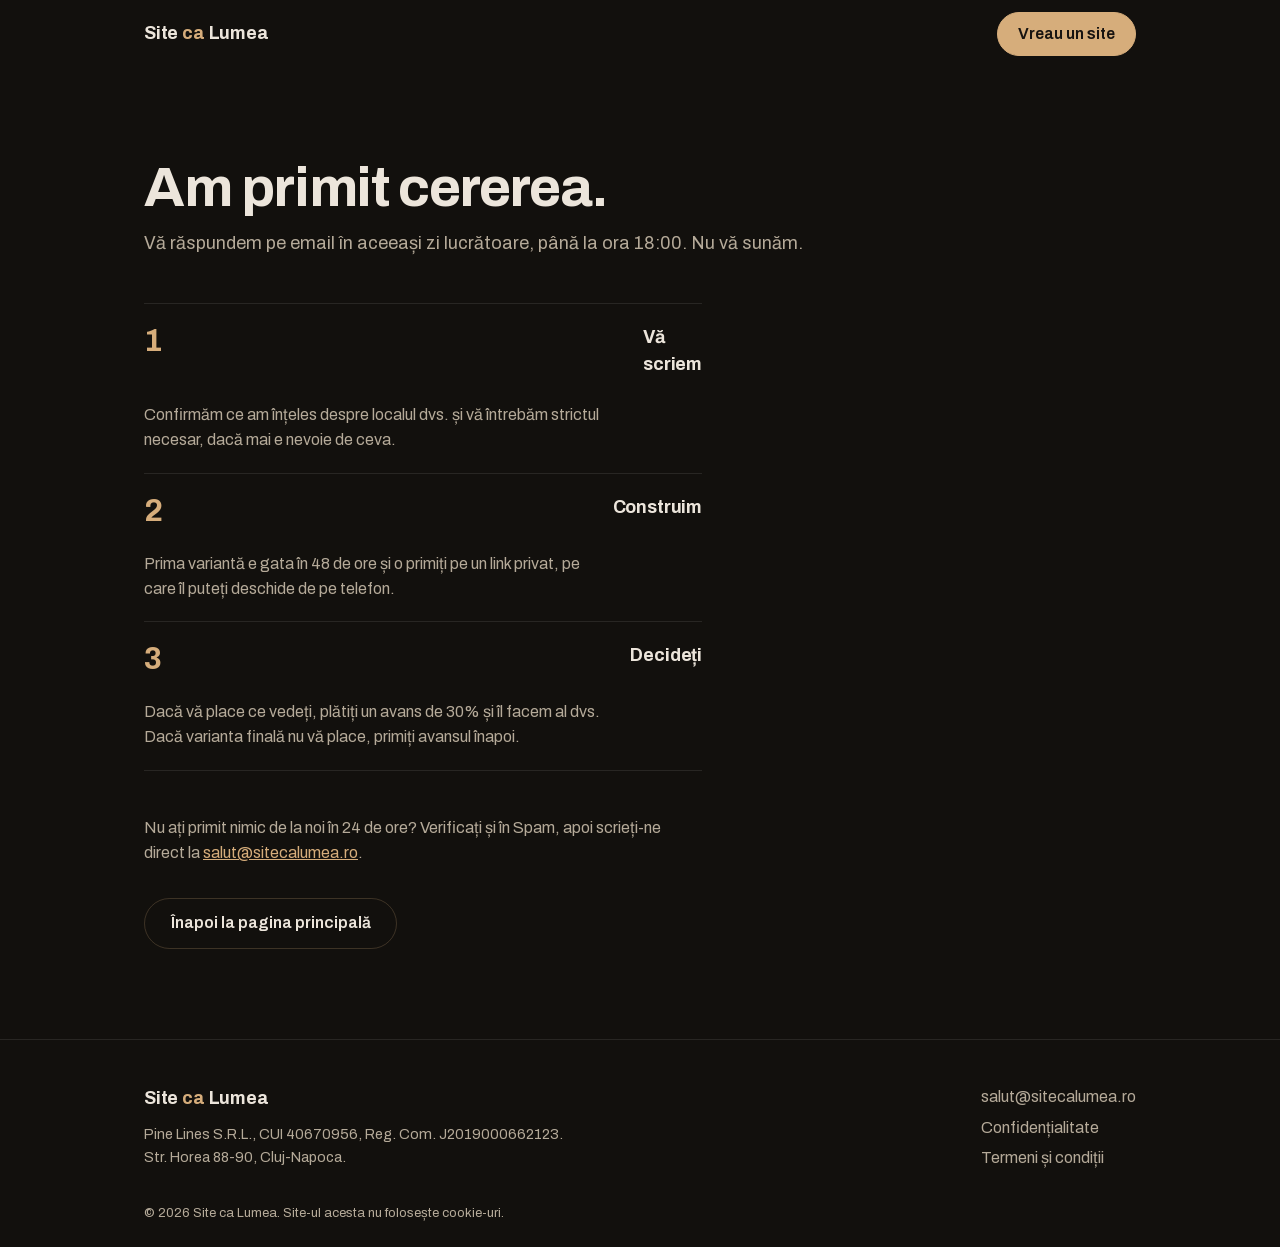
<file: multumim/index.html>
<!DOCTYPE html><html lang="ro"> <head><meta charset="utf-8"><meta name="viewport" content="width=device-width, initial-scale=1"><title>Am primit cererea | Site ca Lumea</title><meta name="description" content="Am primit cererea dvs. Vă răspundem în aceeași zi lucrătoare."><link rel="canonical" href="https://sitecalumea.ro/multumim"><meta name="robots" content="noindex, follow"><link rel="preload" href="/fonts/archivo-latin.woff2" as="font" type="font/woff2" crossorigin><link rel="icon" href="/favicon.svg" type="image/svg+xml"><meta property="og:type" content="website"><meta property="og:locale" content="ro_RO"><meta property="og:site_name" content="Site ca Lumea"><meta property="og:title" content="Am primit cererea | Site ca Lumea"><meta property="og:description" content="Am primit cererea dvs. Vă răspundem în aceeași zi lucrătoare."><meta property="og:url" content="https://sitecalumea.ro/multumim"><script>
      document.documentElement.classList.add('js');
    </script><style>@font-face{font-family:Archivo;font-style:normal;font-weight:400 700;font-display:swap;src:url(/fonts/archivo-latin-ext.woff2) format("woff2");unicode-range:U+0100-02BA,U+02BD-02C5,U+02C7-02CC,U+02CE-02D7,U+02DD-02FF,U+0304,U+0308,U+0329,U+1D00-1DBF,U+1E00-1E9F,U+1EF2-1EFF,U+2020,U+20A0-20AB,U+20AD-20C0,U+2113,U+2C60-2C7F,U+A720-A7FF}@font-face{font-family:Archivo;font-style:normal;font-weight:400 700;font-display:swap;src:url(/fonts/archivo-latin.woff2) format("woff2");unicode-range:U+0000-00FF,U+0131,U+0152-0153,U+02BB-02BC,U+02C6,U+02DA,U+02DC,U+0304,U+0308,U+0329,U+2000-206F,U+20AC,U+2122,U+2191,U+2193,U+2212,U+2215,U+FEFF,U+FFFD}:root{--ink: #12100d;--ink-2: #171410;--ink-3: #1e1a15;--bone: #ece5db;--bone-dim: #b5aa99;--tan: #d6ad7b;--tan-ink: #171310;--hair: rgba(236, 229, 219, .1);--hair-tan: rgba(214, 173, 123, .22);--r-sm: 10px;--r-md: 16px;--t-hero: clamp(2.1rem, 3.4vw + 1rem, 3.5rem);--t-big: clamp(1.5rem, 1.1vw + 1.05rem, 2.05rem);--t-lead: 1.125rem;--t-body: 1rem;--wrap: 1120px;--pad: clamp(1.15rem, 5vw, 4.5rem)}*{margin:0;padding:0;box-sizing:border-box}html{scroll-behavior:smooth}body{font-family:Archivo,-apple-system,BlinkMacSystemFont,Segoe UI,Roboto,sans-serif;font-size:var(--t-body);line-height:1.55;background:var(--ink);color:var(--bone);overflow-x:clip;-webkit-font-smoothing:antialiased}img{display:block;max-width:100%}a{color:inherit}::selection{background:var(--tan);color:var(--tan-ink)}:focus-visible{outline:2px solid var(--tan);outline-offset:3px;border-radius:4px}.tan{color:var(--tan)}.wrap{max-width:var(--wrap);margin-inline:auto;padding-inline:var(--pad)}.section{padding-block:clamp(3rem,6.5vh,5rem)}.h2{font-size:var(--t-big);font-weight:700;letter-spacing:-.015em;line-height:1.14}.lead{font-size:var(--t-lead);color:var(--bone-dim);max-width:60ch;margin-top:.7rem}.btn{display:inline-block;font:inherit;font-weight:600;text-decoration:none;text-align:center;background:var(--tan);color:var(--tan-ink);border:1px solid var(--tan);cursor:pointer;border-radius:999px;padding:.78rem 1.6rem;white-space:nowrap;transition:background-color .15s ease,transform .15s ease}.btn:hover{background:#e4c093;border-color:#e4c093;transform:translateY(-1px)}.btn-ghost{background:transparent;color:var(--bone);border-color:var(--hair-tan)}.btn-ghost:hover{background:var(--ink-2);border-color:var(--tan);transform:translateY(-1px)}.skip{position:absolute;left:-9999px;top:0;z-index:20;background:var(--tan);color:var(--tan-ink);font-weight:600;padding:.6rem 1rem;border-radius:0 0 var(--r-sm) 0}.skip:focus{left:0}html.js .reveal{opacity:0;transform:translateY(18px);transition:opacity .6s ease,transform .6s ease}html.js .reveal.visible{opacity:1;transform:none}@media(prefers-reduced-motion:reduce){*,*:before,*:after{animation-duration:.01ms!important;animation-iteration-count:1!important;transition-duration:.01ms!important;scroll-behavior:auto!important}html.js .reveal{opacity:1!important;transform:none!important}}.footer[data-astro-cid-sz7xmlte]{border-top:1px solid var(--hair);padding-block:clamp(2rem,5vh,3rem) 1.5rem}.footer-inner[data-astro-cid-sz7xmlte]{display:flex;justify-content:space-between;align-items:flex-start;gap:1.5rem 2rem;flex-wrap:wrap}.wordmark[data-astro-cid-sz7xmlte]{font-weight:700;font-size:var(--t-lead);letter-spacing:-.01em;text-decoration:none}.wordmark[data-astro-cid-sz7xmlte] span[data-astro-cid-sz7xmlte]{color:var(--tan)}.footer-legal[data-astro-cid-sz7xmlte]{font-style:normal;color:var(--bone-dim);font-size:.9rem;margin-top:.6rem;line-height:1.6}.footer-meta[data-astro-cid-sz7xmlte]{display:flex;flex-direction:column;gap:.35rem;color:var(--bone-dim)}.footer-meta[data-astro-cid-sz7xmlte] a[data-astro-cid-sz7xmlte]{text-decoration:none;transition:color .15s ease}.footer-meta[data-astro-cid-sz7xmlte] a[data-astro-cid-sz7xmlte]:hover{color:var(--bone)}.footer-note[data-astro-cid-sz7xmlte]{color:var(--bone-dim);font-size:.82rem;margin-top:2rem}
.thanks[data-astro-cid-a27d4wqw]{padding-block:clamp(3rem,10vh,6rem)}h1[data-astro-cid-a27d4wqw]{font-size:var(--t-hero);font-weight:700;line-height:1.08;letter-spacing:-.025em}.next[data-astro-cid-a27d4wqw]{list-style:none;counter-reset:step;margin-block:clamp(2rem,5vh,3rem);max-width:62ch}.next[data-astro-cid-a27d4wqw] li[data-astro-cid-a27d4wqw]{counter-increment:step;display:grid;grid-template-columns:auto 1fr;gap:1.25rem;padding-block:1.25rem;border-bottom:1px solid var(--hair)}.next[data-astro-cid-a27d4wqw] li[data-astro-cid-a27d4wqw]:first-child{border-top:1px solid var(--hair)}.next[data-astro-cid-a27d4wqw] li[data-astro-cid-a27d4wqw]:before{content:counter(step);font-size:var(--t-big);font-weight:700;line-height:1.1;color:var(--tan);font-variant-numeric:tabular-nums}.next[data-astro-cid-a27d4wqw] h2[data-astro-cid-a27d4wqw]{font-size:var(--t-lead);font-weight:700;letter-spacing:-.01em}.next[data-astro-cid-a27d4wqw] p[data-astro-cid-a27d4wqw]{color:var(--bone-dim);margin-top:.25rem}.fallback[data-astro-cid-a27d4wqw]{color:var(--bone-dim);max-width:60ch;margin-bottom:2rem}.fallback[data-astro-cid-a27d4wqw] a[data-astro-cid-a27d4wqw]{color:var(--tan)}
.nav[data-astro-cid-dmqpwcec]{position:relative;z-index:6;height:68px;display:flex;align-items:center;justify-content:space-between;gap:1rem;padding-inline:var(--pad);max-width:var(--wrap);margin-inline:auto}.nav-overlay[data-astro-cid-dmqpwcec]{position:absolute;top:0;left:50%;transform:translate(-50%);width:100%}.wordmark[data-astro-cid-dmqpwcec]{font-weight:700;font-size:var(--t-lead);letter-spacing:-.01em;text-decoration:none}.wordmark[data-astro-cid-dmqpwcec] span[data-astro-cid-dmqpwcec]{color:var(--tan)}.nav-overlay[data-astro-cid-dmqpwcec] .wordmark[data-astro-cid-dmqpwcec]{background:#12100deb;border:1px solid var(--hair);border-radius:999px;padding:.5rem 1.1rem}.nav-cta[data-astro-cid-dmqpwcec]{padding:.55rem 1.25rem}@media(max-width:720px){.nav[data-astro-cid-dmqpwcec]{height:60px}.nav-cta[data-astro-cid-dmqpwcec]{display:none}}
</style></head> <body> <a class="skip" href="#continut">Sari la conținut</a> <nav class="nav" aria-label="Navigare principală" data-astro-cid-dmqpwcec> <a class="wordmark" href="/" data-astro-cid-dmqpwcec>Site <span data-astro-cid-dmqpwcec>ca</span> Lumea</a> <a class="btn nav-cta" href="/#comanda" data-astro-cid-dmqpwcec>Vreau un site</a> </nav>   <main id="continut" class="thanks" data-astro-cid-a27d4wqw> <div class="wrap" data-astro-cid-a27d4wqw> <h1 data-astro-cid-a27d4wqw>Am primit cererea.</h1> <p class="lead" data-astro-cid-a27d4wqw>
Vă răspundem pe email în aceeași zi lucrătoare, până la ora 18:00. Nu vă
        sunăm.
</p> <ol class="next" data-astro-cid-a27d4wqw> <li data-astro-cid-a27d4wqw> <h2 data-astro-cid-a27d4wqw>Vă scriem</h2> <p data-astro-cid-a27d4wqw>
Confirmăm ce am înțeles despre localul dvs. și vă întrebăm strictul
            necesar, dacă mai e nevoie de ceva.
</p> </li> <li data-astro-cid-a27d4wqw> <h2 data-astro-cid-a27d4wqw>Construim</h2> <p data-astro-cid-a27d4wqw>
Prima variantă e gata în 48 de ore și o primiți pe un link
            privat, pe care îl puteți deschide de pe telefon.
</p> </li> <li data-astro-cid-a27d4wqw> <h2 data-astro-cid-a27d4wqw>Decideți</h2> <p data-astro-cid-a27d4wqw>
Dacă vă place ce vedeți, plătiți un avans de 30% și îl facem al
            dvs. Dacă varianta finală nu vă place, primiți avansul înapoi.
</p> </li> </ol> <p class="fallback" data-astro-cid-a27d4wqw>
Nu ați primit nimic de la noi în 24 de ore? Verificați și în Spam, apoi
        scrieți-ne direct la <a href="mailto:salut@sitecalumea.ro" data-astro-cid-a27d4wqw>salut@sitecalumea.ro</a>.
</p> <p data-astro-cid-a27d4wqw><a class="btn btn-ghost" href="/" data-astro-cid-a27d4wqw>Înapoi la pagina principală</a></p> </div> </main>  <footer class="footer" data-astro-cid-sz7xmlte> <div class="wrap footer-inner" data-astro-cid-sz7xmlte> <div class="footer-brand" data-astro-cid-sz7xmlte> <a class="wordmark" href="/" data-astro-cid-sz7xmlte>Site <span data-astro-cid-sz7xmlte>ca</span> Lumea</a> <address class="footer-legal" data-astro-cid-sz7xmlte> Pine Lines S.R.L., CUI 40670956, Reg. Com. J2019000662123.<br data-astro-cid-sz7xmlte> Str. Horea 88-90, Cluj-Napoca.
</address> </div> <div class="footer-meta" data-astro-cid-sz7xmlte> <a href="mailto:salut@sitecalumea.ro" data-astro-cid-sz7xmlte>salut@sitecalumea.ro</a>  <a href="/confidentialitate" data-astro-cid-sz7xmlte>Confidențialitate</a> <a href="/termeni" data-astro-cid-sz7xmlte>Termeni și condiții</a> </div> </div> <p class="wrap footer-note" data-astro-cid-sz7xmlte>© 2026 Site ca Lumea. Site-ul acesta nu folosește cookie-uri.</p> </footer>  <script>
      // Scroll reveals. IntersectionObserver only, never a scroll listener.
      (function () {
        var els = document.querySelectorAll('.reveal');
        if (!els.length || !('IntersectionObserver' in window)) return;
        var io = new IntersectionObserver(
          function (entries) {
            entries.forEach(function (e) {
              if (!e.isIntersecting) return;
              e.target.classList.add('visible');
              io.unobserve(e.target);
            });
          },
          { threshold: 0.12 }
        );
        els.forEach(function (el) {
          io.observe(el);
        });
      })();
    </script> <script defer src="https://static.cloudflareinsights.com/beacon.min.js" data-cf-beacon="{&#34;token&#34;: &#34;8680325dc5b34addb9d35ef72ff3f732&#34;}"></script> </body> </html>
</file>
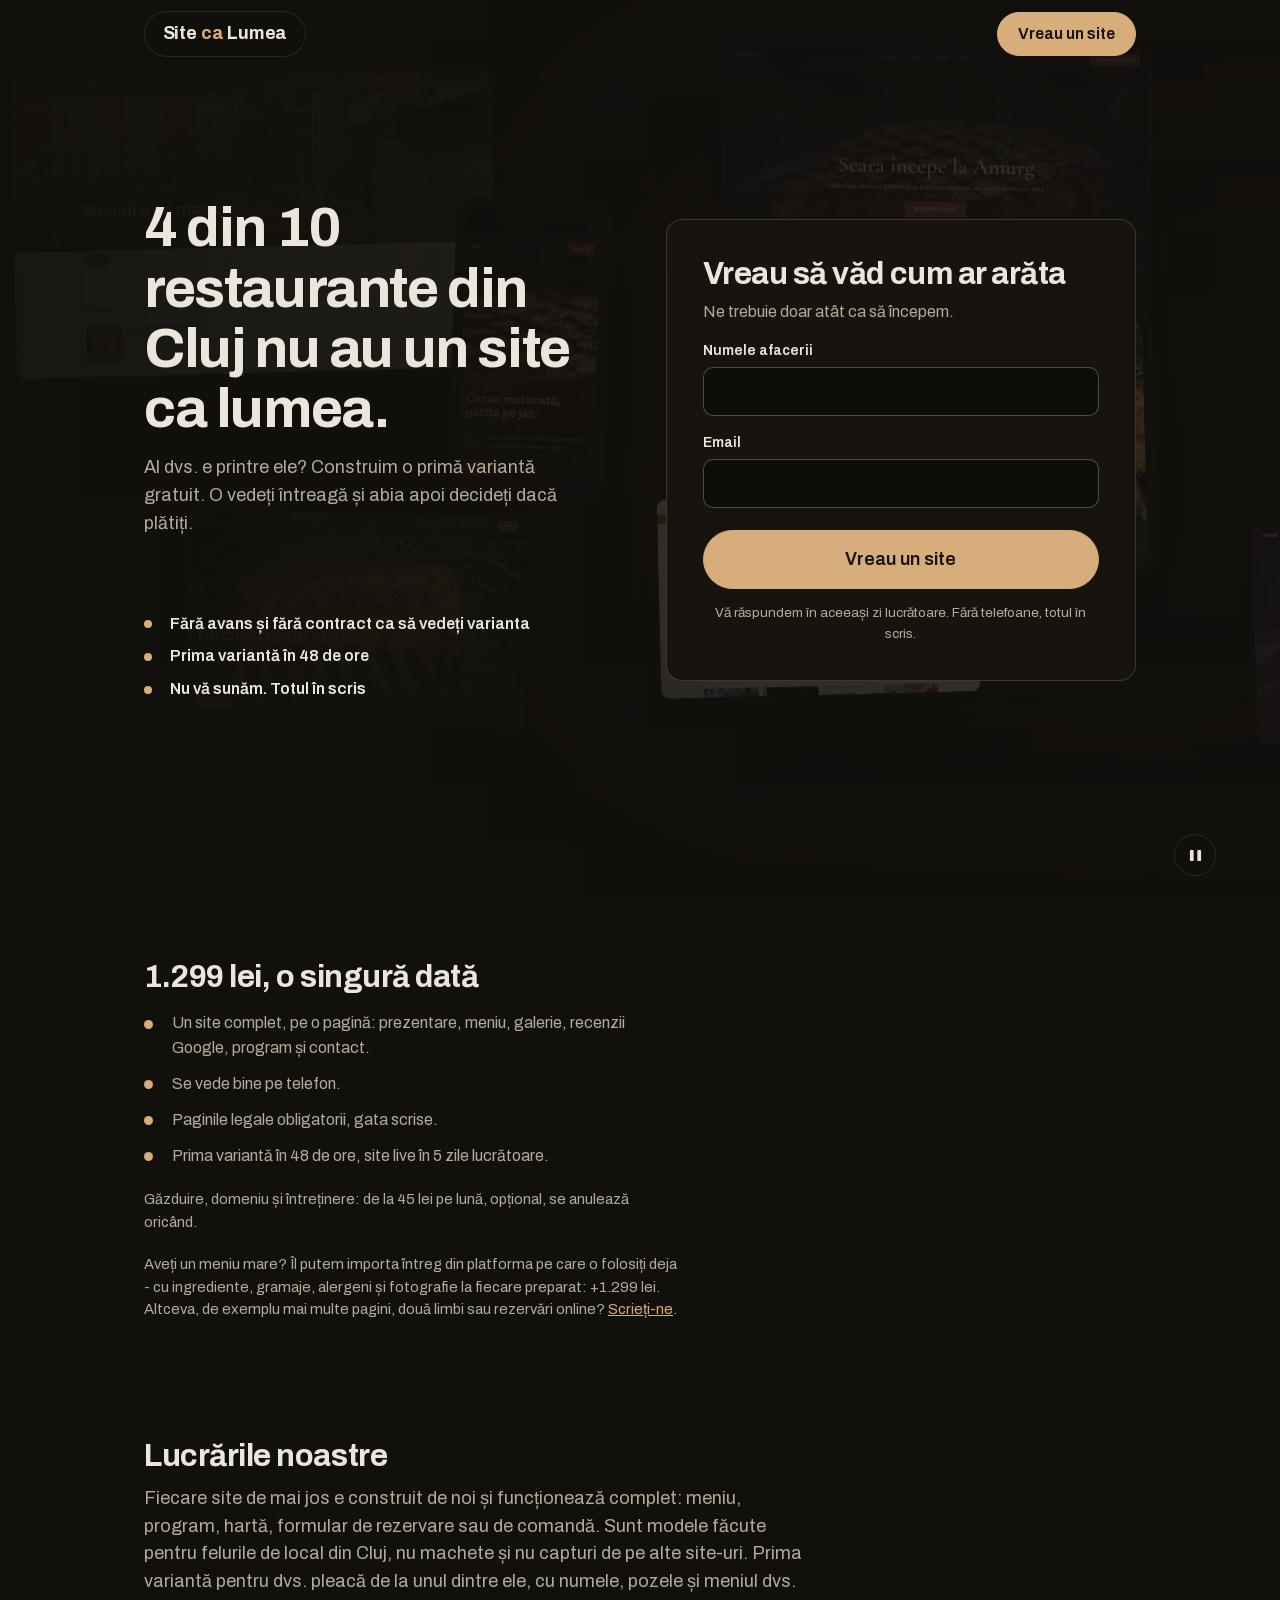
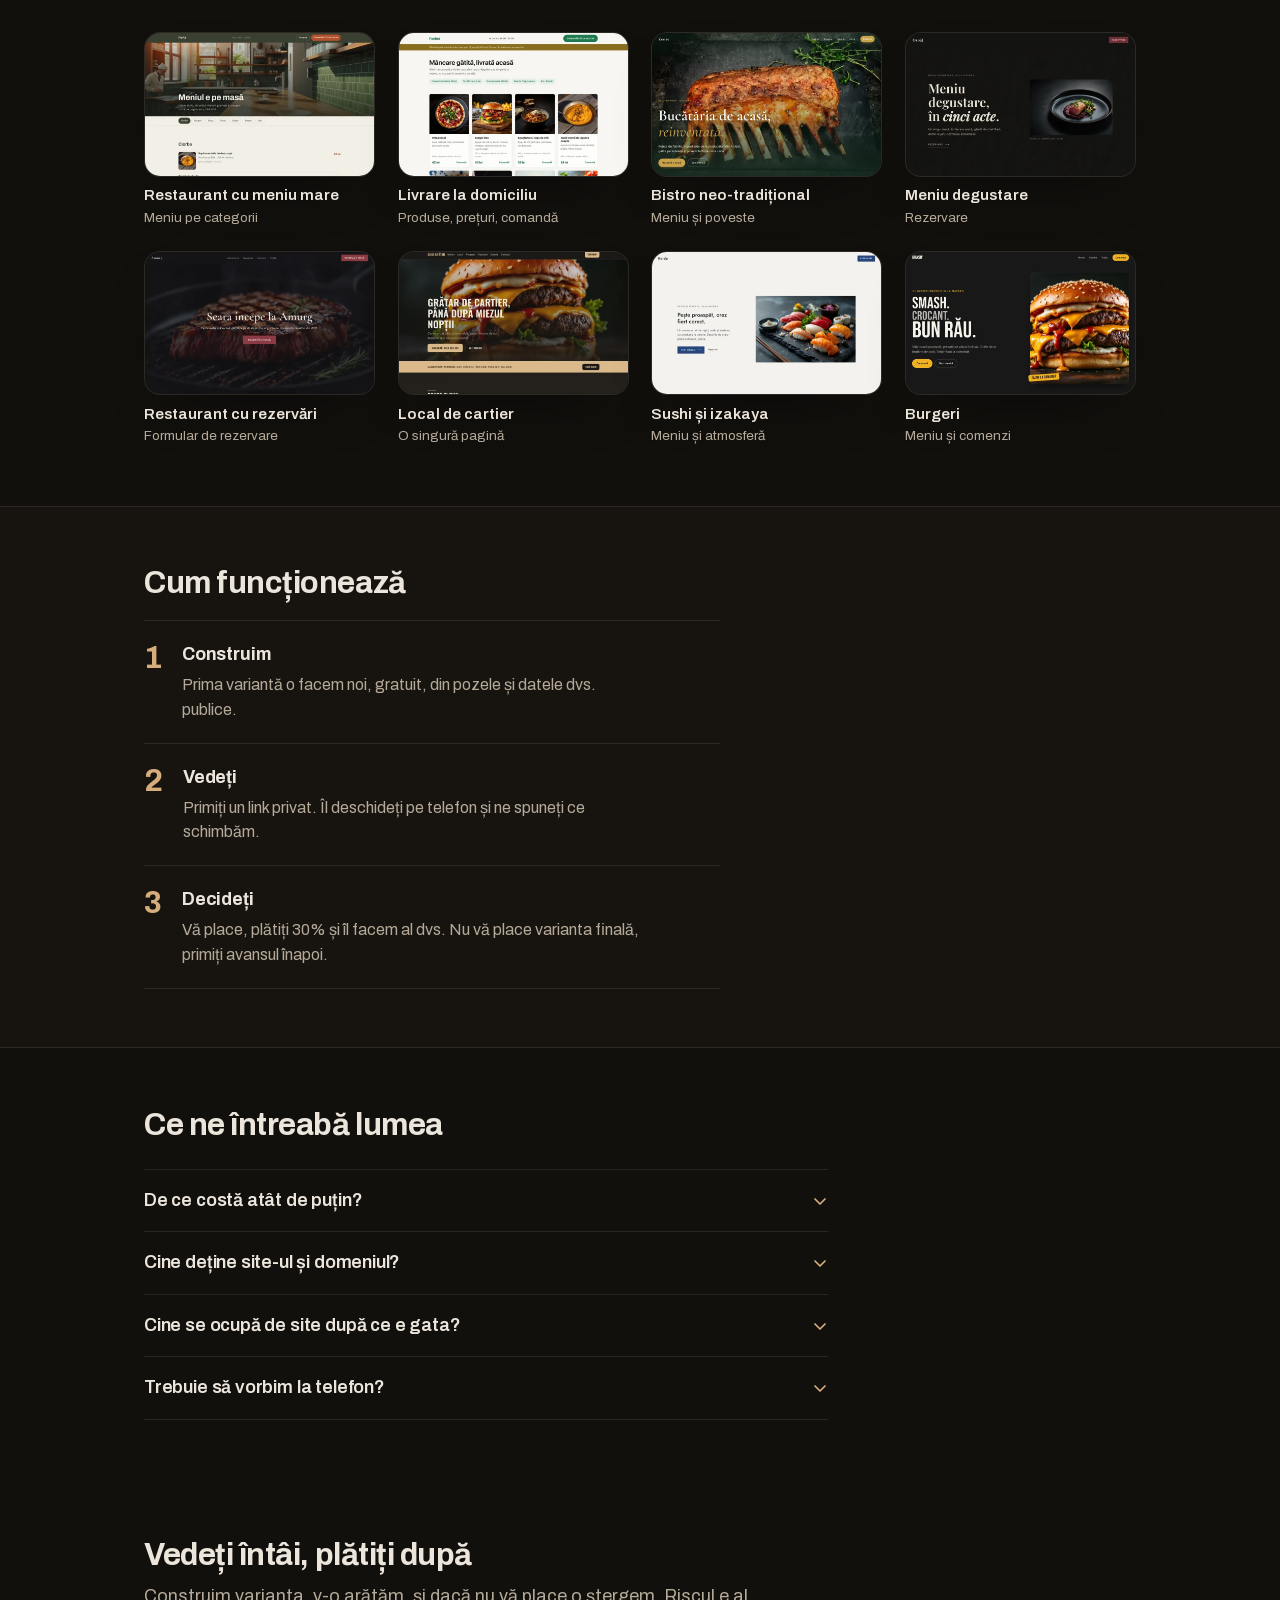
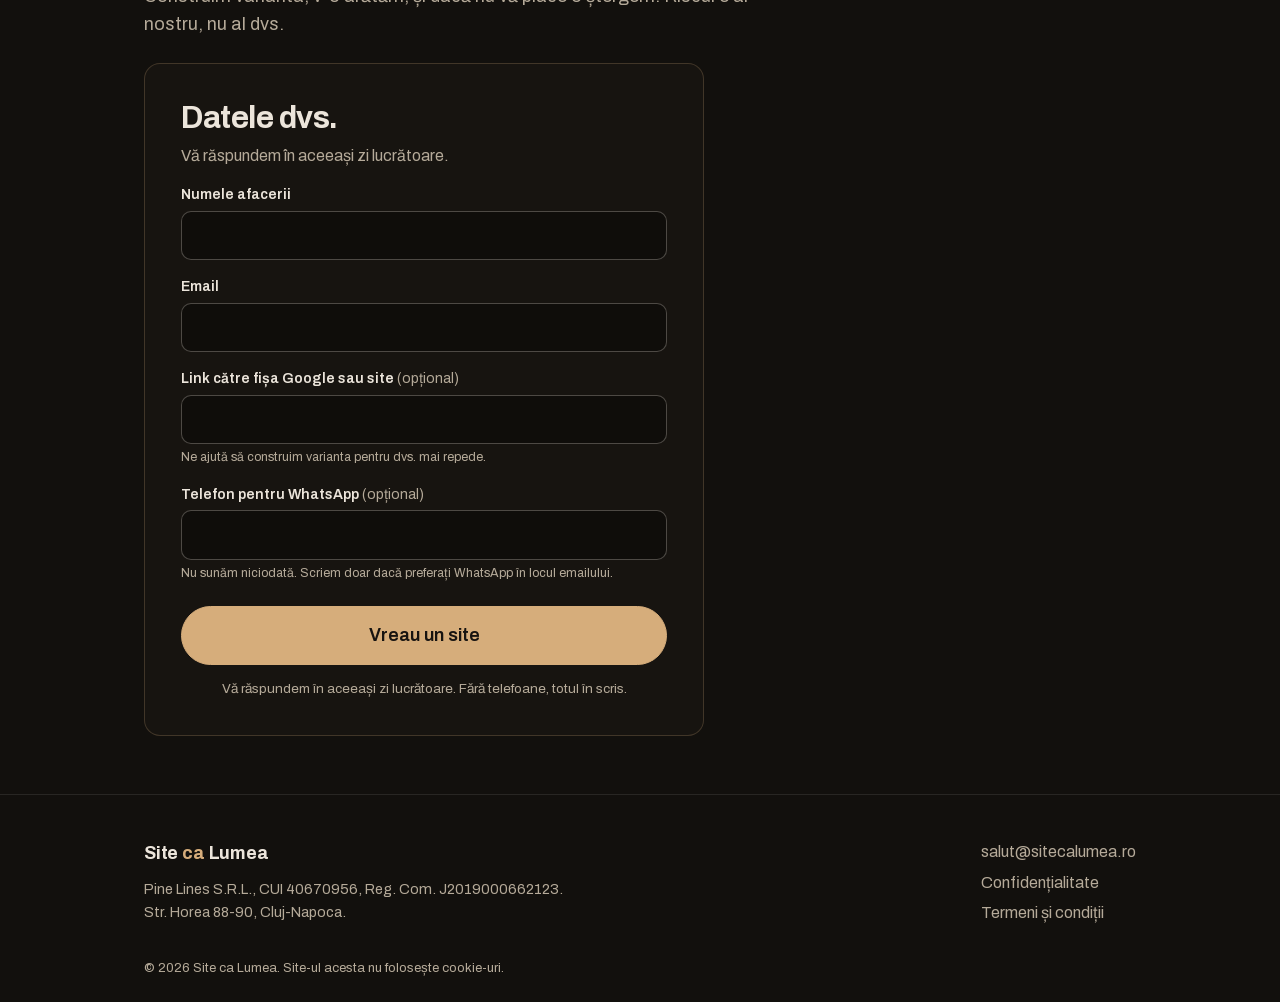
<file: oferta/index.html>
<!DOCTYPE html><html lang="ro"> <head><meta charset="utf-8"><meta name="viewport" content="width=device-width, initial-scale=1"><title>Site pentru localul dvs., construit înainte să plătiți | Site ca Lumea</title><meta name="description" content="Construim o primă variantă de site pentru localul dvs. din Cluj, gratuit. O vedeți gratuit și plătiți doar dacă vă place ce vedeți. 1.299 lei, prima variantă în 48 de ore."><link rel="canonical" href="https://sitecalumea.ro/oferta"><link rel="preload" href="/fonts/archivo-latin.woff2" as="font" type="font/woff2" crossorigin><link rel="icon" href="/favicon.svg" type="image/svg+xml"><meta property="og:type" content="website"><meta property="og:locale" content="ro_RO"><meta property="og:site_name" content="Site ca Lumea"><meta property="og:title" content="Site pentru localul dvs., construit înainte să plătiți | Site ca Lumea"><meta property="og:description" content="Construim o primă variantă de site pentru localul dvs. din Cluj, gratuit. O vedeți gratuit și plătiți doar dacă vă place ce vedeți. 1.299 lei, prima variantă în 48 de ore."><meta property="og:url" content="https://sitecalumea.ro/oferta"><script>
      document.documentElement.classList.add('js');
    </script><style>@font-face{font-family:Archivo;font-style:normal;font-weight:400 700;font-display:swap;src:url(/fonts/archivo-latin-ext.woff2) format("woff2");unicode-range:U+0100-02BA,U+02BD-02C5,U+02C7-02CC,U+02CE-02D7,U+02DD-02FF,U+0304,U+0308,U+0329,U+1D00-1DBF,U+1E00-1E9F,U+1EF2-1EFF,U+2020,U+20A0-20AB,U+20AD-20C0,U+2113,U+2C60-2C7F,U+A720-A7FF}@font-face{font-family:Archivo;font-style:normal;font-weight:400 700;font-display:swap;src:url(/fonts/archivo-latin.woff2) format("woff2");unicode-range:U+0000-00FF,U+0131,U+0152-0153,U+02BB-02BC,U+02C6,U+02DA,U+02DC,U+0304,U+0308,U+0329,U+2000-206F,U+20AC,U+2122,U+2191,U+2193,U+2212,U+2215,U+FEFF,U+FFFD}:root{--ink: #12100d;--ink-2: #171410;--ink-3: #1e1a15;--bone: #ece5db;--bone-dim: #b5aa99;--tan: #d6ad7b;--tan-ink: #171310;--hair: rgba(236, 229, 219, .1);--hair-tan: rgba(214, 173, 123, .22);--r-sm: 10px;--r-md: 16px;--t-hero: clamp(2.1rem, 3.4vw + 1rem, 3.5rem);--t-big: clamp(1.5rem, 1.1vw + 1.05rem, 2.05rem);--t-lead: 1.125rem;--t-body: 1rem;--wrap: 1120px;--pad: clamp(1.15rem, 5vw, 4.5rem)}*{margin:0;padding:0;box-sizing:border-box}html{scroll-behavior:smooth}body{font-family:Archivo,-apple-system,BlinkMacSystemFont,Segoe UI,Roboto,sans-serif;font-size:var(--t-body);line-height:1.55;background:var(--ink);color:var(--bone);overflow-x:clip;-webkit-font-smoothing:antialiased}img{display:block;max-width:100%}a{color:inherit}::selection{background:var(--tan);color:var(--tan-ink)}:focus-visible{outline:2px solid var(--tan);outline-offset:3px;border-radius:4px}.tan{color:var(--tan)}.wrap{max-width:var(--wrap);margin-inline:auto;padding-inline:var(--pad)}.section{padding-block:clamp(3rem,6.5vh,5rem)}.h2{font-size:var(--t-big);font-weight:700;letter-spacing:-.015em;line-height:1.14}.lead{font-size:var(--t-lead);color:var(--bone-dim);max-width:60ch;margin-top:.7rem}.btn{display:inline-block;font:inherit;font-weight:600;text-decoration:none;text-align:center;background:var(--tan);color:var(--tan-ink);border:1px solid var(--tan);cursor:pointer;border-radius:999px;padding:.78rem 1.6rem;white-space:nowrap;transition:background-color .15s ease,transform .15s ease}.btn:hover{background:#e4c093;border-color:#e4c093;transform:translateY(-1px)}.btn-ghost{background:transparent;color:var(--bone);border-color:var(--hair-tan)}.btn-ghost:hover{background:var(--ink-2);border-color:var(--tan);transform:translateY(-1px)}.skip{position:absolute;left:-9999px;top:0;z-index:20;background:var(--tan);color:var(--tan-ink);font-weight:600;padding:.6rem 1rem;border-radius:0 0 var(--r-sm) 0}.skip:focus{left:0}html.js .reveal{opacity:0;transform:translateY(18px);transition:opacity .6s ease,transform .6s ease}html.js .reveal.visible{opacity:1;transform:none}@media(prefers-reduced-motion:reduce){*,*:before,*:after{animation-duration:.01ms!important;animation-iteration-count:1!important;transition-duration:.01ms!important;scroll-behavior:auto!important}html.js .reveal{opacity:1!important;transform:none!important}}.footer[data-astro-cid-sz7xmlte]{border-top:1px solid var(--hair);padding-block:clamp(2rem,5vh,3rem) 1.5rem}.footer-inner[data-astro-cid-sz7xmlte]{display:flex;justify-content:space-between;align-items:flex-start;gap:1.5rem 2rem;flex-wrap:wrap}.wordmark[data-astro-cid-sz7xmlte]{font-weight:700;font-size:var(--t-lead);letter-spacing:-.01em;text-decoration:none}.wordmark[data-astro-cid-sz7xmlte] span[data-astro-cid-sz7xmlte]{color:var(--tan)}.footer-legal[data-astro-cid-sz7xmlte]{font-style:normal;color:var(--bone-dim);font-size:.9rem;margin-top:.6rem;line-height:1.6}.footer-meta[data-astro-cid-sz7xmlte]{display:flex;flex-direction:column;gap:.35rem;color:var(--bone-dim)}.footer-meta[data-astro-cid-sz7xmlte] a[data-astro-cid-sz7xmlte]{text-decoration:none;transition:color .15s ease}.footer-meta[data-astro-cid-sz7xmlte] a[data-astro-cid-sz7xmlte]:hover{color:var(--bone)}.footer-note[data-astro-cid-sz7xmlte]{color:var(--bone-dim);font-size:.82rem;margin-top:2rem}
.nav[data-astro-cid-dmqpwcec]{position:relative;z-index:6;height:68px;display:flex;align-items:center;justify-content:space-between;gap:1rem;padding-inline:var(--pad);max-width:var(--wrap);margin-inline:auto}.nav-overlay[data-astro-cid-dmqpwcec]{position:absolute;top:0;left:50%;transform:translate(-50%);width:100%}.wordmark[data-astro-cid-dmqpwcec]{font-weight:700;font-size:var(--t-lead);letter-spacing:-.01em;text-decoration:none}.wordmark[data-astro-cid-dmqpwcec] span[data-astro-cid-dmqpwcec]{color:var(--tan)}.nav-overlay[data-astro-cid-dmqpwcec] .wordmark[data-astro-cid-dmqpwcec]{background:#12100deb;border:1px solid var(--hair);border-radius:999px;padding:.5rem 1.1rem}.nav-cta[data-astro-cid-dmqpwcec]{padding:.55rem 1.25rem}@media(max-width:720px){.nav[data-astro-cid-dmqpwcec]{height:60px}.nav-cta[data-astro-cid-dmqpwcec]{display:none}}
</style>
<link rel="stylesheet" href="/_astro/index.C2HEy5v2.css">
<style>.hero-grid[data-astro-cid-ombi37j6]{display:grid;grid-template-columns:1fr 1fr;gap:clamp(1.25rem,4vw,3.5rem);align-items:start}.hero-copy[data-astro-cid-ombi37j6]{grid-column:1;grid-row:1}.hero-facts[data-astro-cid-ombi37j6]{grid-column:1;grid-row:2}.hero-form[data-astro-cid-ombi37j6]{grid-column:2;grid-row:1 / span 2;align-self:center}h1[data-astro-cid-ombi37j6]{font-size:var(--t-hero);font-weight:700;line-height:1.08;letter-spacing:-.025em;max-width:16ch}.hero-sub[data-astro-cid-ombi37j6]{font-size:var(--t-lead);color:var(--bone-dim);max-width:40ch;margin-top:.9rem}.hero-facts[data-astro-cid-ombi37j6]{list-style:none;display:grid;gap:.5rem;margin-top:1.4rem}.hero-facts[data-astro-cid-ombi37j6] li[data-astro-cid-ombi37j6]{position:relative;padding-left:1.6rem;font-weight:600}.hero-facts[data-astro-cid-ombi37j6] li[data-astro-cid-ombi37j6]:before{content:"";position:absolute;left:0;top:.55em;width:8px;height:8px;border-radius:999px;background:var(--tan)}.incl[data-astro-cid-ombi37j6]{list-style:none;display:grid;gap:.7rem;margin-top:1.1rem;max-width:60ch}.incl[data-astro-cid-ombi37j6] li[data-astro-cid-ombi37j6]{position:relative;padding-left:1.75rem;color:var(--bone-dim)}.incl[data-astro-cid-ombi37j6] li[data-astro-cid-ombi37j6]:before{content:"";position:absolute;left:0;top:.52em;width:9px;height:9px;border-radius:999px;background:var(--tan)}.offer-note[data-astro-cid-ombi37j6]{color:var(--bone-dim);font-size:.92rem;margin-top:1.2rem;max-width:60ch}.offer-note[data-astro-cid-ombi37j6] a[data-astro-cid-ombi37j6]{color:var(--tan)}.how[data-astro-cid-ombi37j6]{background:var(--ink-2);border-block:1px solid var(--hair)}.steps[data-astro-cid-ombi37j6]{list-style:none;margin-top:1.25rem;max-width:64ch}.step[data-astro-cid-ombi37j6]{display:grid;grid-template-columns:auto 1fr;gap:1.25rem;padding-block:1.25rem;border-bottom:1px solid var(--hair)}.step[data-astro-cid-ombi37j6]:first-child{border-top:1px solid var(--hair)}.step-idx[data-astro-cid-ombi37j6]{font-size:var(--t-big);font-weight:700;line-height:1.1;color:var(--tan);font-variant-numeric:tabular-nums}.step[data-astro-cid-ombi37j6] h3[data-astro-cid-ombi37j6]{font-size:var(--t-lead);font-weight:700;letter-spacing:-.01em}.step[data-astro-cid-ombi37j6] p[data-astro-cid-ombi37j6]{color:var(--bone-dim);margin-top:.25rem;max-width:52ch}.order-wrap[data-astro-cid-ombi37j6] .order-form{margin-top:1.5rem}@media(max-width:860px){.hero-grid[data-astro-cid-ombi37j6]{display:flex;flex-direction:column}.hero-copy[data-astro-cid-ombi37j6]{order:1}.hero-form[data-astro-cid-ombi37j6]{order:2}.hero-facts[data-astro-cid-ombi37j6]{order:3;margin-top:0}h1[data-astro-cid-ombi37j6]{max-width:none}}
</style></head> <body> <a class="skip" href="#continut">Sari la conținut</a>   <header class="hero compact" id="sus" data-astro-cid-spxqgxvg> <div class="wall" role="presentation" data-astro-cid-spxqgxvg> <div class="wall-track" data-astro-cid-spxqgxvg> <div class="wall-set" data-astro-cid-spxqgxvg> <div class="cluster cluster-a" data-astro-cid-spxqgxvg> <figure class="shot a-1" data-astro-cid-spxqgxvg> <img src="/proof/pofta-desktop.webp" alt="Site pentru un restaurant cu meniu mare, construit de noi" width="1280" height="800" decoding="async" loading="eager" fetchpriority="high" data-astro-cid-spxqgxvg> </figure><figure class="shot a-2" data-astro-cid-spxqgxvg> <img src="/proof/bistro-desktop.webp" alt="Site pentru un bistro neo-tradițional, construit de noi" width="1280" height="800" decoding="async" loading="eager" fetchpriority="high" data-astro-cid-spxqgxvg> </figure> <div class="phone a-3" data-astro-cid-spxqgxvg> <div class="phone-screen" data-astro-cid-spxqgxvg> <img src="/proof/jar-mobile.webp" alt="Site de steakhouse pe telefon" width="400" height="845" decoding="async" loading="eager" data-astro-cid-spxqgxvg> </div> </div> </div><div class="cluster cluster-b" data-astro-cid-spxqgxvg> <figure class="shot b-1" data-astro-cid-spxqgxvg> <img src="/proof/amurg-desktop.webp" alt="Site de restaurant cu formular de rezervare, construit de noi" width="1280" height="800" decoding="async" loading="lazy" data-astro-cid-spxqgxvg> </figure><figure class="shot b-2" data-astro-cid-spxqgxvg> <img src="/proof/pachet-desktop.webp" alt="Site de livrare la domiciliu, cu produse și prețuri, construit de noi" width="1280" height="800" decoding="async" loading="lazy" data-astro-cid-spxqgxvg> </figure> <div class="phone b-3" data-astro-cid-spxqgxvg> <div class="phone-screen" data-astro-cid-spxqgxvg> <img src="/proof/bistro-mobile.webp" alt="Site de bistro pe telefon, secțiunea de meniu" width="400" height="845" decoding="async" loading="lazy" data-astro-cid-spxqgxvg> </div> </div> </div><div class="cluster cluster-c" data-astro-cid-spxqgxvg> <figure class="shot c-1" data-astro-cid-spxqgxvg> <img src="/proof/foc-aluat-desktop.webp" alt="Site de pizzerie, construit de noi" width="1280" height="800" decoding="async" loading="lazy" data-astro-cid-spxqgxvg> </figure><figure class="shot c-2" data-astro-cid-spxqgxvg> <img src="/proof/must-desktop.webp" alt="Site de cramă, construit de noi" width="1280" height="800" decoding="async" loading="lazy" data-astro-cid-spxqgxvg> </figure>  </div> </div><div class="wall-set" aria-hidden="true" data-astro-cid-spxqgxvg> <div class="cluster cluster-a" data-astro-cid-spxqgxvg> <figure class="shot a-1" data-astro-cid-spxqgxvg> <img src="/proof/pofta-desktop.webp" alt width="1280" height="800" decoding="async" loading="lazy" data-astro-cid-spxqgxvg> </figure><figure class="shot a-2" data-astro-cid-spxqgxvg> <img src="/proof/bistro-desktop.webp" alt width="1280" height="800" decoding="async" loading="lazy" data-astro-cid-spxqgxvg> </figure> <div class="phone a-3" data-astro-cid-spxqgxvg> <div class="phone-screen" data-astro-cid-spxqgxvg> <img src="/proof/jar-mobile.webp" alt width="400" height="845" decoding="async" loading="lazy" data-astro-cid-spxqgxvg> </div> </div> </div><div class="cluster cluster-b" data-astro-cid-spxqgxvg> <figure class="shot b-1" data-astro-cid-spxqgxvg> <img src="/proof/amurg-desktop.webp" alt width="1280" height="800" decoding="async" loading="lazy" data-astro-cid-spxqgxvg> </figure><figure class="shot b-2" data-astro-cid-spxqgxvg> <img src="/proof/pachet-desktop.webp" alt width="1280" height="800" decoding="async" loading="lazy" data-astro-cid-spxqgxvg> </figure> <div class="phone b-3" data-astro-cid-spxqgxvg> <div class="phone-screen" data-astro-cid-spxqgxvg> <img src="/proof/bistro-mobile.webp" alt width="400" height="845" decoding="async" loading="lazy" data-astro-cid-spxqgxvg> </div> </div> </div><div class="cluster cluster-c" data-astro-cid-spxqgxvg> <figure class="shot c-1" data-astro-cid-spxqgxvg> <img src="/proof/foc-aluat-desktop.webp" alt width="1280" height="800" decoding="async" loading="lazy" data-astro-cid-spxqgxvg> </figure><figure class="shot c-2" data-astro-cid-spxqgxvg> <img src="/proof/must-desktop.webp" alt width="1280" height="800" decoding="async" loading="lazy" data-astro-cid-spxqgxvg> </figure>  </div> </div> </div> <div class="wall-veil" data-astro-cid-spxqgxvg></div> </div> <nav class="nav nav-overlay" aria-label="Navigare principală" data-astro-cid-dmqpwcec> <a class="wordmark" href="/" data-astro-cid-dmqpwcec>Site <span data-astro-cid-dmqpwcec>ca</span> Lumea</a> <a class="btn nav-cta" href="#comanda" data-astro-cid-dmqpwcec>Vreau un site</a> </nav>  <div class="hero-panel" data-astro-cid-spxqgxvg>  <div class="hero-grid" data-astro-cid-ombi37j6> <div class="hero-copy" data-astro-cid-ombi37j6> <h1 data-astro-cid-ombi37j6>4 din 10 restaurante din Cluj nu au un site ca lumea.</h1> <p class="hero-sub" data-astro-cid-ombi37j6>
Al dvs. e printre ele? Construim o primă variantă gratuit. O vedeți
          întreagă și abia apoi decideți dacă plătiți.
</p> </div> <div class="hero-form" data-astro-cid-ombi37j6> <form class="order-form" id="comanda" action="https://hook.eu2.make.com/o4929mr72ixugv85xeehsudezo6d27fu" method="post" data-order-form data-astro-cid-emris2kd><h2 class="form-title" data-astro-cid-emris2kd>Vreau să văd cum ar arăta</h2><p class="form-blurb" data-astro-cid-emris2kd>Ne trebuie doar atât ca să începem.</p><div class="field" data-astro-cid-emris2kd><label for="comanda-afacere" data-astro-cid-emris2kd>Numele afacerii</label><input id="comanda-afacere" name="afacere" type="text" autocomplete="organization" required data-astro-cid-emris2kd></div><div class="field" data-astro-cid-emris2kd><label for="comanda-email" data-astro-cid-emris2kd>Email</label><input id="comanda-email" name="email" type="email" autocomplete="email" required data-astro-cid-emris2kd></div><div class="trap" aria-hidden="true" data-astro-cid-emris2kd><label for="comanda-companie" data-astro-cid-emris2kd>Companie</label><input id="comanda-companie" name="companie" type="text" tabindex="-1" autocomplete="off" data-astro-cid-emris2kd></div><input type="hidden" name="incarcat" value="" data-loaded-at data-astro-cid-emris2kd><input type="hidden" name="sursa" value="oferta:hero" data-astro-cid-emris2kd><input type="hidden" name="referinta" value="" data-referrer data-astro-cid-emris2kd><button class="btn form-submit" type="submit" data-astro-cid-emris2kd>Vreau un site</button><p class="form-foot" data-astro-cid-emris2kd>
Vă răspundem în aceeași zi lucrătoare. Fără telefoane, totul în scris.
</p><p class="form-error" data-form-error hidden role="alert" data-astro-cid-emris2kd>
Formularul nu a putut fi trimis. Scrieți-ne direct la
<a href="mailto:salut@sitecalumea.ro" data-astro-cid-emris2kd>salut@sitecalumea.ro</a> și vă răspundem la fel de repede.
</p><noscript><p class="form-foot" data-astro-cid-emris2kd>
Dacă butonul nu funcționează, scrieți-ne la <a href="mailto:salut@sitecalumea.ro" data-astro-cid-emris2kd>salut@sitecalumea.ro</a>.
</p></noscript></form><script>
  (function () {
    var forms = document.querySelectorAll('[data-order-form]');
    if (!forms.length) return;

    Array.prototype.forEach.call(forms, function (form) {
      var loaded = form.querySelector('[data-loaded-at]');
      var ref = form.querySelector('[data-referrer]');
      if (loaded) loaded.value = String(Date.now());
      if (ref) {
        // Where the visitor actually came from, plus any campaign params.
        // Recorded server-side in Make, never stored in the browser.
        var params = window.location.search || '';
        ref.value = (document.referrer || 'direct') + (params ? ' ' + params : '');
      }

      form.addEventListener('submit', function (event) {
        var action = form.getAttribute('action') || '';
        // Endpoint not configured yet: let the native POST fail loudly in dev
        // rather than silently pretending the lead was captured.
        if (action.indexOf('REPLACE_ME') !== -1) return;

        event.preventDefault();

        var errorBox = form.querySelector('[data-form-error]');
        var button = form.querySelector('button[type=submit]');
        if (errorBox) errorBox.hidden = true;
        if (button) {
          button.disabled = true;
          button.textContent = 'Se trimite...';
        }

        fetch(action, { method: 'POST', body: new FormData(form) })
          .then(function (res) {
            if (!res.ok) throw new Error(String(res.status));
            // Per-form, because the intake form posts to the same webhook but
            // must not land on a page that says "we will build you a demo".
            window.location.href = form.getAttribute('data-success') || '/multumim';
          })
          .catch(function () {
            if (errorBox) errorBox.hidden = false;
            if (button) {
              button.disabled = false;
              button.textContent = 'Vreau un site';
            }
          });
      });
    });
  })();
</script> </div> <ul class="hero-facts" data-astro-cid-ombi37j6> <li data-astro-cid-ombi37j6>Fără avans și fără contract ca să vedeți varianta</li> <li data-astro-cid-ombi37j6>Prima variantă în 48 de ore</li> <li data-astro-cid-ombi37j6>Nu vă sunăm. Totul în scris</li> </ul> </div>  </div> <button class="wall-toggle" type="button" hidden aria-pressed="false" data-wall-toggle aria-label="Oprește mișcarea imaginilor" data-astro-cid-spxqgxvg> <svg class="icon-pause" viewBox="0 0 14 14" aria-hidden="true" data-astro-cid-spxqgxvg><rect x="1" y="1" width="4" height="12" rx="1" data-astro-cid-spxqgxvg></rect><rect x="9" y="1" width="4" height="12" rx="1" data-astro-cid-spxqgxvg></rect></svg> <svg class="icon-play" viewBox="0 0 14 14" aria-hidden="true" data-astro-cid-spxqgxvg><path d="M3 1.5v11a1 1 0 0 0 1.5.87l9-5.5a1 1 0 0 0 0-1.74l-9-5.5A1 1 0 0 0 3 1.5z" data-astro-cid-spxqgxvg></path></svg> </button> </header>  <script>
  (function () {
    var hero = document.querySelector('.hero');
    var toggle = document.querySelector('[data-wall-toggle]');
    if (!hero || !toggle) return;
    if (window.matchMedia('(prefers-reduced-motion: reduce)').matches) return;
    toggle.hidden = false;
    toggle.addEventListener('click', function () {
      var paused = hero.classList.toggle('pan-paused');
      toggle.setAttribute('aria-pressed', String(paused));
      toggle.setAttribute('aria-label', paused ? 'Pornește mișcarea imaginilor' : 'Oprește mișcarea imaginilor');
    });
  })();
</script> <main id="continut" data-astro-cid-ombi37j6> <section class="section offer-sec" aria-labelledby="pret" data-astro-cid-ombi37j6> <div class="wrap" data-astro-cid-ombi37j6> <h2 id="pret" class="h2 reveal" data-astro-cid-ombi37j6>1.299 lei, o singură dată</h2> <ul class="incl reveal" data-astro-cid-ombi37j6> <li data-astro-cid-ombi37j6>Un site complet, pe o pagină: prezentare, meniu, galerie, recenzii Google, program și contact.</li><li data-astro-cid-ombi37j6>Se vede bine pe telefon.</li><li data-astro-cid-ombi37j6>Paginile legale obligatorii, gata scrise.</li><li data-astro-cid-ombi37j6>Prima variantă în 48 de ore, site live în 5 zile lucrătoare.</li> </ul> <p class="offer-note reveal" data-astro-cid-ombi37j6>
Găzduire, domeniu și întreținere: de la 45 lei pe lună,
          opțional, se anulează oricând.
</p> <p class="offer-note reveal" data-astro-cid-ombi37j6>
Aveți un meniu mare? Îl putem importa întreg din platforma pe care o
          folosiți deja - cu ingrediente, gramaje, alergeni și fotografie la
          fiecare preparat: +1.299 lei. Altceva, de exemplu mai multe
          pagini, două limbi sau rezervări online?
<a href="mailto:salut@sitecalumea.ro" data-astro-cid-ombi37j6>Scrieți-ne</a>.
</p> </div> </section> <section class="section proof" aria-labelledby="lucrari" data-astro-cid-szoxjj3c> <div class="wrap" data-astro-cid-szoxjj3c> <h2 id="lucrari" class="h2 reveal" data-astro-cid-szoxjj3c>Lucrările noastre</h2> <p class="lead reveal" data-astro-cid-szoxjj3c>
Fiecare site de mai jos e construit de noi și funcționează complet: meniu,
      program, hartă, formular de rezervare sau de comandă. Sunt modele făcute
      pentru felurile de local din Cluj, nu machete și nu capturi de pe alte
      site-uri. Prima variantă pentru dvs. pleacă de la unul dintre ele, cu
      numele, pozele și meniul dvs.
</p> <ul class="grid reveal" aria-label="Exemple de site-uri construite de noi" data-astro-cid-szoxjj3c> <li class="cap" data-astro-cid-szoxjj3c> <figure data-astro-cid-szoxjj3c> <div class="cap-shot" data-astro-cid-szoxjj3c> <img src="/proof/pofta-desktop-strip.webp" alt="Site cu meniu mare, împărțit pe categorii" width="900" height="563" loading="lazy" decoding="async" data-astro-cid-szoxjj3c> </div> <figcaption data-astro-cid-szoxjj3c> <span class="cap-name" data-astro-cid-szoxjj3c>Restaurant cu meniu mare</span> <span class="cap-note" data-astro-cid-szoxjj3c>Meniu pe categorii</span> </figcaption> </figure> </li><li class="cap" data-astro-cid-szoxjj3c> <figure data-astro-cid-szoxjj3c> <div class="cap-shot" data-astro-cid-szoxjj3c> <img src="/proof/pachet-desktop-strip.webp" alt="Site de livrare, cu produse și reguli de livrare" width="900" height="563" loading="lazy" decoding="async" data-astro-cid-szoxjj3c> </div> <figcaption data-astro-cid-szoxjj3c> <span class="cap-name" data-astro-cid-szoxjj3c>Livrare la domiciliu</span> <span class="cap-note" data-astro-cid-szoxjj3c>Produse, prețuri, comandă</span> </figcaption> </figure> </li><li class="cap" data-astro-cid-szoxjj3c> <figure data-astro-cid-szoxjj3c> <div class="cap-shot" data-astro-cid-szoxjj3c> <img src="/proof/bistro-desktop-strip.webp" alt="Site pentru un bistro neo-tradițional" width="900" height="563" loading="lazy" decoding="async" data-astro-cid-szoxjj3c> </div> <figcaption data-astro-cid-szoxjj3c> <span class="cap-name" data-astro-cid-szoxjj3c>Bistro neo-tradițional</span> <span class="cap-note" data-astro-cid-szoxjj3c>Meniu și poveste</span> </figcaption> </figure> </li><li class="cap" data-astro-cid-szoxjj3c> <figure data-astro-cid-szoxjj3c> <div class="cap-shot" data-astro-cid-szoxjj3c> <img src="/proof/ospat-desktop-strip.webp" alt="Site pentru un restaurant cu meniu degustare" width="900" height="563" loading="lazy" decoding="async" data-astro-cid-szoxjj3c> </div> <figcaption data-astro-cid-szoxjj3c> <span class="cap-name" data-astro-cid-szoxjj3c>Meniu degustare</span> <span class="cap-note" data-astro-cid-szoxjj3c>Rezervare</span> </figcaption> </figure> </li><li class="cap" data-astro-cid-szoxjj3c> <figure data-astro-cid-szoxjj3c> <div class="cap-shot" data-astro-cid-szoxjj3c> <img src="/proof/amurg-desktop-strip.webp" alt="Site de restaurant cu formular de rezervare" width="900" height="563" loading="lazy" decoding="async" data-astro-cid-szoxjj3c> </div> <figcaption data-astro-cid-szoxjj3c> <span class="cap-name" data-astro-cid-szoxjj3c>Restaurant cu rezervări</span> <span class="cap-note" data-astro-cid-szoxjj3c>Formular de rezervare</span> </figcaption> </figure> </li><li class="cap" data-astro-cid-szoxjj3c> <figure data-astro-cid-szoxjj3c> <div class="cap-shot" data-astro-cid-szoxjj3c> <img src="/proof/cuib-gratar-desktop-strip.webp" alt="Site pentru un local de cartier" width="900" height="563" loading="lazy" decoding="async" data-astro-cid-szoxjj3c> </div> <figcaption data-astro-cid-szoxjj3c> <span class="cap-name" data-astro-cid-szoxjj3c>Local de cartier</span> <span class="cap-note" data-astro-cid-szoxjj3c>O singură pagină</span> </figcaption> </figure> </li><li class="cap" data-astro-cid-szoxjj3c> <figure data-astro-cid-szoxjj3c> <div class="cap-shot" data-astro-cid-szoxjj3c> <img src="/proof/kaido-desktop-strip.webp" alt="Site pentru un local de sushi" width="900" height="563" loading="lazy" decoding="async" data-astro-cid-szoxjj3c> </div> <figcaption data-astro-cid-szoxjj3c> <span class="cap-name" data-astro-cid-szoxjj3c>Sushi și izakaya</span> <span class="cap-note" data-astro-cid-szoxjj3c>Meniu și atmosferă</span> </figcaption> </figure> </li><li class="cap" data-astro-cid-szoxjj3c> <figure data-astro-cid-szoxjj3c> <div class="cap-shot" data-astro-cid-szoxjj3c> <img src="/proof/grasu-desktop-strip.webp" alt="Site pentru un local de burgeri" width="900" height="563" loading="lazy" decoding="async" data-astro-cid-szoxjj3c> </div> <figcaption data-astro-cid-szoxjj3c> <span class="cap-name" data-astro-cid-szoxjj3c>Burgeri</span> <span class="cap-note" data-astro-cid-szoxjj3c>Meniu și comenzi</span> </figcaption> </figure> </li> </ul> </div> </section>  <section class="section how" aria-labelledby="garantie" data-astro-cid-ombi37j6> <div class="wrap" data-astro-cid-ombi37j6> <h2 id="garantie" class="h2 reveal" data-astro-cid-ombi37j6>Cum funcționează</h2> <ol class="steps" data-astro-cid-ombi37j6> <li class="step reveal" data-astro-cid-ombi37j6> <span class="step-idx" aria-hidden="true" data-astro-cid-ombi37j6>1</span> <div data-astro-cid-ombi37j6> <h3 data-astro-cid-ombi37j6>Construim</h3> <p data-astro-cid-ombi37j6>Prima variantă o facem noi, gratuit, din pozele și datele dvs. publice.</p> </div> </li><li class="step reveal" data-astro-cid-ombi37j6> <span class="step-idx" aria-hidden="true" data-astro-cid-ombi37j6>2</span> <div data-astro-cid-ombi37j6> <h3 data-astro-cid-ombi37j6>Vedeți</h3> <p data-astro-cid-ombi37j6>Primiți un link privat. Îl deschideți pe telefon și ne spuneți ce schimbăm.</p> </div> </li><li class="step reveal" data-astro-cid-ombi37j6> <span class="step-idx" aria-hidden="true" data-astro-cid-ombi37j6>3</span> <div data-astro-cid-ombi37j6> <h3 data-astro-cid-ombi37j6>Decideți</h3> <p data-astro-cid-ombi37j6>Vă place, plătiți 30% și îl facem al dvs. Nu vă place varianta finală, primiți avansul înapoi.</p> </div> </li> </ol> </div> </section> <section class="section faq" aria-labelledby="intrebari" data-astro-cid-z6gx6xcw> <div class="wrap" data-astro-cid-z6gx6xcw> <h2 id="intrebari" class="h2 reveal" data-astro-cid-z6gx6xcw>Ce ne întreabă lumea</h2> <div class="faq-list reveal" data-astro-cid-z6gx6xcw> <details class="faq-item" data-astro-cid-z6gx6xcw> <summary data-astro-cid-z6gx6xcw> <span data-astro-cid-z6gx6xcw>De ce costă atât de puțin?</span> <svg class="chev" viewBox="0 0 16 16" aria-hidden="true" data-astro-cid-z6gx6xcw> <path d="M3 6l5 5 5-5" fill="none" stroke="currentColor" stroke-width="1.75" stroke-linecap="round" stroke-linejoin="round" data-astro-cid-z6gx6xcw></path> </svg> </summary> <p data-astro-cid-z6gx6xcw>Site-urile pe care le facem sunt statice: fără platforme complicate în spate, fără abonamente scumpe, fără costuri de întreținere pentru noi. Facem multe site-uri asemănătoare pentru afaceri mici din Cluj, bine. Asta ține prețul jos, nu calitatea.</p> </details><details class="faq-item" data-astro-cid-z6gx6xcw> <summary data-astro-cid-z6gx6xcw> <span data-astro-cid-z6gx6xcw>Cine deține site-ul și domeniul?</span> <svg class="chev" viewBox="0 0 16 16" aria-hidden="true" data-astro-cid-z6gx6xcw> <path d="M3 6l5 5 5-5" fill="none" stroke="currentColor" stroke-width="1.75" stroke-linecap="round" stroke-linejoin="round" data-astro-cid-z6gx6xcw></path> </svg> </summary> <p data-astro-cid-z6gx6xcw>Dvs. Domeniul se înregistrează pe firma dvs. Dacă plecați de la noi, primiți fișierele și accesul la domeniu. Nu blocăm nimic.</p> </details><details class="faq-item" data-astro-cid-z6gx6xcw> <summary data-astro-cid-z6gx6xcw> <span data-astro-cid-z6gx6xcw>Cine se ocupă de site după ce e gata?</span> <svg class="chev" viewBox="0 0 16 16" aria-hidden="true" data-astro-cid-z6gx6xcw> <path d="M3 6l5 5 5-5" fill="none" stroke="currentColor" stroke-width="1.75" stroke-linecap="round" stroke-linejoin="round" data-astro-cid-z6gx6xcw></path> </svg> </summary> <p data-astro-cid-z6gx6xcw>Noi, dacă vreți. Planul de întreținere pleacă de la 45 lei pe lună și include găzduirea, domeniul și modificările de conținut: prețuri, program, poze, anunțuri de sărbători. E opțional și se anulează oricând. Dacă renunțați, site-ul rămâne al dvs. și continuă să funcționeze.</p> </details><details class="faq-item" data-astro-cid-z6gx6xcw> <summary data-astro-cid-z6gx6xcw> <span data-astro-cid-z6gx6xcw>Trebuie să vorbim la telefon?</span> <svg class="chev" viewBox="0 0 16 16" aria-hidden="true" data-astro-cid-z6gx6xcw> <path d="M3 6l5 5 5-5" fill="none" stroke="currentColor" stroke-width="1.75" stroke-linecap="round" stroke-linejoin="round" data-astro-cid-z6gx6xcw></path> </svg> </summary> <p data-astro-cid-z6gx6xcw>Nu. Totul se face în scris, pe email sau WhatsApp, când vă convine. Nu sunăm niciodată.</p> </details> </div> </div> </section>  <section class="section order-sec" aria-labelledby="final" data-astro-cid-ombi37j6> <div class="wrap order-wrap" data-astro-cid-ombi37j6> <h2 id="final" class="h2 reveal" data-astro-cid-ombi37j6>Vedeți întâi, plătiți după</h2> <p class="lead reveal" data-astro-cid-ombi37j6>
Construim varianta, v-o arătăm, și dacă nu vă place o ștergem. Riscul e
          al nostru, nu al dvs.
</p> <form class="order-form" id="comanda-final" action="https://hook.eu2.make.com/o4929mr72ixugv85xeehsudezo6d27fu" method="post" data-order-form data-astro-cid-emris2kd><h2 class="form-title" data-astro-cid-emris2kd>Datele dvs.</h2><p class="form-blurb" data-astro-cid-emris2kd>Vă răspundem în aceeași zi lucrătoare.</p><div class="field" data-astro-cid-emris2kd><label for="comanda-final-afacere" data-astro-cid-emris2kd>Numele afacerii</label><input id="comanda-final-afacere" name="afacere" type="text" autocomplete="organization" required data-astro-cid-emris2kd></div><div class="field" data-astro-cid-emris2kd><label for="comanda-final-email" data-astro-cid-emris2kd>Email</label><input id="comanda-final-email" name="email" type="email" autocomplete="email" required data-astro-cid-emris2kd></div><div class="field" data-astro-cid-emris2kd><label for="comanda-final-link" data-astro-cid-emris2kd>
Link către fișa Google sau site <span class="opt" data-astro-cid-emris2kd>(opțional)</span></label><input id="comanda-final-link" name="link" type="text" inputmode="url" aria-describedby="comanda-final-link-hint" data-astro-cid-emris2kd><span class="hint" id="comanda-final-link-hint" data-astro-cid-emris2kd>Ne ajută să construim varianta pentru dvs. mai repede.</span></div><div class="field" data-astro-cid-emris2kd><label for="comanda-final-telefon" data-astro-cid-emris2kd>
Telefon pentru WhatsApp <span class="opt" data-astro-cid-emris2kd>(opțional)</span></label><input id="comanda-final-telefon" name="telefon" type="tel" autocomplete="tel" aria-describedby="comanda-final-tel-hint" data-astro-cid-emris2kd><span class="hint" id="comanda-final-tel-hint" data-astro-cid-emris2kd>
Nu sunăm niciodată. Scriem doar dacă preferați WhatsApp în locul emailului.
</span></div><div class="trap" aria-hidden="true" data-astro-cid-emris2kd><label for="comanda-final-companie" data-astro-cid-emris2kd>Companie</label><input id="comanda-final-companie" name="companie" type="text" tabindex="-1" autocomplete="off" data-astro-cid-emris2kd></div><input type="hidden" name="incarcat" value="" data-loaded-at data-astro-cid-emris2kd><input type="hidden" name="sursa" value="oferta:final" data-astro-cid-emris2kd><input type="hidden" name="referinta" value="" data-referrer data-astro-cid-emris2kd><button class="btn form-submit" type="submit" data-astro-cid-emris2kd>Vreau un site</button><p class="form-foot" data-astro-cid-emris2kd>
Vă răspundem în aceeași zi lucrătoare. Fără telefoane, totul în scris.
</p><p class="form-error" data-form-error hidden role="alert" data-astro-cid-emris2kd>
Formularul nu a putut fi trimis. Scrieți-ne direct la
<a href="mailto:salut@sitecalumea.ro" data-astro-cid-emris2kd>salut@sitecalumea.ro</a> și vă răspundem la fel de repede.
</p><noscript><p class="form-foot" data-astro-cid-emris2kd>
Dacă butonul nu funcționează, scrieți-ne la <a href="mailto:salut@sitecalumea.ro" data-astro-cid-emris2kd>salut@sitecalumea.ro</a>.
</p></noscript></form><script>
  (function () {
    var forms = document.querySelectorAll('[data-order-form]');
    if (!forms.length) return;

    Array.prototype.forEach.call(forms, function (form) {
      var loaded = form.querySelector('[data-loaded-at]');
      var ref = form.querySelector('[data-referrer]');
      if (loaded) loaded.value = String(Date.now());
      if (ref) {
        // Where the visitor actually came from, plus any campaign params.
        // Recorded server-side in Make, never stored in the browser.
        var params = window.location.search || '';
        ref.value = (document.referrer || 'direct') + (params ? ' ' + params : '');
      }

      form.addEventListener('submit', function (event) {
        var action = form.getAttribute('action') || '';
        // Endpoint not configured yet: let the native POST fail loudly in dev
        // rather than silently pretending the lead was captured.
        if (action.indexOf('REPLACE_ME') !== -1) return;

        event.preventDefault();

        var errorBox = form.querySelector('[data-form-error]');
        var button = form.querySelector('button[type=submit]');
        if (errorBox) errorBox.hidden = true;
        if (button) {
          button.disabled = true;
          button.textContent = 'Se trimite...';
        }

        fetch(action, { method: 'POST', body: new FormData(form) })
          .then(function (res) {
            if (!res.ok) throw new Error(String(res.status));
            // Per-form, because the intake form posts to the same webhook but
            // must not land on a page that says "we will build you a demo".
            window.location.href = form.getAttribute('data-success') || '/multumim';
          })
          .catch(function () {
            if (errorBox) errorBox.hidden = false;
            if (button) {
              button.disabled = false;
              button.textContent = 'Vreau un site';
            }
          });
      });
    });
  })();
</script> </div> </section> </main> <div class="sticky-cta" data-sticky-cta data-astro-cid-544d75lg> <span class="sticky-note" data-astro-cid-544d75lg>Prima variantă, gratuit</span> <a class="btn" href="#comanda" data-astro-cid-544d75lg>Vreau un site</a> </div>  <script>
  (function () {
    var bar = document.querySelector('[data-sticky-cta]');
    if (!bar || !('IntersectionObserver' in window)) return;

    // Show it once the visitor has moved past the hero, hide it again while any
    // form is on screen so the bar never covers the thing it points at.
    var pastHero = false;
    var formsOnScreen = 0;

    function sync() {
      bar.classList.toggle('visible', pastHero && formsOnScreen === 0);
    }

    var hero = document.querySelector('.hero') || document.querySelector('main > *');
    if (hero) {
      new IntersectionObserver(
        function (entries) {
          pastHero = !entries[0].isIntersecting;
          sync();
        },
        { threshold: 0 }
      ).observe(hero);
    }

    var formObserver = new IntersectionObserver(
      function (entries) {
        entries.forEach(function (e) {
          formsOnScreen += e.isIntersecting ? 1 : -1;
        });
        if (formsOnScreen < 0) formsOnScreen = 0;
        sync();
      },
      { threshold: 0.25 }
    );
    document.querySelectorAll('[data-order-form]').forEach(function (f) {
      formObserver.observe(f);
    });
  })();
</script>  <footer class="footer" data-astro-cid-sz7xmlte> <div class="wrap footer-inner" data-astro-cid-sz7xmlte> <div class="footer-brand" data-astro-cid-sz7xmlte> <a class="wordmark" href="/" data-astro-cid-sz7xmlte>Site <span data-astro-cid-sz7xmlte>ca</span> Lumea</a> <address class="footer-legal" data-astro-cid-sz7xmlte> Pine Lines S.R.L., CUI 40670956, Reg. Com. J2019000662123.<br data-astro-cid-sz7xmlte> Str. Horea 88-90, Cluj-Napoca.
</address> </div> <div class="footer-meta" data-astro-cid-sz7xmlte> <a href="mailto:salut@sitecalumea.ro" data-astro-cid-sz7xmlte>salut@sitecalumea.ro</a>  <a href="/confidentialitate" data-astro-cid-sz7xmlte>Confidențialitate</a> <a href="/termeni" data-astro-cid-sz7xmlte>Termeni și condiții</a> </div> </div> <p class="wrap footer-note" data-astro-cid-sz7xmlte>© 2026 Site ca Lumea. Site-ul acesta nu folosește cookie-uri.</p> </footer>  <script>
      // Scroll reveals. IntersectionObserver only, never a scroll listener.
      (function () {
        var els = document.querySelectorAll('.reveal');
        if (!els.length || !('IntersectionObserver' in window)) return;
        var io = new IntersectionObserver(
          function (entries) {
            entries.forEach(function (e) {
              if (!e.isIntersecting) return;
              e.target.classList.add('visible');
              io.unobserve(e.target);
            });
          },
          { threshold: 0.12 }
        );
        els.forEach(function (el) {
          io.observe(el);
        });
      })();
    </script> <script defer src="https://static.cloudflareinsights.com/beacon.min.js" data-cf-beacon="{&#34;token&#34;: &#34;8680325dc5b34addb9d35ef72ff3f732&#34;}"></script> </body> </html>
</file>
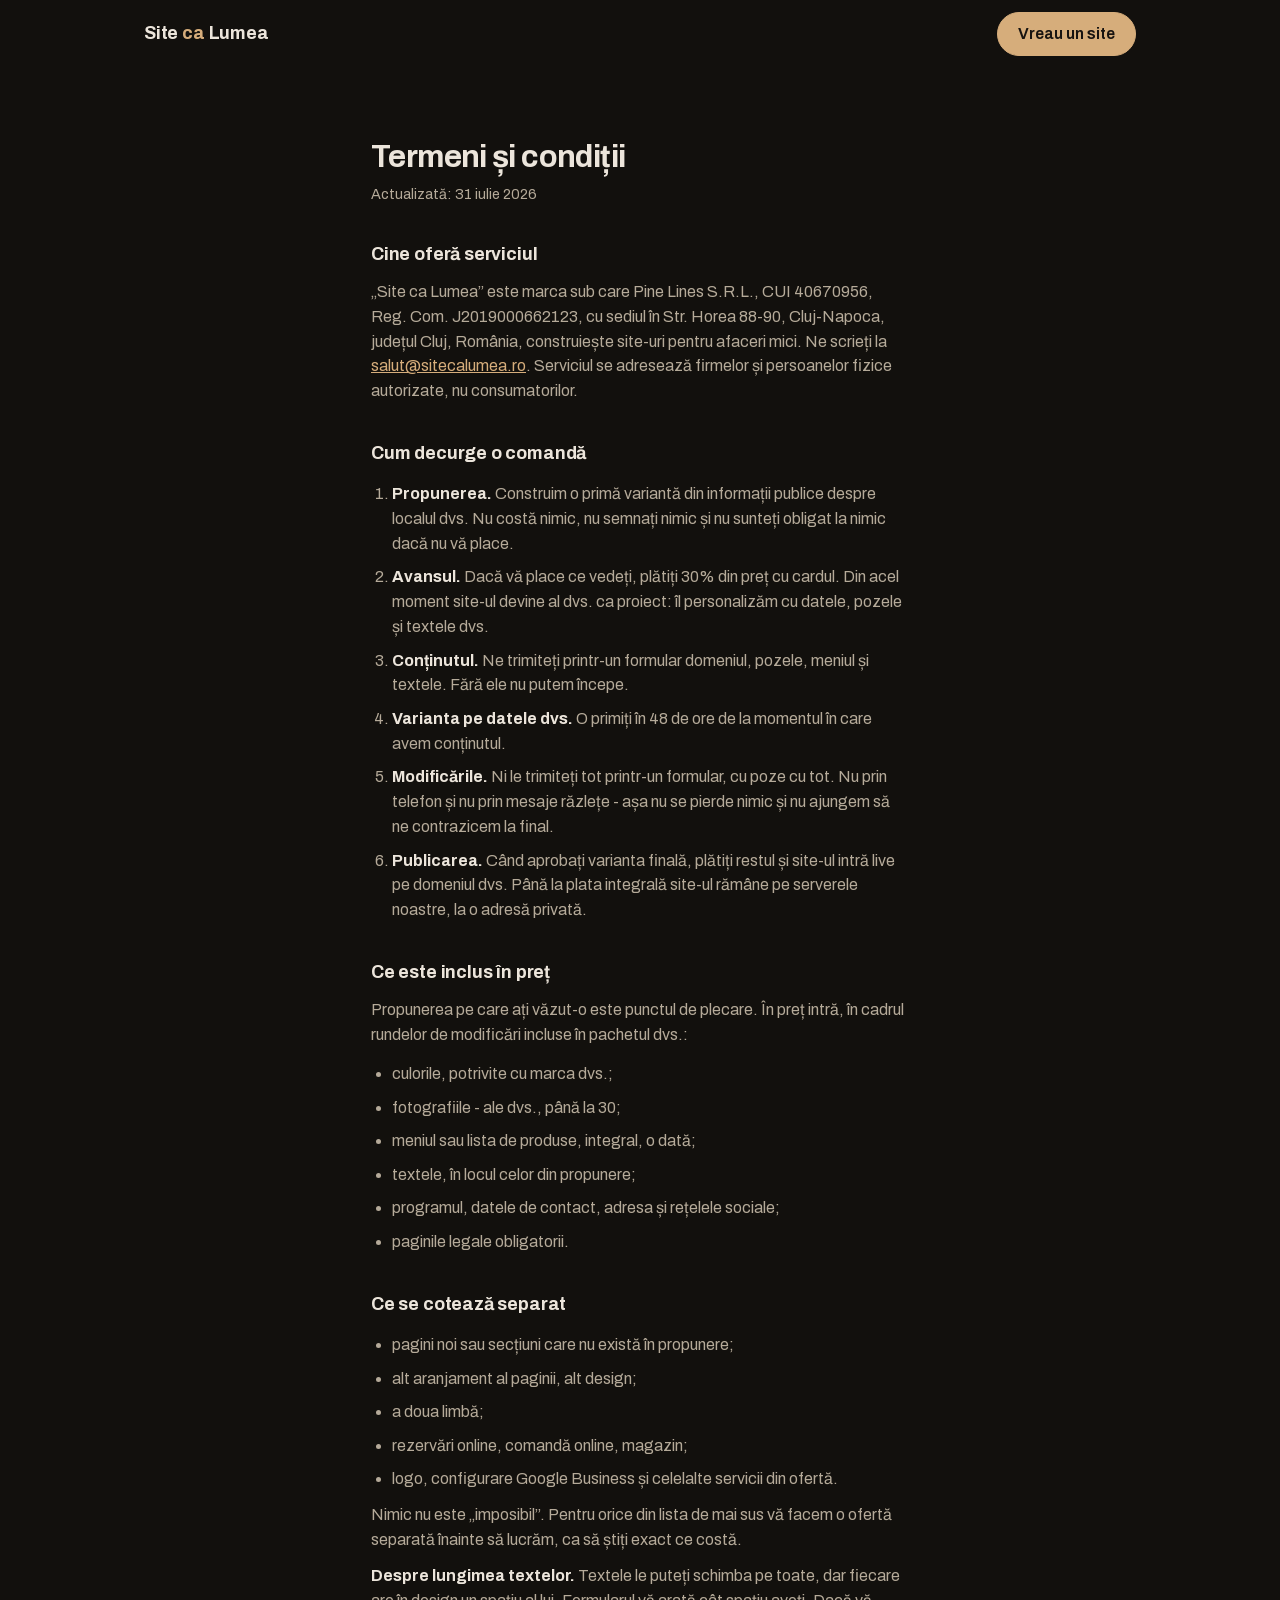
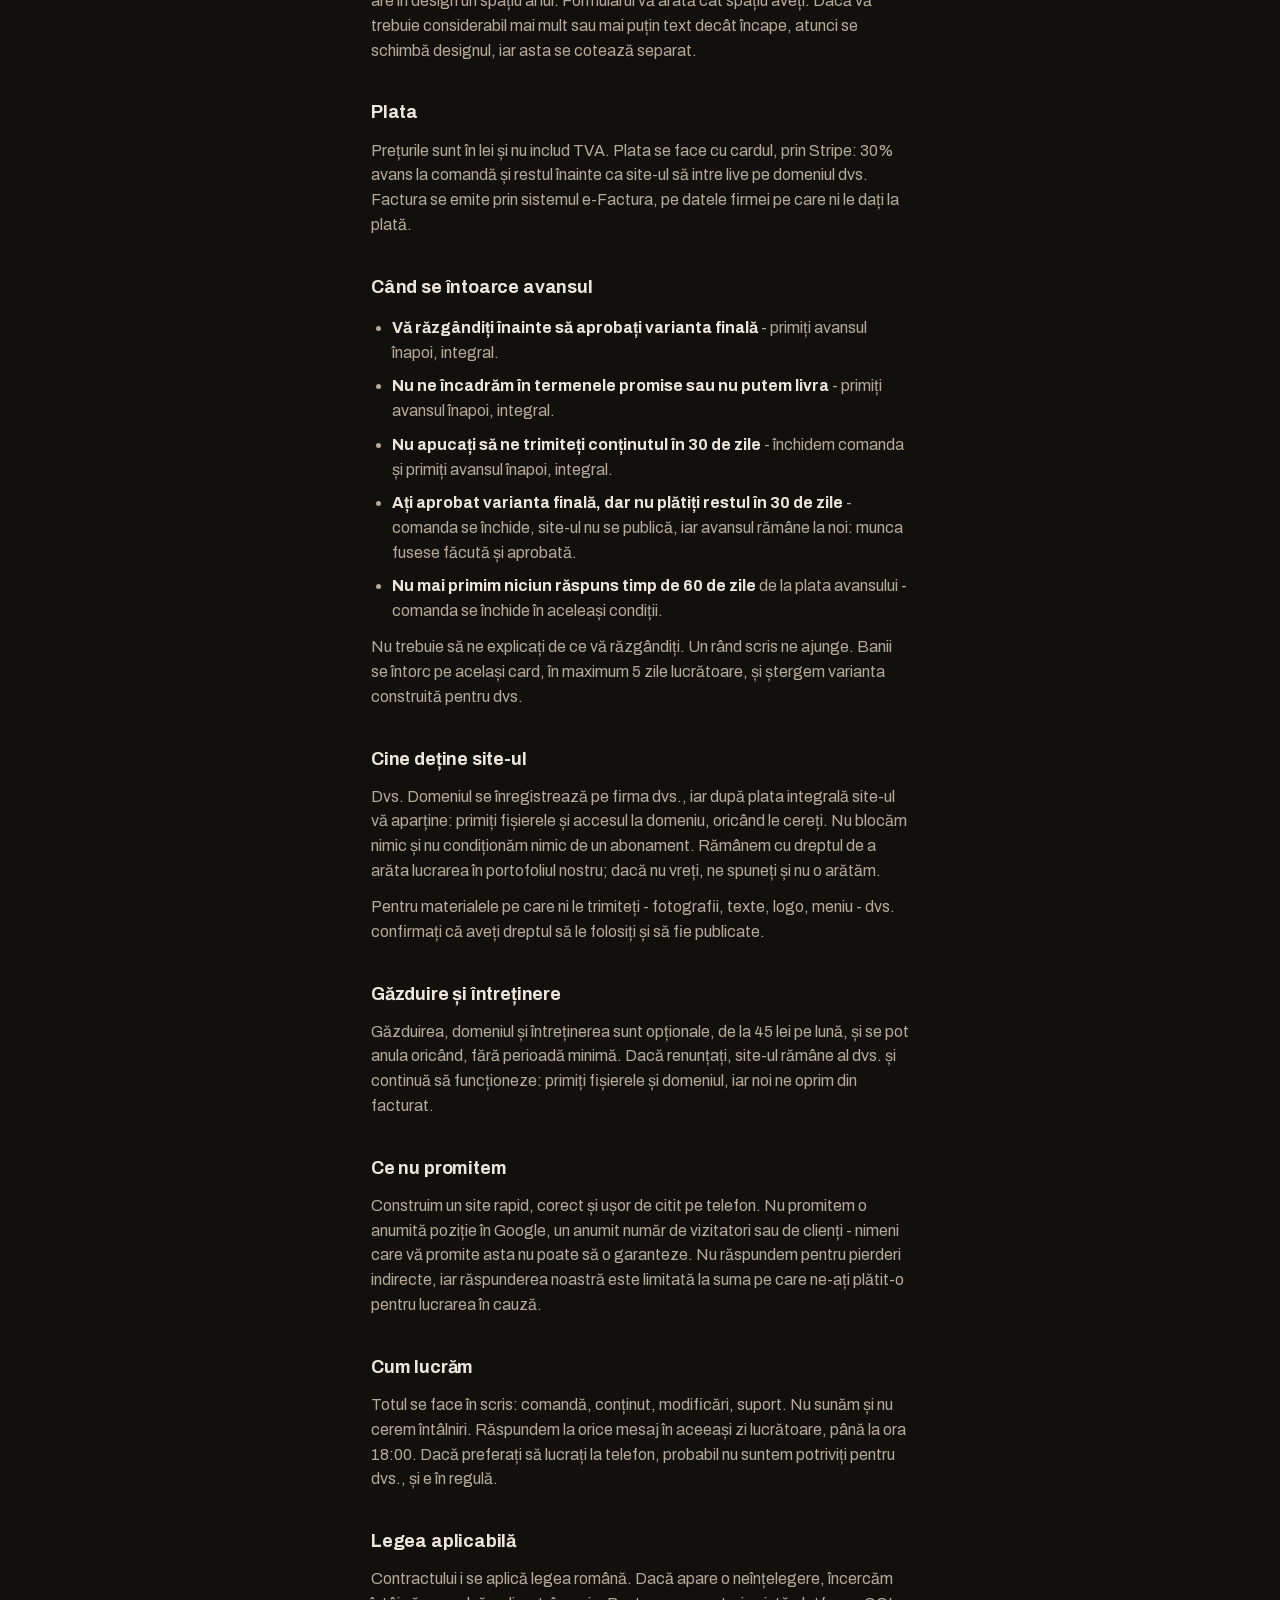
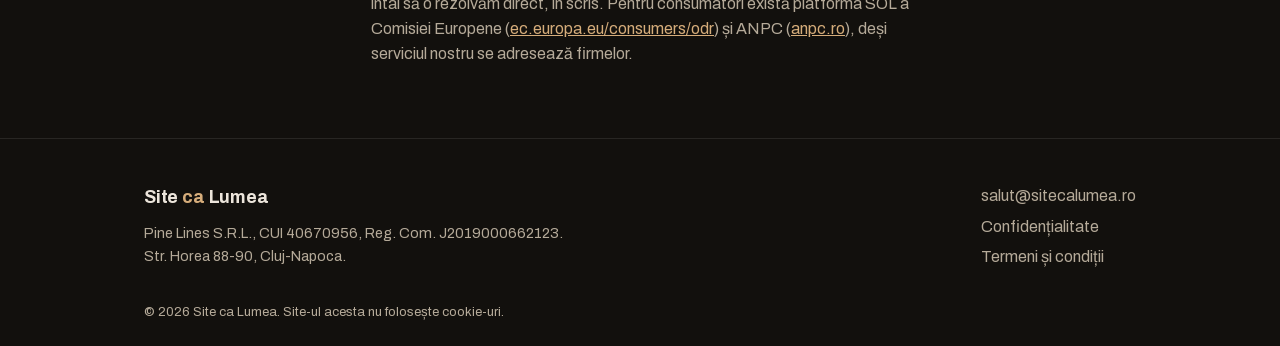
<file: termeni/index.html>
<!DOCTYPE html><html lang="ro"> <head><meta charset="utf-8"><meta name="viewport" content="width=device-width, initial-scale=1"><title>Termeni și condiții | Site ca Lumea</title><meta name="description" content="Ce include serviciul, ce costă separat, cum se plătește și când se întoarce avansul. Termenii serviciului Site ca Lumea."><link rel="canonical" href="https://sitecalumea.ro/termeni"><link rel="preload" href="/fonts/archivo-latin.woff2" as="font" type="font/woff2" crossorigin><link rel="icon" href="/favicon.svg" type="image/svg+xml"><meta property="og:type" content="website"><meta property="og:locale" content="ro_RO"><meta property="og:site_name" content="Site ca Lumea"><meta property="og:title" content="Termeni și condiții | Site ca Lumea"><meta property="og:description" content="Ce include serviciul, ce costă separat, cum se plătește și când se întoarce avansul. Termenii serviciului Site ca Lumea."><meta property="og:url" content="https://sitecalumea.ro/termeni"><script>
      document.documentElement.classList.add('js');
    </script><style>@font-face{font-family:Archivo;font-style:normal;font-weight:400 700;font-display:swap;src:url(/fonts/archivo-latin-ext.woff2) format("woff2");unicode-range:U+0100-02BA,U+02BD-02C5,U+02C7-02CC,U+02CE-02D7,U+02DD-02FF,U+0304,U+0308,U+0329,U+1D00-1DBF,U+1E00-1E9F,U+1EF2-1EFF,U+2020,U+20A0-20AB,U+20AD-20C0,U+2113,U+2C60-2C7F,U+A720-A7FF}@font-face{font-family:Archivo;font-style:normal;font-weight:400 700;font-display:swap;src:url(/fonts/archivo-latin.woff2) format("woff2");unicode-range:U+0000-00FF,U+0131,U+0152-0153,U+02BB-02BC,U+02C6,U+02DA,U+02DC,U+0304,U+0308,U+0329,U+2000-206F,U+20AC,U+2122,U+2191,U+2193,U+2212,U+2215,U+FEFF,U+FFFD}:root{--ink: #12100d;--ink-2: #171410;--ink-3: #1e1a15;--bone: #ece5db;--bone-dim: #b5aa99;--tan: #d6ad7b;--tan-ink: #171310;--hair: rgba(236, 229, 219, .1);--hair-tan: rgba(214, 173, 123, .22);--r-sm: 10px;--r-md: 16px;--t-hero: clamp(2.1rem, 3.4vw + 1rem, 3.5rem);--t-big: clamp(1.5rem, 1.1vw + 1.05rem, 2.05rem);--t-lead: 1.125rem;--t-body: 1rem;--wrap: 1120px;--pad: clamp(1.15rem, 5vw, 4.5rem)}*{margin:0;padding:0;box-sizing:border-box}html{scroll-behavior:smooth}body{font-family:Archivo,-apple-system,BlinkMacSystemFont,Segoe UI,Roboto,sans-serif;font-size:var(--t-body);line-height:1.55;background:var(--ink);color:var(--bone);overflow-x:clip;-webkit-font-smoothing:antialiased}img{display:block;max-width:100%}a{color:inherit}::selection{background:var(--tan);color:var(--tan-ink)}:focus-visible{outline:2px solid var(--tan);outline-offset:3px;border-radius:4px}.tan{color:var(--tan)}.wrap{max-width:var(--wrap);margin-inline:auto;padding-inline:var(--pad)}.section{padding-block:clamp(3rem,6.5vh,5rem)}.h2{font-size:var(--t-big);font-weight:700;letter-spacing:-.015em;line-height:1.14}.lead{font-size:var(--t-lead);color:var(--bone-dim);max-width:60ch;margin-top:.7rem}.btn{display:inline-block;font:inherit;font-weight:600;text-decoration:none;text-align:center;background:var(--tan);color:var(--tan-ink);border:1px solid var(--tan);cursor:pointer;border-radius:999px;padding:.78rem 1.6rem;white-space:nowrap;transition:background-color .15s ease,transform .15s ease}.btn:hover{background:#e4c093;border-color:#e4c093;transform:translateY(-1px)}.btn-ghost{background:transparent;color:var(--bone);border-color:var(--hair-tan)}.btn-ghost:hover{background:var(--ink-2);border-color:var(--tan);transform:translateY(-1px)}.skip{position:absolute;left:-9999px;top:0;z-index:20;background:var(--tan);color:var(--tan-ink);font-weight:600;padding:.6rem 1rem;border-radius:0 0 var(--r-sm) 0}.skip:focus{left:0}html.js .reveal{opacity:0;transform:translateY(18px);transition:opacity .6s ease,transform .6s ease}html.js .reveal.visible{opacity:1;transform:none}@media(prefers-reduced-motion:reduce){*,*:before,*:after{animation-duration:.01ms!important;animation-iteration-count:1!important;transition-duration:.01ms!important;scroll-behavior:auto!important}html.js .reveal{opacity:1!important;transform:none!important}}.footer[data-astro-cid-sz7xmlte]{border-top:1px solid var(--hair);padding-block:clamp(2rem,5vh,3rem) 1.5rem}.footer-inner[data-astro-cid-sz7xmlte]{display:flex;justify-content:space-between;align-items:flex-start;gap:1.5rem 2rem;flex-wrap:wrap}.wordmark[data-astro-cid-sz7xmlte]{font-weight:700;font-size:var(--t-lead);letter-spacing:-.01em;text-decoration:none}.wordmark[data-astro-cid-sz7xmlte] span[data-astro-cid-sz7xmlte]{color:var(--tan)}.footer-legal[data-astro-cid-sz7xmlte]{font-style:normal;color:var(--bone-dim);font-size:.9rem;margin-top:.6rem;line-height:1.6}.footer-meta[data-astro-cid-sz7xmlte]{display:flex;flex-direction:column;gap:.35rem;color:var(--bone-dim)}.footer-meta[data-astro-cid-sz7xmlte] a[data-astro-cid-sz7xmlte]{text-decoration:none;transition:color .15s ease}.footer-meta[data-astro-cid-sz7xmlte] a[data-astro-cid-sz7xmlte]:hover{color:var(--bone)}.footer-note[data-astro-cid-sz7xmlte]{color:var(--bone-dim);font-size:.82rem;margin-top:2rem}
.prose[data-astro-cid-scrb2tlx]{padding-block:clamp(2.5rem,8vh,5rem)}.prose[data-astro-cid-scrb2tlx] .wrap[data-astro-cid-scrb2tlx]{max-width:74ch}h1[data-astro-cid-scrb2tlx]{font-size:var(--t-big);font-weight:700;letter-spacing:-.02em;line-height:1.12}.updated[data-astro-cid-scrb2tlx]{color:var(--bone-dim);font-size:.9rem;margin-top:.5rem}h2[data-astro-cid-scrb2tlx]{font-size:var(--t-lead);font-weight:700;letter-spacing:-.01em;margin-top:2.25rem}p[data-astro-cid-scrb2tlx]{color:var(--bone-dim);margin-top:.7rem}p[data-astro-cid-scrb2tlx] strong[data-astro-cid-scrb2tlx]{color:var(--bone)}a[data-astro-cid-scrb2tlx]{color:var(--tan)}ol[data-astro-cid-scrb2tlx],ul[data-astro-cid-scrb2tlx]{color:var(--bone-dim);margin-top:.9rem;padding-left:1.3rem}li[data-astro-cid-scrb2tlx]{margin-top:.55rem}li[data-astro-cid-scrb2tlx] strong[data-astro-cid-scrb2tlx]{color:var(--bone)}
.nav[data-astro-cid-dmqpwcec]{position:relative;z-index:6;height:68px;display:flex;align-items:center;justify-content:space-between;gap:1rem;padding-inline:var(--pad);max-width:var(--wrap);margin-inline:auto}.nav-overlay[data-astro-cid-dmqpwcec]{position:absolute;top:0;left:50%;transform:translate(-50%);width:100%}.wordmark[data-astro-cid-dmqpwcec]{font-weight:700;font-size:var(--t-lead);letter-spacing:-.01em;text-decoration:none}.wordmark[data-astro-cid-dmqpwcec] span[data-astro-cid-dmqpwcec]{color:var(--tan)}.nav-overlay[data-astro-cid-dmqpwcec] .wordmark[data-astro-cid-dmqpwcec]{background:#12100deb;border:1px solid var(--hair);border-radius:999px;padding:.5rem 1.1rem}.nav-cta[data-astro-cid-dmqpwcec]{padding:.55rem 1.25rem}@media(max-width:720px){.nav[data-astro-cid-dmqpwcec]{height:60px}.nav-cta[data-astro-cid-dmqpwcec]{display:none}}
</style></head> <body> <a class="skip" href="#continut">Sari la conținut</a> <nav class="nav" aria-label="Navigare principală" data-astro-cid-dmqpwcec> <a class="wordmark" href="/" data-astro-cid-dmqpwcec>Site <span data-astro-cid-dmqpwcec>ca</span> Lumea</a> <a class="btn nav-cta" href="/#comanda" data-astro-cid-dmqpwcec>Vreau un site</a> </nav>   <main id="continut" class="prose" data-astro-cid-scrb2tlx> <div class="wrap" data-astro-cid-scrb2tlx> <h1 data-astro-cid-scrb2tlx>Termeni și condiții</h1> <p class="updated" data-astro-cid-scrb2tlx>Actualizată: 31 iulie 2026</p> <h2 data-astro-cid-scrb2tlx>Cine oferă serviciul</h2> <p data-astro-cid-scrb2tlx>
„Site ca Lumea” este marca sub care Pine Lines S.R.L., CUI 40670956,
Reg. Com. J2019000662123, cu sediul în Str. Horea 88-90, Cluj-Napoca, județul Cluj, România,
        construiește site-uri pentru afaceri mici. Ne scrieți la
<a href="mailto:salut@sitecalumea.ro" data-astro-cid-scrb2tlx>salut@sitecalumea.ro</a>. Serviciul se
        adresează firmelor și persoanelor fizice autorizate, nu consumatorilor.
</p> <h2 data-astro-cid-scrb2tlx>Cum decurge o comandă</h2> <ol data-astro-cid-scrb2tlx> <li data-astro-cid-scrb2tlx> <strong data-astro-cid-scrb2tlx>Propunerea.</strong> Construim o primă variantă din informații
          publice despre localul dvs. Nu costă nimic, nu semnați nimic și nu
          sunteți obligat la nimic dacă nu vă place.
</li> <li data-astro-cid-scrb2tlx> <strong data-astro-cid-scrb2tlx>Avansul.</strong> Dacă vă place ce vedeți, plătiți
30% din preț cu cardul. Din acel moment site-ul
          devine al dvs. ca proiect: îl personalizăm cu datele, pozele și
          textele dvs.
</li> <li data-astro-cid-scrb2tlx> <strong data-astro-cid-scrb2tlx>Conținutul.</strong> Ne trimiteți printr-un formular domeniul,
          pozele, meniul și textele. Fără ele nu putem începe.
</li> <li data-astro-cid-scrb2tlx> <strong data-astro-cid-scrb2tlx>Varianta pe datele dvs.</strong> O primiți în
48 de ore de la momentul în care avem conținutul.
</li> <li data-astro-cid-scrb2tlx> <strong data-astro-cid-scrb2tlx>Modificările.</strong> Ni le trimiteți tot printr-un formular,
          cu poze cu tot. Nu prin telefon și nu prin mesaje răzlețe - așa nu se
          pierde nimic și nu ajungem să ne contrazicem la final.
</li> <li data-astro-cid-scrb2tlx> <strong data-astro-cid-scrb2tlx>Publicarea.</strong> Când aprobați varianta finală, plătiți
          restul și site-ul intră live pe domeniul dvs. Până la plata integrală
          site-ul rămâne pe serverele noastre, la o adresă privată.
</li> </ol> <h2 data-astro-cid-scrb2tlx>Ce este inclus în preț</h2> <p data-astro-cid-scrb2tlx>
Propunerea pe care ați văzut-o este punctul de plecare. În preț intră,
        în cadrul rundelor de modificări incluse în pachetul dvs.:
</p> <ul data-astro-cid-scrb2tlx> <li data-astro-cid-scrb2tlx>culorile, potrivite cu marca dvs.;</li> <li data-astro-cid-scrb2tlx>fotografiile - ale dvs., până la 30;</li> <li data-astro-cid-scrb2tlx>meniul sau lista de produse, integral, o dată;</li> <li data-astro-cid-scrb2tlx>textele, în locul celor din propunere;</li> <li data-astro-cid-scrb2tlx>programul, datele de contact, adresa și rețelele sociale;</li> <li data-astro-cid-scrb2tlx>paginile legale obligatorii.</li> </ul> <h2 data-astro-cid-scrb2tlx>Ce se cotează separat</h2> <ul data-astro-cid-scrb2tlx> <li data-astro-cid-scrb2tlx>pagini noi sau secțiuni care nu există în propunere;</li> <li data-astro-cid-scrb2tlx>alt aranjament al paginii, alt design;</li> <li data-astro-cid-scrb2tlx>a doua limbă;</li> <li data-astro-cid-scrb2tlx>rezervări online, comandă online, magazin;</li> <li data-astro-cid-scrb2tlx>logo, configurare Google Business și celelalte servicii din ofertă.</li> </ul> <p data-astro-cid-scrb2tlx>
Nimic nu este „imposibil”. Pentru orice din lista de mai sus vă facem o
        ofertă separată înainte să lucrăm, ca să știți exact ce costă.
</p> <p data-astro-cid-scrb2tlx> <strong data-astro-cid-scrb2tlx>Despre lungimea textelor.</strong> Textele le puteți schimba pe
        toate, dar fiecare are în design un spațiu al lui. Formularul vă arată
        cât spațiu aveți. Dacă vă trebuie considerabil mai mult sau mai puțin
        text decât încape, atunci se schimbă designul, iar asta se cotează
        separat.
</p> <h2 data-astro-cid-scrb2tlx>Plata</h2> <p data-astro-cid-scrb2tlx>
Prețurile sunt în lei și nu includ TVA. Plata se face cu cardul, prin
        Stripe: 30% avans la comandă și restul înainte ca
        site-ul să intre live pe domeniul dvs. Factura se emite prin sistemul
        e-Factura, pe datele firmei pe care ni le dați la plată.
</p> <h2 data-astro-cid-scrb2tlx>Când se întoarce avansul</h2> <ul data-astro-cid-scrb2tlx> <li data-astro-cid-scrb2tlx> <strong data-astro-cid-scrb2tlx>Vă răzgândiți înainte să aprobați varianta finală</strong> -
          primiți avansul înapoi, integral.
</li> <li data-astro-cid-scrb2tlx> <strong data-astro-cid-scrb2tlx>Nu ne încadrăm în termenele promise sau nu putem livra</strong>
- primiți avansul înapoi, integral.
</li> <li data-astro-cid-scrb2tlx> <strong data-astro-cid-scrb2tlx>Nu apucați să ne trimiteți conținutul în 30 de zile</strong> -
          închidem comanda și primiți avansul înapoi, integral.
</li> <li data-astro-cid-scrb2tlx> <strong data-astro-cid-scrb2tlx>Ați aprobat varianta finală, dar nu plătiți restul în 30 de
          zile</strong> - comanda se închide, site-ul nu se publică, iar avansul
          rămâne la noi: munca fusese făcută și aprobată.
</li> <li data-astro-cid-scrb2tlx> <strong data-astro-cid-scrb2tlx>Nu mai primim niciun răspuns timp de 60 de zile</strong> de la
          plata avansului - comanda se închide în aceleași condiții.
</li> </ul> <p data-astro-cid-scrb2tlx>
Nu trebuie să ne explicați de ce vă răzgândiți. Un rând scris ne ajunge.
        Banii se întorc pe același card, în maximum 5 zile lucrătoare, și
        ștergem varianta construită pentru dvs.
</p> <h2 data-astro-cid-scrb2tlx>Cine deține site-ul</h2> <p data-astro-cid-scrb2tlx>
Dvs. Domeniul se înregistrează pe firma dvs., iar după plata integrală
        site-ul vă aparține: primiți fișierele și accesul la domeniu, oricând le
        cereți. Nu blocăm nimic și nu condiționăm nimic de un abonament.
        Rămânem cu dreptul de a arăta lucrarea în portofoliul nostru; dacă nu
        vreți, ne spuneți și nu o arătăm.
</p> <p data-astro-cid-scrb2tlx>
Pentru materialele pe care ni le trimiteți - fotografii, texte, logo,
        meniu - dvs. confirmați că aveți dreptul să le folosiți și să fie
        publicate.
</p> <h2 data-astro-cid-scrb2tlx>Găzduire și întreținere</h2> <p data-astro-cid-scrb2tlx>
Găzduirea, domeniul și întreținerea sunt opționale, de la
45 lei pe lună, și se pot anula oricând, fără perioadă
        minimă. Dacă renunțați, site-ul rămâne al dvs. și continuă să
        funcționeze: primiți fișierele și domeniul, iar noi ne oprim din
        facturat.
</p> <h2 data-astro-cid-scrb2tlx>Ce nu promitem</h2> <p data-astro-cid-scrb2tlx>
Construim un site rapid, corect și ușor de citit pe telefon. Nu promitem
        o anumită poziție în Google, un anumit număr de vizitatori sau de
        clienți - nimeni care vă promite asta nu poate să o garanteze. Nu
        răspundem pentru pierderi indirecte, iar răspunderea noastră este
        limitată la suma pe care ne-ați plătit-o pentru lucrarea în cauză.
</p> <h2 data-astro-cid-scrb2tlx>Cum lucrăm</h2> <p data-astro-cid-scrb2tlx>
Totul se face în scris: comandă, conținut, modificări, suport. Nu sunăm
        și nu cerem întâlniri. Răspundem la orice mesaj în aceeași zi lucrătoare,
        până la ora 18:00. Dacă preferați să lucrați la telefon, probabil nu
        suntem potriviți pentru dvs., și e în regulă.
</p> <h2 data-astro-cid-scrb2tlx>Legea aplicabilă</h2> <p data-astro-cid-scrb2tlx>
Contractului i se aplică legea română. Dacă apare o neînțelegere,
        încercăm întâi să o rezolvăm direct, în scris. Pentru consumatori există
        platforma SOL a Comisiei Europene
        (<a href="https://ec.europa.eu/consumers/odr" rel="noopener" data-astro-cid-scrb2tlx>ec.europa.eu/consumers/odr</a>)
        și ANPC (<a href="https://anpc.ro" rel="noopener" data-astro-cid-scrb2tlx>anpc.ro</a>), deși
        serviciul nostru se adresează firmelor.
</p> </div> </main>  <footer class="footer" data-astro-cid-sz7xmlte> <div class="wrap footer-inner" data-astro-cid-sz7xmlte> <div class="footer-brand" data-astro-cid-sz7xmlte> <a class="wordmark" href="/" data-astro-cid-sz7xmlte>Site <span data-astro-cid-sz7xmlte>ca</span> Lumea</a> <address class="footer-legal" data-astro-cid-sz7xmlte> Pine Lines S.R.L., CUI 40670956, Reg. Com. J2019000662123.<br data-astro-cid-sz7xmlte> Str. Horea 88-90, Cluj-Napoca.
</address> </div> <div class="footer-meta" data-astro-cid-sz7xmlte> <a href="mailto:salut@sitecalumea.ro" data-astro-cid-sz7xmlte>salut@sitecalumea.ro</a>  <a href="/confidentialitate" data-astro-cid-sz7xmlte>Confidențialitate</a> <a href="/termeni" data-astro-cid-sz7xmlte>Termeni și condiții</a> </div> </div> <p class="wrap footer-note" data-astro-cid-sz7xmlte>© 2026 Site ca Lumea. Site-ul acesta nu folosește cookie-uri.</p> </footer>  <script>
      // Scroll reveals. IntersectionObserver only, never a scroll listener.
      (function () {
        var els = document.querySelectorAll('.reveal');
        if (!els.length || !('IntersectionObserver' in window)) return;
        var io = new IntersectionObserver(
          function (entries) {
            entries.forEach(function (e) {
              if (!e.isIntersecting) return;
              e.target.classList.add('visible');
              io.unobserve(e.target);
            });
          },
          { threshold: 0.12 }
        );
        els.forEach(function (el) {
          io.observe(el);
        });
      })();
    </script> <script defer src="https://static.cloudflareinsights.com/beacon.min.js" data-cf-beacon="{&#34;token&#34;: &#34;8680325dc5b34addb9d35ef72ff3f732&#34;}"></script> </body> </html>
</file>
<file: _astro/index.C2HEy5v2.css>
.hero[data-astro-cid-spxqgxvg]{position:relative;min-height:100dvh;overflow:hidden;background:var(--ink);display:flex;align-items:center}.wall[data-astro-cid-spxqgxvg]{position:absolute;inset:0;overflow:hidden}.wall-track[data-astro-cid-spxqgxvg]{display:flex;height:100%;width:max-content}.wall-set[data-astro-cid-spxqgxvg]{display:flex;height:100%;flex:none}html.js .wall-track[data-astro-cid-spxqgxvg]{animation:wall-pan 110s linear infinite;will-change:transform;backface-visibility:hidden;transform:translateZ(0)}html.js .hero[data-astro-cid-spxqgxvg].pan-paused .wall-track[data-astro-cid-spxqgxvg]{animation-play-state:paused}@keyframes wall-pan{0%{transform:translate(0)}to{transform:translate(-50%)}}.cluster[data-astro-cid-spxqgxvg]{--cw: clamp(400px, 44vw, 660px);position:relative;height:100%;flex:none;margin-right:clamp(28px,3vw,56px)}.cluster-a[data-astro-cid-spxqgxvg]{width:calc(var(--cw) * 1.1)}.cluster-b[data-astro-cid-spxqgxvg]{width:calc(var(--cw) * .95)}.cluster-c[data-astro-cid-spxqgxvg]{width:var(--cw)}.shot[data-astro-cid-spxqgxvg]{position:absolute;border-radius:var(--r-sm);overflow:hidden;border:1px solid var(--hair);box-shadow:0 32px 80px -28px #000000a6;background:var(--ink-2)}.shot[data-astro-cid-spxqgxvg] img[data-astro-cid-spxqgxvg]{width:100%;height:100%;object-fit:cover;object-position:50% 0%}.phone[data-astro-cid-spxqgxvg]{position:absolute;border-radius:26px;border:3px solid var(--ink-3);background:var(--ink-2);padding:7px;box-shadow:0 32px 80px -28px #000000b3}.phone-screen[data-astro-cid-spxqgxvg]{border-radius:17px;overflow:hidden;aspect-ratio:9 / 19}.phone-screen[data-astro-cid-spxqgxvg] img[data-astro-cid-spxqgxvg]{width:100%;height:100%;object-fit:cover;object-position:50% 0%}.a-1[data-astro-cid-spxqgxvg]{width:78%;aspect-ratio:16/10;top:8%;left:2%;transform:rotate(-1.5deg);z-index:1}.a-2[data-astro-cid-spxqgxvg]{width:55%;aspect-ratio:16/10;top:57%;left:30%;transform:rotate(1.2deg);z-index:2}.a-3[data-astro-cid-spxqgxvg]{width:25%;top:22%;left:73%;transform:rotate(1.8deg);z-index:3}.b-1[data-astro-cid-spxqgxvg]{width:80%;aspect-ratio:16/10;top:5%;left:12%;transform:rotate(1deg);z-index:1}.b-2[data-astro-cid-spxqgxvg]{width:60%;aspect-ratio:16/10;top:55%;left:0;transform:rotate(-1.4deg);z-index:2}.b-3[data-astro-cid-spxqgxvg]{width:26%;top:34%;left:67%;transform:rotate(-1.6deg);z-index:3}.c-1[data-astro-cid-spxqgxvg]{width:76%;aspect-ratio:16/10;top:11%;left:20%;transform:rotate(1.4deg);z-index:1}.c-2[data-astro-cid-spxqgxvg]{width:62%;aspect-ratio:16/10;top:58%;left:4%;transform:rotate(-1.5deg);z-index:2}@media(min-width:721px){.hero[data-astro-cid-spxqgxvg].compact .wall-veil[data-astro-cid-spxqgxvg]{background:linear-gradient(90deg,#12100df0,#12100de0 34%,#12100d9e 58%,#12100d8c),linear-gradient(180deg,#12100dd1,#12100d94 26%,#12100d99 68%,#12100de6)}}.wall-veil[data-astro-cid-spxqgxvg]{position:absolute;inset:0;pointer-events:none;background:linear-gradient(180deg,#12100dc7,#12100d80 28% 60%,#12100ddb),radial-gradient(120% 80% at 50% 50%,#12100d80,#12100d00 64%)}.hero-panel[data-astro-cid-spxqgxvg]{position:relative;z-index:5;max-width:var(--wrap);margin-inline:auto;padding-inline:var(--pad);width:100%}.wall-toggle[data-astro-cid-spxqgxvg]{position:absolute;z-index:6;right:var(--pad);bottom:1.5rem;width:42px;height:42px;border-radius:999px;border:1px solid var(--hair);background:#12100de6;color:var(--bone);cursor:pointer;display:flex;align-items:center;justify-content:center;transition:border-color .15s ease}.wall-toggle[data-astro-cid-spxqgxvg]:hover{border-color:var(--tan)}.wall-toggle[data-astro-cid-spxqgxvg] svg[data-astro-cid-spxqgxvg]{width:13px;height:13px;fill:currentColor}.icon-play[data-astro-cid-spxqgxvg]{display:none}.pan-paused[data-astro-cid-spxqgxvg] .icon-play[data-astro-cid-spxqgxvg]{display:block}.pan-paused[data-astro-cid-spxqgxvg] .icon-pause[data-astro-cid-spxqgxvg]{display:none}@media(max-width:720px){.hero[data-astro-cid-spxqgxvg]{min-height:auto;display:block;padding-bottom:2rem}.cluster[data-astro-cid-spxqgxvg]{--cw: clamp(300px, 88vw, 400px)}.wall[data-astro-cid-spxqgxvg]{position:relative;height:30vh;min-height:190px}.hero[data-astro-cid-spxqgxvg].compact .wall[data-astro-cid-spxqgxvg]{height:19vh;min-height:132px}.hero-panel[data-astro-cid-spxqgxvg]{margin-top:clamp(1.5rem,5vw,2.5rem)}.wall-toggle[data-astro-cid-spxqgxvg]{display:none}}@media(prefers-reduced-motion:reduce){html.js .wall-track[data-astro-cid-spxqgxvg]{animation:none}.wall-toggle[data-astro-cid-spxqgxvg]{display:none}}.grid[data-astro-cid-szoxjj3c]{list-style:none;display:grid;grid-template-columns:repeat(4,1fr);gap:clamp(.9rem,1.8vw,1.4rem);margin-top:clamp(1.75rem,4vh,2.5rem)}@media(max-width:1000px){.grid[data-astro-cid-szoxjj3c]{grid-template-columns:repeat(3,1fr)}}@media(max-width:700px){.grid[data-astro-cid-szoxjj3c]{grid-template-columns:repeat(2,1fr)}}.cap-shot[data-astro-cid-szoxjj3c]{border-radius:var(--r-md);overflow:hidden;border:1px solid var(--hair);background:var(--ink-2);box-shadow:0 24px 60px -34px #000000b3;aspect-ratio:16 / 10}.cap-shot[data-astro-cid-szoxjj3c] img[data-astro-cid-szoxjj3c]{width:100%;height:100%;object-fit:cover;object-position:50% 0%}figcaption[data-astro-cid-szoxjj3c]{margin-top:.6rem;display:flex;flex-direction:column;gap:.1rem}.cap-name[data-astro-cid-szoxjj3c]{font-weight:600;font-size:.95rem;line-height:1.3}.cap-note[data-astro-cid-szoxjj3c]{color:var(--bone-dim);font-size:.84rem}.faq-list[data-astro-cid-z6gx6xcw]{margin-top:clamp(1.25rem,3vh,1.75rem);border-top:1px solid var(--hair);max-width:76ch}.faq-item[data-astro-cid-z6gx6xcw]{border-bottom:1px solid var(--hair)}summary[data-astro-cid-z6gx6xcw]{display:flex;align-items:center;justify-content:space-between;gap:1.5rem;padding:1.05rem 0;cursor:pointer;font-weight:600;font-size:var(--t-lead);letter-spacing:-.01em;list-style:none;transition:color .15s ease}summary[data-astro-cid-z6gx6xcw]::-webkit-details-marker{display:none}summary[data-astro-cid-z6gx6xcw]:hover{color:var(--tan)}.chev[data-astro-cid-z6gx6xcw]{width:16px;height:16px;flex:none;color:var(--tan);transition:transform .2s ease}details[data-astro-cid-z6gx6xcw][open] .chev[data-astro-cid-z6gx6xcw]{transform:rotate(180deg)}.faq-item[data-astro-cid-z6gx6xcw] p[data-astro-cid-z6gx6xcw]{color:var(--bone-dim);max-width:62ch;padding-bottom:1.15rem;margin-top:-.15rem}.faq-item[data-astro-cid-z6gx6xcw] a{color:var(--tan)}.order-form[data-astro-cid-emris2kd]{background:var(--ink-2);border:1px solid var(--hair-tan);border-radius:var(--r-md);padding:clamp(1.4rem,3vw,2.25rem);max-width:560px}.form-title[data-astro-cid-emris2kd]{font-size:var(--t-big);font-weight:700;letter-spacing:-.015em;line-height:1.15}.form-blurb[data-astro-cid-emris2kd]{color:var(--bone-dim);margin-top:.5rem;max-width:42ch}.field[data-astro-cid-emris2kd]{display:flex;flex-direction:column;gap:.3rem;margin-top:1rem}label[data-astro-cid-emris2kd]{font-size:.88rem;font-weight:600;color:var(--bone)}.opt[data-astro-cid-emris2kd]{color:var(--bone-dim);font-weight:400}input[data-astro-cid-emris2kd]{font:inherit;color:var(--bone);background:#0f0d0a;border:1px solid rgba(236,229,219,.28);border-radius:var(--r-sm);padding:.7rem .8rem;width:100%;transition:border-color .15s ease}input[data-astro-cid-emris2kd]:hover{border-color:#ece5db73}input[data-astro-cid-emris2kd]:focus-visible{outline:2px solid var(--tan);outline-offset:2px;border-color:var(--tan)}.hint[data-astro-cid-emris2kd]{font-size:.78rem;color:var(--bone-dim)}.trap[data-astro-cid-emris2kd]{position:absolute;left:-9999px;width:1px;height:1px;overflow:hidden}.form-submit[data-astro-cid-emris2kd]{width:100%;margin-top:1.4rem;padding-block:.9rem;font-size:var(--t-lead)}.form-foot[data-astro-cid-emris2kd]{font-size:.85rem;color:var(--bone-dim);margin-top:.8rem;text-align:center}.form-error[data-astro-cid-emris2kd]{font-size:.9rem;color:var(--bone);background:#d6ad7b1f;border:1px solid var(--hair-tan);border-radius:var(--r-sm);padding:.7rem .85rem;margin-top:.8rem}.sticky-cta[data-astro-cid-544d75lg]{display:none}@media(max-width:720px){.sticky-cta[data-astro-cid-544d75lg]{position:fixed;z-index:10;left:0;right:0;bottom:0;display:flex;align-items:center;justify-content:space-between;gap:1rem;padding:.7rem clamp(1rem,4vw,1.5rem);padding-bottom:calc(.7rem + env(safe-area-inset-bottom,0px));background:#0f0d0af5;border-top:1px solid var(--hair-tan);transform:translateY(110%);transition:transform .25s ease}.sticky-cta[data-astro-cid-544d75lg].visible{transform:none}.sticky-note[data-astro-cid-544d75lg]{font-size:.85rem;color:var(--bone-dim);line-height:1.3}.sticky-cta[data-astro-cid-544d75lg] .btn[data-astro-cid-544d75lg]{padding:.65rem 1.2rem;flex:none}body{padding-bottom:4.5rem}}@media(prefers-reduced-motion:reduce){.sticky-cta[data-astro-cid-544d75lg]{transition:none}}
</file>
